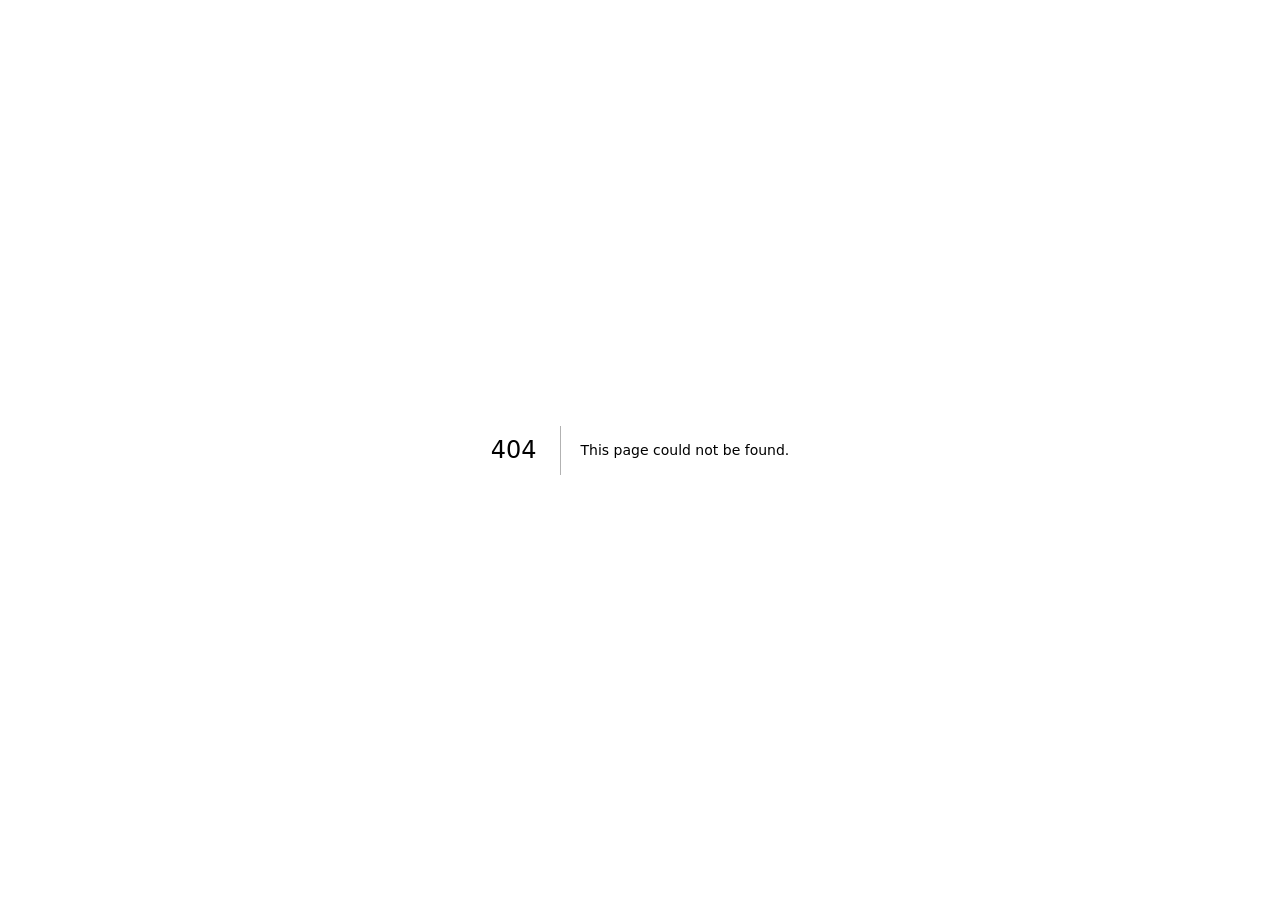
<file: 404/index.html>
<!DOCTYPE html><html lang="en" data-theme="dark" class="poppins_32f0979a-module__Bcd9Ka__variable h-full antialiased"><head><meta charSet="utf-8"/><meta name="viewport" content="width=device-width, initial-scale=1"/><link rel="stylesheet" href="/_next/static/chunks/3d_babm_mywol.css" data-precedence="next"/><link rel="preload" as="script" fetchPriority="low" href="/_next/static/chunks/2iho8jepmwwua.js"/><script src="/_next/static/chunks/3z524g4q0o21c.js" async=""></script><script src="/_next/static/chunks/3j9pm5otqxm82.js" async=""></script><script src="/_next/static/chunks/3_wzzulr35vev.js" async=""></script><script src="/_next/static/chunks/27jktro2p5rq9.js" async=""></script><script src="/_next/static/chunks/turbopack-0gem0s4x8534s.js" async=""></script><script src="/_next/static/chunks/0gnvn3o3om-96.js" async=""></script><script src="/_next/static/chunks/0vc3jbe3p5wmc.js" async=""></script><script src="/_next/static/chunks/2mveks7noepxi.js" async=""></script><script src="/_next/static/chunks/14mrh2-p_w84d.js" async=""></script><link rel="preload" href="https://www.googletagmanager.com/gtag/js?id=G-P5Y8QFQ384" as="script"/><meta name="robots" content="noindex"/><meta name="next-size-adjust" content=""/><title>404: This page could not be found.</title><title>Bikila Habtamu — Graphic Designer</title><meta name="description" content="Portfolio of Bikila Habtamu, Senior Graphic Designer at TOP Water Ethiopia."/><link rel="shortcut icon" href="/iambikilafavicon.svg"/><link rel="icon" href="/favicon.ico?favicon.1s5e18v7mxae5.ico" sizes="256x256" type="image/x-icon"/><link rel="icon" href="/iambikilafavicon.svg" type="image/svg+xml"/><script>
  try {
    var mobile = window.matchMedia("(max-width: 639px)").matches;
    var t = mobile
      ? (window.matchMedia("(prefers-color-scheme: light)").matches ? "light" : "dark")
      : localStorage.getItem("theme");
    document.documentElement.setAttribute(
      "data-theme",
      t === "light" ? "light" : "dark"
    );
  } catch (e) {}
</script><script src="/_next/static/chunks/0cz1d0mv5g_q7.js" noModule=""></script></head><body class="min-h-full flex flex-col"><div hidden=""><!--$--><!--/$--></div><div style="font-family:system-ui,&quot;Segoe UI&quot;,Roboto,Helvetica,Arial,sans-serif,&quot;Apple Color Emoji&quot;,&quot;Segoe UI Emoji&quot;;height:100vh;text-align:center;display:flex;flex-direction:column;align-items:center;justify-content:center"><div><style>body{color:#000;background:#fff;margin:0}.next-error-h1{border-right:1px solid rgba(0,0,0,.3)}@media (prefers-color-scheme:dark){body{color:#fff;background:#000}.next-error-h1{border-right:1px solid rgba(255,255,255,.3)}}</style><h1 class="next-error-h1" style="display:inline-block;margin:0 20px 0 0;padding:0 23px 0 0;font-size:24px;font-weight:500;vertical-align:top;line-height:49px">404</h1><div style="display:inline-block"><h2 style="font-size:14px;font-weight:400;line-height:49px;margin:0">This page could not be found.</h2></div></div></div><!--$--><!--/$--><div class="CustomCursor-module__sVm76G__glow" aria-hidden="true"></div><div class="CustomCursor-module__sVm76G__dot" aria-hidden="true"></div><script src="/_next/static/chunks/2iho8jepmwwua.js" id="_R_" async=""></script><script>(self.__next_f=self.__next_f||[]).push([0])</script><script>self.__next_f.push([1,"1:\"$Sreact.fragment\"\n2:I[39756,[\"/_next/static/chunks/0gnvn3o3om-96.js\",\"/_next/static/chunks/0vc3jbe3p5wmc.js\",\"/_next/static/chunks/2mveks7noepxi.js\",\"/_next/static/chunks/14mrh2-p_w84d.js\"],\"default\"]\n3:I[37457,[\"/_next/static/chunks/0gnvn3o3om-96.js\",\"/_next/static/chunks/0vc3jbe3p5wmc.js\",\"/_next/static/chunks/2mveks7noepxi.js\",\"/_next/static/chunks/14mrh2-p_w84d.js\"],\"default\"]\n4:I[51461,[\"/_next/static/chunks/0gnvn3o3om-96.js\",\"/_next/static/chunks/0vc3jbe3p5wmc.js\",\"/_next/static/chunks/2mveks7noepxi.js\",\"/_next/static/chunks/14mrh2-p_w84d.js\"],\"SmoothScroll\"]\n5:I[38100,[\"/_next/static/chunks/0gnvn3o3om-96.js\",\"/_next/static/chunks/0vc3jbe3p5wmc.js\",\"/_next/static/chunks/2mveks7noepxi.js\",\"/_next/static/chunks/14mrh2-p_w84d.js\"],\"CustomCursor\"]\n6:I[54576,[\"/_next/static/chunks/0gnvn3o3om-96.js\",\"/_next/static/chunks/0vc3jbe3p5wmc.js\",\"/_next/static/chunks/2mveks7noepxi.js\",\"/_next/static/chunks/14mrh2-p_w84d.js\"],\"GoogleAnalytics\"]\n7:I[97367,[\"/_next/static/chunks/0gnvn3o3om-96.js\",\"/_next/static/chunks/0vc3jbe3p5wmc.js\",\"/_next/static/chunks/2mveks7noepxi.js\",\"/_next/static/chunks/14mrh2-p_w84d.js\"],\"OutletBoundary\"]\n8:\"$Sreact.suspense\"\nb:I[97367,[\"/_next/static/chunks/0gnvn3o3om-96.js\",\"/_next/static/chunks/0vc3jbe3p5wmc.js\",\"/_next/static/chunks/2mveks7noepxi.js\",\"/_next/static/chunks/14mrh2-p_w84d.js\"],\"ViewportBoundary\"]\nd:I[97367,[\"/_next/static/chunks/0gnvn3o3om-96.js\",\"/_next/static/chunks/0vc3jbe3p5wmc.js\",\"/_next/static/chunks/2mveks7noepxi.js\",\"/_next/static/chunks/14mrh2-p_w84d.js\"],\"MetadataBoundary\"]\nf:I[68027,[\"/_next/static/chunks/0gnvn3o3om-96.js\",\"/_next/static/chunks/0vc3jbe3p5wmc.js\",\"/_next/static/chunks/2mveks7noepxi.js\",\"/_next/static/chunks/14mrh2-p_w84d.js\"],\"default\",1]\n:HL[\"/_next/static/chunks/3d_babm_mywol.css\",\"style\"]\n"])</script><script>self.__next_f.push([1,"0:{\"P\":null,\"c\":[\"\",\"_not-found\",\"\"],\"q\":\"\",\"i\":false,\"f\":[[[\"\",{\"children\":[\"/_not-found\",{\"children\":[\"__PAGE__\",{}]}]},\"$undefined\",\"$undefined\",16],[[\"$\",\"$1\",\"c\",{\"children\":[[[\"$\",\"link\",\"0\",{\"rel\":\"stylesheet\",\"href\":\"/_next/static/chunks/3d_babm_mywol.css\",\"precedence\":\"next\",\"crossOrigin\":\"$undefined\",\"nonce\":\"$undefined\"}],[\"$\",\"script\",\"script-0\",{\"src\":\"/_next/static/chunks/0gnvn3o3om-96.js\",\"async\":true,\"nonce\":\"$undefined\"}],[\"$\",\"script\",\"script-1\",{\"src\":\"/_next/static/chunks/0vc3jbe3p5wmc.js\",\"async\":true,\"nonce\":\"$undefined\"}],[\"$\",\"script\",\"script-2\",{\"src\":\"/_next/static/chunks/2mveks7noepxi.js\",\"async\":true,\"nonce\":\"$undefined\"}],[\"$\",\"script\",\"script-3\",{\"src\":\"/_next/static/chunks/14mrh2-p_w84d.js\",\"async\":true,\"nonce\":\"$undefined\"}]],[\"$\",\"html\",null,{\"lang\":\"en\",\"data-theme\":\"dark\",\"suppressHydrationWarning\":true,\"className\":\"poppins_32f0979a-module__Bcd9Ka__variable h-full antialiased\",\"children\":[[\"$\",\"head\",null,{\"children\":[\"$\",\"script\",null,{\"dangerouslySetInnerHTML\":{\"__html\":\"\\n  try {\\n    var mobile = window.matchMedia(\\\"(max-width: 639px)\\\").matches;\\n    var t = mobile\\n      ? (window.matchMedia(\\\"(prefers-color-scheme: light)\\\").matches ? \\\"light\\\" : \\\"dark\\\")\\n      : localStorage.getItem(\\\"theme\\\");\\n    document.documentElement.setAttribute(\\n      \\\"data-theme\\\",\\n      t === \\\"light\\\" ? \\\"light\\\" : \\\"dark\\\"\\n    );\\n  } catch (e) {}\\n\"}}]}],[\"$\",\"body\",null,{\"className\":\"min-h-full flex flex-col\",\"children\":[[\"$\",\"$L2\",null,{\"parallelRouterKey\":\"children\",\"error\":\"$undefined\",\"errorStyles\":\"$undefined\",\"errorScripts\":\"$undefined\",\"template\":[\"$\",\"$L3\",null,{}],\"templateStyles\":\"$undefined\",\"templateScripts\":\"$undefined\",\"notFound\":[[[\"$\",\"title\",null,{\"children\":\"404: This page could not be found.\"}],[\"$\",\"div\",null,{\"style\":{\"fontFamily\":\"system-ui,\\\"Segoe UI\\\",Roboto,Helvetica,Arial,sans-serif,\\\"Apple Color Emoji\\\",\\\"Segoe UI Emoji\\\"\",\"height\":\"100vh\",\"textAlign\":\"center\",\"display\":\"flex\",\"flexDirection\":\"column\",\"alignItems\":\"center\",\"justifyContent\":\"center\"},\"children\":[\"$\",\"div\",null,{\"children\":[[\"$\",\"style\",null,{\"dangerouslySetInnerHTML\":{\"__html\":\"body{color:#000;background:#fff;margin:0}.next-error-h1{border-right:1px solid rgba(0,0,0,.3)}@media (prefers-color-scheme:dark){body{color:#fff;background:#000}.next-error-h1{border-right:1px solid rgba(255,255,255,.3)}}\"}}],[\"$\",\"h1\",null,{\"className\":\"next-error-h1\",\"style\":{\"display\":\"inline-block\",\"margin\":\"0 20px 0 0\",\"padding\":\"0 23px 0 0\",\"fontSize\":24,\"fontWeight\":500,\"verticalAlign\":\"top\",\"lineHeight\":\"49px\"},\"children\":404}],[\"$\",\"div\",null,{\"style\":{\"display\":\"inline-block\"},\"children\":[\"$\",\"h2\",null,{\"style\":{\"fontSize\":14,\"fontWeight\":400,\"lineHeight\":\"49px\",\"margin\":0},\"children\":\"This page could not be found.\"}]}]]}]}]],[]],\"forbidden\":\"$undefined\",\"unauthorized\":\"$undefined\"}],[\"$\",\"$L4\",null,{}],[\"$\",\"$L5\",null,{}]]}],[\"$\",\"$L6\",null,{\"gaId\":\"G-P5Y8QFQ384\"}]]}]]}],{\"children\":[[\"$\",\"$1\",\"c\",{\"children\":[null,[\"$\",\"$L2\",null,{\"parallelRouterKey\":\"children\",\"error\":\"$undefined\",\"errorStyles\":\"$undefined\",\"errorScripts\":\"$undefined\",\"template\":[\"$\",\"$L3\",null,{}],\"templateStyles\":\"$undefined\",\"templateScripts\":\"$undefined\",\"notFound\":\"$undefined\",\"forbidden\":\"$undefined\",\"unauthorized\":\"$undefined\"}]]}],{\"children\":[[\"$\",\"$1\",\"c\",{\"children\":[[[\"$\",\"title\",null,{\"children\":\"404: This page could not be found.\"}],[\"$\",\"div\",null,{\"style\":\"$0:f:0:1:0:props:children:1:props:children:1:props:children:0:props:notFound:0:1:props:style\",\"children\":[\"$\",\"div\",null,{\"children\":[[\"$\",\"style\",null,{\"dangerouslySetInnerHTML\":{\"__html\":\"body{color:#000;background:#fff;margin:0}.next-error-h1{border-right:1px solid rgba(0,0,0,.3)}@media (prefers-color-scheme:dark){body{color:#fff;background:#000}.next-error-h1{border-right:1px solid rgba(255,255,255,.3)}}\"}}],[\"$\",\"h1\",null,{\"className\":\"next-error-h1\",\"style\":\"$0:f:0:1:0:props:children:1:props:children:1:props:children:0:props:notFound:0:1:props:children:props:children:1:props:style\",\"children\":404}],[\"$\",\"div\",null,{\"style\":\"$0:f:0:1:0:props:children:1:props:children:1:props:children:0:props:notFound:0:1:props:children:props:children:2:props:style\",\"children\":[\"$\",\"h2\",null,{\"style\":\"$0:f:0:1:0:props:children:1:props:children:1:props:children:0:props:notFound:0:1:props:children:props:children:2:props:children:props:style\",\"children\":\"This page could not be found.\"}]}]]}]}]],null,[\"$\",\"$L7\",null,{\"children\":[\"$\",\"$8\",null,{\"name\":\"Next.MetadataOutlet\",\"children\":\"$@9\"}]}]]}],{},null,false,null]},null,false,\"$@a\"]},null,false,null],[\"$\",\"$1\",\"h\",{\"children\":[[\"$\",\"meta\",null,{\"name\":\"robots\",\"content\":\"noindex\"}],[\"$\",\"$Lb\",null,{\"children\":\"$Lc\"}],[\"$\",\"div\",null,{\"hidden\":true,\"children\":[\"$\",\"$Ld\",null,{\"children\":[\"$\",\"$8\",null,{\"name\":\"Next.Metadata\",\"children\":\"$Le\"}]}]}],[\"$\",\"meta\",null,{\"name\":\"next-size-adjust\",\"content\":\"\"}]]}],false]],\"m\":\"$undefined\",\"G\":[\"$f\",[[\"$\",\"link\",\"0\",{\"rel\":\"stylesheet\",\"href\":\"/_next/static/chunks/3d_babm_mywol.css\",\"precedence\":\"next\",\"crossOrigin\":\"$undefined\",\"nonce\":\"$undefined\"}]]],\"S\":true,\"h\":null,\"s\":\"$undefined\",\"l\":\"$undefined\",\"p\":\"$undefined\",\"d\":\"$undefined\",\"b\":\"g0EtiDdQk9BMBOyPlcu3T\"}\n"])</script><script>self.__next_f.push([1,"10:[]\na:\"$W10\"\n"])</script><script>self.__next_f.push([1,"c:[[\"$\",\"meta\",\"0\",{\"charSet\":\"utf-8\"}],[\"$\",\"meta\",\"1\",{\"name\":\"viewport\",\"content\":\"width=device-width, initial-scale=1\"}]]\n"])</script><script>self.__next_f.push([1,"11:I[27201,[\"/_next/static/chunks/0gnvn3o3om-96.js\",\"/_next/static/chunks/0vc3jbe3p5wmc.js\",\"/_next/static/chunks/2mveks7noepxi.js\",\"/_next/static/chunks/14mrh2-p_w84d.js\"],\"IconMark\"]\n9:null\ne:[[\"$\",\"title\",\"0\",{\"children\":\"Bikila Habtamu — Graphic Designer\"}],[\"$\",\"meta\",\"1\",{\"name\":\"description\",\"content\":\"Portfolio of Bikila Habtamu, Senior Graphic Designer at TOP Water Ethiopia.\"}],[\"$\",\"link\",\"2\",{\"rel\":\"shortcut icon\",\"href\":\"/iambikilafavicon.svg\"}],[\"$\",\"link\",\"3\",{\"rel\":\"icon\",\"href\":\"/favicon.ico?favicon.1s5e18v7mxae5.ico\",\"sizes\":\"256x256\",\"type\":\"image/x-icon\"}],[\"$\",\"link\",\"4\",{\"rel\":\"icon\",\"href\":\"/iambikilafavicon.svg\",\"type\":\"image/svg+xml\"}],[\"$\",\"$L11\",\"5\",{}]]\n"])</script></body></html>
</file>
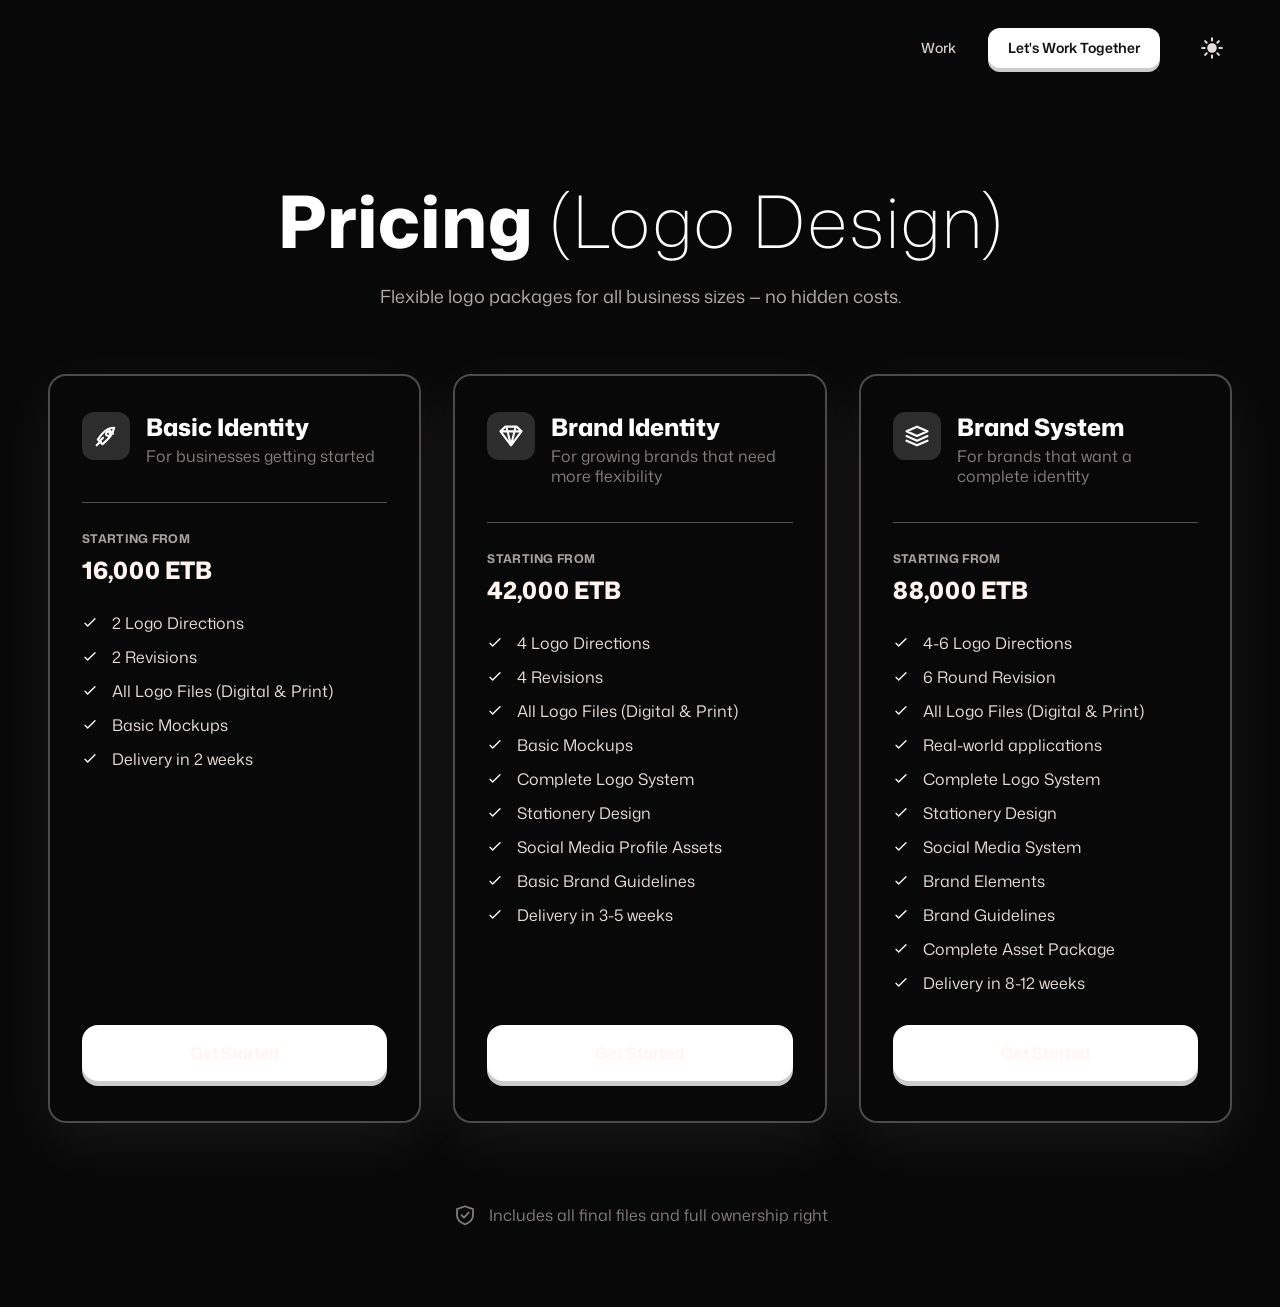
<file: pricing/index.html>
<!DOCTYPE html><html lang="en" data-theme="dark" class="poppins_32f0979a-module__Bcd9Ka__variable h-full antialiased"><head><link rel="preload" href="/_next/static/media/mona-sans-latin-wght-normal.woff2" as="font" crossorigin="" type="font/woff2"/><meta charSet="utf-8"/><meta name="viewport" content="width=device-width, initial-scale=1"/><link rel="preload" href="/_next/static/media/043b82ab31bba5a4-s.p.0c6mydv295izq.woff2" as="font" crossorigin="" type="font/woff2"/><link rel="preload" href="/_next/static/media/47fe1b7cd6e6ed85-s.p.3bh2vc0w-r-ll.woff2" as="font" crossorigin="" type="font/woff2"/><link rel="preload" href="/_next/static/media/829ba4228c966254-s.p.2mm3nq9i83l-m.woff2" as="font" crossorigin="" type="font/woff2"/><link rel="preload" href="/_next/static/media/8e6fa89aa22d24ec-s.p.2o7m9ogm38dql.woff2" as="font" crossorigin="" type="font/woff2"/><link rel="preload" href="/_next/static/media/a218039a3287bcfd-s.p.43zbiuwnnoiok.woff2" as="font" crossorigin="" type="font/woff2"/><link rel="preload" href="/_next/static/media/c875c6f5d3e977ac-s.p.1h18_wedhzk4h.woff2" as="font" crossorigin="" type="font/woff2"/><link rel="preload" href="/_next/static/media/e2334d715941921e-s.p.3o_v2fun1jzxk.woff2" as="font" crossorigin="" type="font/woff2"/><link rel="stylesheet" href="/_next/static/chunks/3d_babm_mywol.css" data-precedence="next"/><link rel="stylesheet" href="/_next/static/chunks/00uqv6n6i9rof.css" data-precedence="next"/><link rel="preload" as="script" fetchPriority="low" href="/_next/static/chunks/2iho8jepmwwua.js"/><script src="/_next/static/chunks/3z524g4q0o21c.js" async=""></script><script src="/_next/static/chunks/3j9pm5otqxm82.js" async=""></script><script src="/_next/static/chunks/3_wzzulr35vev.js" async=""></script><script src="/_next/static/chunks/27jktro2p5rq9.js" async=""></script><script src="/_next/static/chunks/turbopack-0gem0s4x8534s.js" async=""></script><script src="/_next/static/chunks/0gnvn3o3om-96.js" async=""></script><script src="/_next/static/chunks/0vc3jbe3p5wmc.js" async=""></script><script src="/_next/static/chunks/2mveks7noepxi.js" async=""></script><script src="/_next/static/chunks/14mrh2-p_w84d.js" async=""></script><script src="/_next/static/chunks/1pswipm-d_-gq.js" async=""></script><script src="/_next/static/chunks/1mo6m3dynl31m.js" async=""></script><link rel="preload" href="https://www.googletagmanager.com/gtag/js?id=G-P5Y8QFQ384" as="script"/><meta name="next-size-adjust" content=""/><title>Bikila Habtamu — Graphic Designer</title><meta name="description" content="Portfolio of Bikila Habtamu, Senior Graphic Designer at TOP Water Ethiopia."/><link rel="shortcut icon" href="/iambikilafavicon.svg"/><link rel="icon" href="/favicon.ico?favicon.1s5e18v7mxae5.ico" sizes="256x256" type="image/x-icon"/><link rel="icon" href="/iambikilafavicon.svg" type="image/svg+xml"/><script>
  try {
    var mobile = window.matchMedia("(max-width: 639px)").matches;
    var t = mobile
      ? (window.matchMedia("(prefers-color-scheme: light)").matches ? "light" : "dark")
      : localStorage.getItem("theme");
    document.documentElement.setAttribute(
      "data-theme",
      t === "light" ? "light" : "dark"
    );
  } catch (e) {}
</script><script src="/_next/static/chunks/0cz1d0mv5g_q7.js" noModule=""></script><style id="theme-icons-fix">
@font-face{font-family:'Mona Sans';font-style:normal;font-display:swap;font-weight:200 900;src:url(/_next/static/media/mona-sans-latin-wght-normal.woff2) format('woff2-variations'),url('https://cdn.jsdelivr.net/npm/@fontsource-variable/mona-sans@latest/files/mona-sans-latin-wght-normal.woff2') format('woff2-variations');unicode-range:U+0000-00FF,U+0131,U+0152-0153,U+02BB-02BC,U+02C6,U+02DA,U+02DC,U+0304,U+0308,U+0329,U+2000-206F,U+20AC,U+2122,U+2191,U+2193,U+2212,U+2215,U+FEFF,U+FFFD}@font-face{font-family:'Mona Sans';font-style:normal;font-display:swap;font-weight:200 900;src:url(/_next/static/media/mona-sans-latin-ext-wght-normal.woff2) format('woff2-variations'),url('https://cdn.jsdelivr.net/npm/@fontsource-variable/mona-sans@latest/files/mona-sans-latin-ext-wght-normal.woff2') format('woff2-variations');unicode-range:U+0100-02BA,U+02BD-02C5,U+02C7-02CC,U+02CE-02D7,U+02DD-02FF,U+0304,U+0308,U+0329,U+1D00-1DBF,U+1E00-1E9F,U+1EF2-1EFF,U+2020,U+20A0-20AB,U+20AD-20C0,U+2113,U+2C60-2C7F,U+A720-A7FF}@font-face{font-family:'Mona Sans';font-style:italic;font-display:swap;font-weight:200 900;src:url(/_next/static/media/mona-sans-latin-wght-italic.woff2) format('woff2-variations'),url('https://cdn.jsdelivr.net/npm/@fontsource-variable/mona-sans@latest/files/mona-sans-latin-wght-italic.woff2') format('woff2-variations');unicode-range:U+0000-00FF,U+0131,U+0152-0153,U+02BB-02BC,U+02C6,U+02DA,U+02DC,U+0304,U+0308,U+0329,U+2000-206F,U+20AC,U+2122,U+2191,U+2193,U+2212,U+2215,U+FEFF,U+FFFD}@font-face{font-family:'Mona Sans Variable';font-style:normal;font-display:swap;font-weight:200 900;src:url(/_next/static/media/mona-sans-latin-wght-normal.woff2) format('woff2-variations'),url('https://cdn.jsdelivr.net/npm/@fontsource-variable/mona-sans@latest/files/mona-sans-latin-wght-normal.woff2') format('woff2-variations')}
:root,:host{--font-mona:"Mona Sans", "Mona Sans Variable", -apple-system, BlinkMacSystemFont, "Segoe UI", Roboto, sans-serif;--font-poppins:var(--font-mona)!important;--font-display:var(--font-mona)!important;--font-body:var(--font-mona)!important}html,body,button,input,select,textarea,.font-display,.font-body,.poppins_32f0979a-module__Bcd9Ka__className{font-family:var(--font-mona)!important}
img[src*="sm-icons"] {
  transition: filter 0.2s ease, opacity 0.2s ease;
}
:root[data-theme="light"] img[src*="sm-icons"],
html[data-theme="light"] img[src*="sm-icons"] {
  filter: brightness(0);
}
:root[data-theme="light"] a:hover > img[src*="sm-icons"],
:root[data-theme="light"] a:hover img[src*="sm-icons"],
html[data-theme="light"] a:hover > img[src*="sm-icons"],
html[data-theme="light"] a:hover img[src*="sm-icons"] {
  opacity: 0.6;
}
:root[data-theme="dark"] a:hover > img[src*="sm-icons"],
:root[data-theme="dark"] a:hover img[src*="sm-icons"],
html[data-theme="dark"] a:hover > img[src*="sm-icons"],
html[data-theme="dark"] a:hover img[src*="sm-icons"] {
  opacity: 0.7;
}
@media (prefers-color-scheme: light) {
  :root:not([data-theme="dark"]) img[src*="sm-icons"],
  html:not([data-theme="dark"]) img[src*="sm-icons"] {
    filter: brightness(0);
  }
}
</style></head><body class="min-h-full flex flex-col"><div hidden=""><!--$--><!--/$--></div><main data-pricing-page="true" class="min-h-screen overflow-x-clip bg-background text-foreground"><nav data-pricing-nav="true" class="mx-auto flex h-24 w-full max-w-7xl items-center justify-end gap-3 px-4 text-sm font-medium text-foreground/85 sm:gap-8 sm:px-6 lg:px-12"><a class="transition-colors hover:text-brand" href="/#work">Work</a><a class="page-module__zhYoBW__navCta rounded-xl bg-brand px-3 py-2.5 font-semibold shadow-[0_4px_0_#cccccc] transition-transform hover:-translate-y-0.5 focus-visible:outline-2 focus-visible:outline-offset-2 focus-visible:outline-brand sm:px-5" href="/#contact">Let&#x27;s Work Together</a><button type="button" aria-label="Switch to light mode" class="hidden h-10 w-10 shrink-0 items-center justify-center rounded-full text-foreground/90 transition-colors hover:bg-foreground/8 hover:text-brand focus-visible:outline-2 focus-visible:outline-offset-2 focus-visible:outline-brand sm:flex"><svg stroke="currentColor" fill="currentColor" stroke-width="0" viewBox="0 0 512 512" class="h-6 w-6" height="1em" width="1em" xmlns="http://www.w3.org/2000/svg"><path d="M256 118a22 22 0 0 1-22-22V48a22 22 0 0 1 44 0v48a22 22 0 0 1-22 22m0 368a22 22 0 0 1-22-22v-48a22 22 0 0 1 44 0v48a22 22 0 0 1-22 22m113.14-321.14a22 22 0 0 1-15.56-37.55l33.94-33.94a22 22 0 0 1 31.11 31.11l-33.94 33.94a21.93 21.93 0 0 1-15.55 6.44M108.92 425.08a22 22 0 0 1-15.55-37.56l33.94-33.94a22 22 0 1 1 31.11 31.11l-33.94 33.94a21.94 21.94 0 0 1-15.56 6.45M464 278h-48a22 22 0 0 1 0-44h48a22 22 0 0 1 0 44m-368 0H48a22 22 0 0 1 0-44h48a22 22 0 0 1 0 44m307.08 147.08a21.94 21.94 0 0 1-15.56-6.45l-33.94-33.94a22 22 0 0 1 31.11-31.11l33.94 33.94a22 22 0 0 1-15.55 37.56M142.86 164.86a21.9 21.9 0 0 1-15.55-6.44l-33.94-33.94a22 22 0 0 1 31.11-31.11l33.94 33.94a22 22 0 0 1-15.56 37.55M256 358a102 102 0 1 1 102-102 102.12 102.12 0 0 1-102 102"></path></svg></button></nav><section class="mx-auto w-full max-w-7xl px-6 pb-20 pt-20 lg:px-12"><div class="text-center"><h1 data-pricing-title="true" class="font-display text-5xl leading-tight text-brand sm:text-6xl lg:text-7xl"><span class="font-extrabold">Pricing</span> <span class="font-thin">(Logo Design)</span></h1><p data-pricing-subtitle="true" class="mx-auto mt-4 max-w-4xl text-lg text-muted">Flexible logo packages for all business sizes — no hidden costs.</p></div><div data-pricing-grid="true" class="mt-16 grid items-stretch gap-8 lg:grid-cols-3"><article data-pricing-card="true" class="page-module__zhYoBW__card relative flex h-full min-h-[45rem] flex-col rounded-[18px] border-2 px-8 pb-10 pt-9"><div class="flex items-start gap-4"><div class="flex h-12 w-12 shrink-0 items-center justify-center rounded-xl bg-brand/15 text-brand"><svg viewBox="0 0 24 24" fill="none" class="h-7 w-7"><path d="M5 15c4.7-7.1 9.1-10.4 14-10-1 4.9-4.1 9.4-10 14l-4-4Z" stroke="currentColor" stroke-width="1.8" stroke-linejoin="round"></path><path d="M7.5 16.5 4 20M14 6l4 4M9.5 13.5l-2.2 2.2M12 10.2a1.8 1.8 0 1 0 0-.1Z" stroke="currentColor" stroke-width="1.8" stroke-linecap="round"></path></svg></div><div><h2 class="font-display text-2xl font-extrabold leading-tight text-brand">Basic Identity</h2><p class="mt-1 max-w-[15rem] text-base leading-tight text-foreground/50">For businesses getting started</p></div></div><div class="mt-9 h-px w-full bg-foreground/30"></div><div class="mt-7"><p class="text-xs font-bold uppercase tracking-wide text-foreground/65">Starting from</p><p class="mt-2 text-2xl font-extrabold leading-tight text-foreground">16,000 ETB</p></div><ul class="mt-7 space-y-3.5 text-base leading-tight text-foreground/90"><li data-pricing-feature="true" class="flex gap-3.5"><svg viewBox="0 0 24 24" fill="none" class="mt-0.5 h-4 w-4 shrink-0 text-brand"><path d="m4.5 12.5 4 4 11-11" stroke="currentColor" stroke-width="2" stroke-linecap="round" stroke-linejoin="round"></path></svg><span>2 Logo Directions</span></li><li data-pricing-feature="true" class="flex gap-3.5"><svg viewBox="0 0 24 24" fill="none" class="mt-0.5 h-4 w-4 shrink-0 text-brand"><path d="m4.5 12.5 4 4 11-11" stroke="currentColor" stroke-width="2" stroke-linecap="round" stroke-linejoin="round"></path></svg><span>2 Revisions</span></li><li data-pricing-feature="true" class="flex gap-3.5"><svg viewBox="0 0 24 24" fill="none" class="mt-0.5 h-4 w-4 shrink-0 text-brand"><path d="m4.5 12.5 4 4 11-11" stroke="currentColor" stroke-width="2" stroke-linecap="round" stroke-linejoin="round"></path></svg><span>All Logo Files (Digital &amp; Print)</span></li><li data-pricing-feature="true" class="flex gap-3.5"><svg viewBox="0 0 24 24" fill="none" class="mt-0.5 h-4 w-4 shrink-0 text-brand"><path d="m4.5 12.5 4 4 11-11" stroke="currentColor" stroke-width="2" stroke-linecap="round" stroke-linejoin="round"></path></svg><span>Basic Mockups</span></li><li data-pricing-feature="true" class="flex gap-3.5"><svg viewBox="0 0 24 24" fill="none" class="mt-0.5 h-4 w-4 shrink-0 text-brand"><path d="m4.5 12.5 4 4 11-11" stroke="currentColor" stroke-width="2" stroke-linecap="round" stroke-linejoin="round"></path></svg><span>Delivery in 2 weeks</span></li></ul><div class="mt-auto pt-8"><a data-cursor-magnetic="true" class="inline-flex h-14 w-full items-center justify-center rounded-2xl bg-brand text-base font-semibold text-foreground shadow-[0_5px_0_#cccccc] transition-transform hover:-translate-y-0.5 focus-visible:outline-2 focus-visible:outline-offset-2 focus-visible:outline-brand" href="/#contact">Get Started</a></div></article><article data-pricing-card="true" class="page-module__zhYoBW__card relative flex h-full min-h-[45rem] flex-col rounded-[18px] border-2 px-8 pb-10 pt-9"><div class="flex items-start gap-4"><div class="flex h-12 w-12 shrink-0 items-center justify-center rounded-xl bg-brand/15 text-brand"><svg viewBox="0 0 24 24" fill="none" class="h-7 w-7"><path d="m3 8 4-4h10l4 4-9 12L3 8Z" stroke="currentColor" stroke-width="1.8" stroke-linejoin="round"></path><path d="M3 8h18M8 4l4 16 4-16" stroke="currentColor" stroke-width="1.8"></path></svg></div><div><h2 class="font-display text-2xl font-extrabold leading-tight text-brand">Brand Identity</h2><p class="mt-1 max-w-[15rem] text-base leading-tight text-foreground/50">For growing brands that need more flexibility</p></div></div><div class="mt-9 h-px w-full bg-foreground/30"></div><div class="mt-7"><p class="text-xs font-bold uppercase tracking-wide text-foreground/65">Starting from</p><p class="mt-2 text-2xl font-extrabold leading-tight text-foreground">42,000 ETB</p></div><ul class="mt-7 space-y-3.5 text-base leading-tight text-foreground/90"><li data-pricing-feature="true" class="flex gap-3.5"><svg viewBox="0 0 24 24" fill="none" class="mt-0.5 h-4 w-4 shrink-0 text-brand"><path d="m4.5 12.5 4 4 11-11" stroke="currentColor" stroke-width="2" stroke-linecap="round" stroke-linejoin="round"></path></svg><span>4 Logo Directions</span></li><li data-pricing-feature="true" class="flex gap-3.5"><svg viewBox="0 0 24 24" fill="none" class="mt-0.5 h-4 w-4 shrink-0 text-brand"><path d="m4.5 12.5 4 4 11-11" stroke="currentColor" stroke-width="2" stroke-linecap="round" stroke-linejoin="round"></path></svg><span>4 Revisions</span></li><li data-pricing-feature="true" class="flex gap-3.5"><svg viewBox="0 0 24 24" fill="none" class="mt-0.5 h-4 w-4 shrink-0 text-brand"><path d="m4.5 12.5 4 4 11-11" stroke="currentColor" stroke-width="2" stroke-linecap="round" stroke-linejoin="round"></path></svg><span>All Logo Files (Digital &amp; Print)</span></li><li data-pricing-feature="true" class="flex gap-3.5"><svg viewBox="0 0 24 24" fill="none" class="mt-0.5 h-4 w-4 shrink-0 text-brand"><path d="m4.5 12.5 4 4 11-11" stroke="currentColor" stroke-width="2" stroke-linecap="round" stroke-linejoin="round"></path></svg><span>Basic Mockups</span></li><li data-pricing-feature="true" class="flex gap-3.5"><svg viewBox="0 0 24 24" fill="none" class="mt-0.5 h-4 w-4 shrink-0 text-brand"><path d="m4.5 12.5 4 4 11-11" stroke="currentColor" stroke-width="2" stroke-linecap="round" stroke-linejoin="round"></path></svg><span>Complete Logo System</span></li><li data-pricing-feature="true" class="flex gap-3.5"><svg viewBox="0 0 24 24" fill="none" class="mt-0.5 h-4 w-4 shrink-0 text-brand"><path d="m4.5 12.5 4 4 11-11" stroke="currentColor" stroke-width="2" stroke-linecap="round" stroke-linejoin="round"></path></svg><span>Stationery Design</span></li><li data-pricing-feature="true" class="flex gap-3.5"><svg viewBox="0 0 24 24" fill="none" class="mt-0.5 h-4 w-4 shrink-0 text-brand"><path d="m4.5 12.5 4 4 11-11" stroke="currentColor" stroke-width="2" stroke-linecap="round" stroke-linejoin="round"></path></svg><span>Social Media Profile Assets</span></li><li data-pricing-feature="true" class="flex gap-3.5"><svg viewBox="0 0 24 24" fill="none" class="mt-0.5 h-4 w-4 shrink-0 text-brand"><path d="m4.5 12.5 4 4 11-11" stroke="currentColor" stroke-width="2" stroke-linecap="round" stroke-linejoin="round"></path></svg><span>Basic Brand Guidelines</span></li><li data-pricing-feature="true" class="flex gap-3.5"><svg viewBox="0 0 24 24" fill="none" class="mt-0.5 h-4 w-4 shrink-0 text-brand"><path d="m4.5 12.5 4 4 11-11" stroke="currentColor" stroke-width="2" stroke-linecap="round" stroke-linejoin="round"></path></svg><span>Delivery in 3-5 weeks</span></li></ul><div class="mt-auto pt-8"><a data-cursor-magnetic="true" class="inline-flex h-14 w-full items-center justify-center rounded-2xl bg-brand text-base font-semibold text-foreground shadow-[0_5px_0_#cccccc] transition-transform hover:-translate-y-0.5 focus-visible:outline-2 focus-visible:outline-offset-2 focus-visible:outline-brand" href="/#contact">Get Started</a></div></article><article data-pricing-card="true" class="page-module__zhYoBW__card relative flex h-full min-h-[45rem] flex-col rounded-[18px] border-2 px-8 pb-10 pt-9"><div class="flex items-start gap-4"><div class="flex h-12 w-12 shrink-0 items-center justify-center rounded-xl bg-brand/15 text-brand"><svg viewBox="0 0 24 24" fill="none" class="h-7 w-7"><path d="m12 4 9 4-9 4-9-4 9-4ZM3 12l9 4 9-4M3 16l9 4 9-4" stroke="currentColor" stroke-width="1.8" stroke-linecap="round" stroke-linejoin="round"></path></svg></div><div><h2 class="font-display text-2xl font-extrabold leading-tight text-brand">Brand System</h2><p class="mt-1 max-w-[15rem] text-base leading-tight text-foreground/50">For brands that want a complete identity</p></div></div><div class="mt-9 h-px w-full bg-foreground/30"></div><div class="mt-7"><p class="text-xs font-bold uppercase tracking-wide text-foreground/65">Starting from</p><p class="mt-2 text-2xl font-extrabold leading-tight text-foreground">88,000 ETB</p></div><ul class="mt-7 space-y-3.5 text-base leading-tight text-foreground/90"><li data-pricing-feature="true" class="flex gap-3.5"><svg viewBox="0 0 24 24" fill="none" class="mt-0.5 h-4 w-4 shrink-0 text-brand"><path d="m4.5 12.5 4 4 11-11" stroke="currentColor" stroke-width="2" stroke-linecap="round" stroke-linejoin="round"></path></svg><span>4-6 Logo Directions</span></li><li data-pricing-feature="true" class="flex gap-3.5"><svg viewBox="0 0 24 24" fill="none" class="mt-0.5 h-4 w-4 shrink-0 text-brand"><path d="m4.5 12.5 4 4 11-11" stroke="currentColor" stroke-width="2" stroke-linecap="round" stroke-linejoin="round"></path></svg><span>6 Round Revision</span></li><li data-pricing-feature="true" class="flex gap-3.5"><svg viewBox="0 0 24 24" fill="none" class="mt-0.5 h-4 w-4 shrink-0 text-brand"><path d="m4.5 12.5 4 4 11-11" stroke="currentColor" stroke-width="2" stroke-linecap="round" stroke-linejoin="round"></path></svg><span>All Logo Files (Digital &amp; Print)</span></li><li data-pricing-feature="true" class="flex gap-3.5"><svg viewBox="0 0 24 24" fill="none" class="mt-0.5 h-4 w-4 shrink-0 text-brand"><path d="m4.5 12.5 4 4 11-11" stroke="currentColor" stroke-width="2" stroke-linecap="round" stroke-linejoin="round"></path></svg><span>Real-world applications</span></li><li data-pricing-feature="true" class="flex gap-3.5"><svg viewBox="0 0 24 24" fill="none" class="mt-0.5 h-4 w-4 shrink-0 text-brand"><path d="m4.5 12.5 4 4 11-11" stroke="currentColor" stroke-width="2" stroke-linecap="round" stroke-linejoin="round"></path></svg><span>Complete Logo System</span></li><li data-pricing-feature="true" class="flex gap-3.5"><svg viewBox="0 0 24 24" fill="none" class="mt-0.5 h-4 w-4 shrink-0 text-brand"><path d="m4.5 12.5 4 4 11-11" stroke="currentColor" stroke-width="2" stroke-linecap="round" stroke-linejoin="round"></path></svg><span>Stationery Design</span></li><li data-pricing-feature="true" class="flex gap-3.5"><svg viewBox="0 0 24 24" fill="none" class="mt-0.5 h-4 w-4 shrink-0 text-brand"><path d="m4.5 12.5 4 4 11-11" stroke="currentColor" stroke-width="2" stroke-linecap="round" stroke-linejoin="round"></path></svg><span>Social Media System</span></li><li data-pricing-feature="true" class="flex gap-3.5"><svg viewBox="0 0 24 24" fill="none" class="mt-0.5 h-4 w-4 shrink-0 text-brand"><path d="m4.5 12.5 4 4 11-11" stroke="currentColor" stroke-width="2" stroke-linecap="round" stroke-linejoin="round"></path></svg><span>Brand Elements</span></li><li data-pricing-feature="true" class="flex gap-3.5"><svg viewBox="0 0 24 24" fill="none" class="mt-0.5 h-4 w-4 shrink-0 text-brand"><path d="m4.5 12.5 4 4 11-11" stroke="currentColor" stroke-width="2" stroke-linecap="round" stroke-linejoin="round"></path></svg><span>Brand Guidelines</span></li><li data-pricing-feature="true" class="flex gap-3.5"><svg viewBox="0 0 24 24" fill="none" class="mt-0.5 h-4 w-4 shrink-0 text-brand"><path d="m4.5 12.5 4 4 11-11" stroke="currentColor" stroke-width="2" stroke-linecap="round" stroke-linejoin="round"></path></svg><span>Complete Asset Package</span></li><li data-pricing-feature="true" class="flex gap-3.5"><svg viewBox="0 0 24 24" fill="none" class="mt-0.5 h-4 w-4 shrink-0 text-brand"><path d="m4.5 12.5 4 4 11-11" stroke="currentColor" stroke-width="2" stroke-linecap="round" stroke-linejoin="round"></path></svg><span>Delivery in 8-12 weeks</span></li></ul><div class="mt-auto pt-8"><a data-cursor-magnetic="true" class="inline-flex h-14 w-full items-center justify-center rounded-2xl bg-brand text-base font-semibold text-foreground shadow-[0_5px_0_#cccccc] transition-transform hover:-translate-y-0.5 focus-visible:outline-2 focus-visible:outline-offset-2 focus-visible:outline-brand" href="/#contact">Get Started</a></div></article></div><div data-pricing-assurance="true" class="mt-20 flex items-center justify-center gap-3 text-center text-base text-foreground/50"><svg viewBox="0 0 24 24" fill="none" class="h-6 w-6 shrink-0"><path d="M12 3.2 20 6v6.3c0 4.5-3.2 7.4-8 9-4.8-1.6-8-4.5-8-9V6l8-2.8Z" stroke="currentColor" stroke-width="1.8" stroke-linejoin="round"></path><path d="m8.5 12.1 2.4 2.4 4.8-5" stroke="currentColor" stroke-width="1.8" stroke-linecap="round" stroke-linejoin="round"></path></svg><p>Includes all final files and full ownership right</p></div></section></main><!--$--><!--/$--><div class="CustomCursor-module__sVm76G__glow" aria-hidden="true"></div><div class="CustomCursor-module__sVm76G__dot" aria-hidden="true"></div><script src="/_next/static/chunks/2iho8jepmwwua.js" id="_R_" async=""></script><script>(self.__next_f=self.__next_f||[]).push([0])</script><script>self.__next_f.push([1,"1:\"$Sreact.fragment\"\n2:I[39756,[\"/_next/static/chunks/0gnvn3o3om-96.js\",\"/_next/static/chunks/0vc3jbe3p5wmc.js\",\"/_next/static/chunks/2mveks7noepxi.js\",\"/_next/static/chunks/14mrh2-p_w84d.js\"],\"default\"]\n3:I[37457,[\"/_next/static/chunks/0gnvn3o3om-96.js\",\"/_next/static/chunks/0vc3jbe3p5wmc.js\",\"/_next/static/chunks/2mveks7noepxi.js\",\"/_next/static/chunks/14mrh2-p_w84d.js\"],\"default\"]\n4:I[51461,[\"/_next/static/chunks/0gnvn3o3om-96.js\",\"/_next/static/chunks/0vc3jbe3p5wmc.js\",\"/_next/static/chunks/2mveks7noepxi.js\",\"/_next/static/chunks/14mrh2-p_w84d.js\"],\"SmoothScroll\"]\n5:I[38100,[\"/_next/static/chunks/0gnvn3o3om-96.js\",\"/_next/static/chunks/0vc3jbe3p5wmc.js\",\"/_next/static/chunks/2mveks7noepxi.js\",\"/_next/static/chunks/14mrh2-p_w84d.js\"],\"CustomCursor\"]\n6:I[54576,[\"/_next/static/chunks/0gnvn3o3om-96.js\",\"/_next/static/chunks/0vc3jbe3p5wmc.js\",\"/_next/static/chunks/2mveks7noepxi.js\",\"/_next/static/chunks/14mrh2-p_w84d.js\"],\"GoogleAnalytics\"]\n7:I[45513,[\"/_next/static/chunks/0gnvn3o3om-96.js\",\"/_next/static/chunks/0vc3jbe3p5wmc.js\",\"/_next/static/chunks/2mveks7noepxi.js\",\"/_next/static/chunks/14mrh2-p_w84d.js\",\"/_next/static/chunks/1pswipm-d_-gq.js\",\"/_next/static/chunks/1mo6m3dynl31m.js\"],\"PricingMotion\"]\n8:I[22016,[\"/_next/static/chunks/0gnvn3o3om-96.js\",\"/_next/static/chunks/0vc3jbe3p5wmc.js\",\"/_next/static/chunks/2mveks7noepxi.js\",\"/_next/static/chunks/14mrh2-p_w84d.js\",\"/_next/static/chunks/1pswipm-d_-gq.js\",\"/_next/static/chunks/1mo6m3dynl31m.js\"],\"\"]\n9:I[81929,[\"/_next/static/chunks/0gnvn3o3om-96.js\",\"/_next/static/chunks/0vc3jbe3p5wmc.js\",\"/_next/static/chunks/2mveks7noepxi.js\",\"/_next/static/chunks/14mrh2-p_w84d.js\",\"/_next/static/chunks/1pswipm-d_-gq.js\",\"/_next/static/chunks/1mo6m3dynl31m.js\"],\"PricingThemeToggle\"]\n12:I[68027,[\"/_next/static/chunks/0gnvn3o3om-96.js\",\"/_next/static/chunks/0vc3jbe3p5wmc.js\",\"/_next/static/chunks/2mveks7noepxi.js\",\"/_next/static/chunks/14mrh2-p_w84d.js\"],\"default\",1]\n:HL[\"/_next/static/chunks/3d_babm_mywol.css\",\"style\"]\n:HL[\"/_next/static/media/043b82ab31bba5a4-s.p.0c6mydv295izq.woff2\",\"font\",{\"crossOrigin\":\"\",\"type\":\"font/woff2\"}]\n:HL[\"/_next/static/media/47fe1b7cd6e6ed85-s.p.3bh2vc0w-r-ll.woff2\",\"font\",{\"crossOrigin\":\"\",\"type\":\"font/woff2\"}]\n:HL[\"/_next/static/media/829ba4228c966254-s.p.2mm3nq9i83l-m.woff2\",\"font\",{\"crossOrigin\":\"\",\"type\":\"font/woff2\"}]\n:HL[\"/_next/static/media/8e6fa89aa22d24ec-s.p.2o7m9ogm38dql.woff2\",\"font\",{\"crossOrigin\":\"\",\"type\":\"font/woff2\"}]\n:HL[\"/_next/static/media/a218039a3287bcfd-s.p.43zbiuwnnoiok.woff2\",\"font\",{\"crossOrigin\":\"\",\"type\":\"font/woff2\"}]\n:HL[\"/_next/static/media/c875c6f5d3e977ac-s.p.1h18_wedhzk4h.woff2\",\"font\",{\"crossOrigin\":\"\",\"type\":\"font/woff2\"}]\n:HL[\"/_next/static/media/e2334d715941921e-s.p.3o_v2fun1jzxk.woff2\",\"font\",{\"crossOrigin\":\"\",\"type\":\"font/woff2\"}]\n:HL[\"/_next/static/chunks/00uqv6n6i9rof.css\",\"style\"]\n"])</script><script>self.__next_f.push([1,"0:{\"P\":null,\"c\":[\"\",\"pricing\",\"\"],\"q\":\"\",\"i\":false,\"f\":[[[\"\",{\"children\":[\"pricing\",{\"children\":[\"__PAGE__\",{}]}]},\"$undefined\",\"$undefined\",16],[[\"$\",\"$1\",\"c\",{\"children\":[[[\"$\",\"link\",\"0\",{\"rel\":\"stylesheet\",\"href\":\"/_next/static/chunks/3d_babm_mywol.css\",\"precedence\":\"next\",\"crossOrigin\":\"$undefined\",\"nonce\":\"$undefined\"}],[\"$\",\"script\",\"script-0\",{\"src\":\"/_next/static/chunks/0gnvn3o3om-96.js\",\"async\":true,\"nonce\":\"$undefined\"}],[\"$\",\"script\",\"script-1\",{\"src\":\"/_next/static/chunks/0vc3jbe3p5wmc.js\",\"async\":true,\"nonce\":\"$undefined\"}],[\"$\",\"script\",\"script-2\",{\"src\":\"/_next/static/chunks/2mveks7noepxi.js\",\"async\":true,\"nonce\":\"$undefined\"}],[\"$\",\"script\",\"script-3\",{\"src\":\"/_next/static/chunks/14mrh2-p_w84d.js\",\"async\":true,\"nonce\":\"$undefined\"}]],[\"$\",\"html\",null,{\"lang\":\"en\",\"data-theme\":\"dark\",\"suppressHydrationWarning\":true,\"className\":\"poppins_32f0979a-module__Bcd9Ka__variable h-full antialiased\",\"children\":[[\"$\",\"head\",null,{\"children\":[\"$\",\"script\",null,{\"dangerouslySetInnerHTML\":{\"__html\":\"\\n  try {\\n    var mobile = window.matchMedia(\\\"(max-width: 639px)\\\").matches;\\n    var t = mobile\\n      ? (window.matchMedia(\\\"(prefers-color-scheme: light)\\\").matches ? \\\"light\\\" : \\\"dark\\\")\\n      : localStorage.getItem(\\\"theme\\\");\\n    document.documentElement.setAttribute(\\n      \\\"data-theme\\\",\\n      t === \\\"light\\\" ? \\\"light\\\" : \\\"dark\\\"\\n    );\\n  } catch (e) {}\\n\"}}]}],[\"$\",\"body\",null,{\"className\":\"min-h-full flex flex-col\",\"children\":[[\"$\",\"$L2\",null,{\"parallelRouterKey\":\"children\",\"error\":\"$undefined\",\"errorStyles\":\"$undefined\",\"errorScripts\":\"$undefined\",\"template\":[\"$\",\"$L3\",null,{}],\"templateStyles\":\"$undefined\",\"templateScripts\":\"$undefined\",\"notFound\":[[[\"$\",\"title\",null,{\"children\":\"404: This page could not be found.\"}],[\"$\",\"div\",null,{\"style\":{\"fontFamily\":\"system-ui,\\\"Segoe UI\\\",Roboto,Helvetica,Arial,sans-serif,\\\"Apple Color Emoji\\\",\\\"Segoe UI Emoji\\\"\",\"height\":\"100vh\",\"textAlign\":\"center\",\"display\":\"flex\",\"flexDirection\":\"column\",\"alignItems\":\"center\",\"justifyContent\":\"center\"},\"children\":[\"$\",\"div\",null,{\"children\":[[\"$\",\"style\",null,{\"dangerouslySetInnerHTML\":{\"__html\":\"body{color:#000;background:#fff;margin:0}.next-error-h1{border-right:1px solid rgba(0,0,0,.3)}@media (prefers-color-scheme:dark){body{color:#fff;background:#000}.next-error-h1{border-right:1px solid rgba(255,255,255,.3)}}\"}}],[\"$\",\"h1\",null,{\"className\":\"next-error-h1\",\"style\":{\"display\":\"inline-block\",\"margin\":\"0 20px 0 0\",\"padding\":\"0 23px 0 0\",\"fontSize\":24,\"fontWeight\":500,\"verticalAlign\":\"top\",\"lineHeight\":\"49px\"},\"children\":404}],[\"$\",\"div\",null,{\"style\":{\"display\":\"inline-block\"},\"children\":[\"$\",\"h2\",null,{\"style\":{\"fontSize\":14,\"fontWeight\":400,\"lineHeight\":\"49px\",\"margin\":0},\"children\":\"This page could not be found.\"}]}]]}]}]],[]],\"forbidden\":\"$undefined\",\"unauthorized\":\"$undefined\"}],[\"$\",\"$L4\",null,{}],[\"$\",\"$L5\",null,{}]]}],[\"$\",\"$L6\",null,{\"gaId\":\"G-P5Y8QFQ384\"}]]}]]}],{\"children\":[[\"$\",\"$1\",\"c\",{\"children\":[null,[\"$\",\"$L2\",null,{\"parallelRouterKey\":\"children\",\"error\":\"$undefined\",\"errorStyles\":\"$undefined\",\"errorScripts\":\"$undefined\",\"template\":[\"$\",\"$L3\",null,{}],\"templateStyles\":\"$undefined\",\"templateScripts\":\"$undefined\",\"notFound\":\"$undefined\",\"forbidden\":\"$undefined\",\"unauthorized\":\"$undefined\"}]]}],{\"children\":[[\"$\",\"$1\",\"c\",{\"children\":[[\"$\",\"main\",null,{\"data-pricing-page\":true,\"className\":\"min-h-screen overflow-x-clip bg-background text-foreground\",\"children\":[[\"$\",\"$L7\",null,{}],[\"$\",\"nav\",null,{\"data-pricing-nav\":true,\"className\":\"mx-auto flex h-24 w-full max-w-7xl items-center justify-end gap-3 px-4 text-sm font-medium text-foreground/85 sm:gap-8 sm:px-6 lg:px-12\",\"children\":[[\"$\",\"$L8\",null,{\"href\":\"/#work\",\"className\":\"transition-colors hover:text-brand\",\"children\":\"Work\"}],[\"$\",\"$L8\",null,{\"href\":\"/#contact\",\"className\":\"page-module__zhYoBW__navCta rounded-xl bg-brand px-3 py-2.5 font-semibold shadow-[0_4px_0_#cccccc] transition-transform hover:-translate-y-0.5 focus-visible:outline-2 focus-visible:outline-offset-2 focus-visible:outline-brand sm:px-5\",\"children\":\"Let's Work Together\"}],[\"$\",\"$L9\",null,{}]]}],[\"$\",\"section\",null,{\"className\":\"mx-auto w-full max-w-7xl px-6 pb-20 pt-20 lg:px-12\",\"children\":[[\"$\",\"div\",null,{\"className\":\"text-center\",\"children\":[[\"$\",\"h1\",null,{\"data-pricing-title\":true,\"className\":\"font-display text-5xl leading-tight text-brand sm:text-6xl lg:text-7xl\",\"children\":[[\"$\",\"span\",null,{\"className\":\"font-extrabold\",\"children\":\"Pricing\"}],\" \",[\"$\",\"span\",null,{\"className\":\"font-thin\",\"children\":\"(Logo Design)\"}]]}],[\"$\",\"p\",null,{\"data-pricing-subtitle\":true,\"className\":\"mx-auto mt-4 max-w-4xl text-lg text-muted\",\"children\":\"Flexible logo packages for all business sizes — no hidden costs.\"}]]}],\"$La\",\"$Lb\"]}]]}],[\"$Lc\",\"$Ld\",\"$Le\"],\"$Lf\"]}],{},null,false,null]},null,false,\"$@10\"]},null,false,null],\"$L11\",false]],\"m\":\"$undefined\",\"G\":[\"$12\",[\"$L13\"]],\"S\":true,\"h\":null,\"s\":\"$undefined\",\"l\":\"$undefined\",\"p\":\"$undefined\",\"d\":\"$undefined\",\"b\":\"g0EtiDdQk9BMBOyPlcu3T\"}\n"])</script><script>self.__next_f.push([1,"1a:I[97367,[\"/_next/static/chunks/0gnvn3o3om-96.js\",\"/_next/static/chunks/0vc3jbe3p5wmc.js\",\"/_next/static/chunks/2mveks7noepxi.js\",\"/_next/static/chunks/14mrh2-p_w84d.js\"],\"OutletBoundary\"]\n1b:\"$Sreact.suspense\"\n1e:I[97367,[\"/_next/static/chunks/0gnvn3o3om-96.js\",\"/_next/static/chunks/0vc3jbe3p5wmc.js\",\"/_next/static/chunks/2mveks7noepxi.js\",\"/_next/static/chunks/14mrh2-p_w84d.js\"],\"ViewportBoundary\"]\n20:I[97367,[\"/_next/static/chunks/0gnvn3o3om-96.js\",\"/_next/static/chunks/0vc3jbe3p5wmc.js\",\"/_next/static/chunks/2mveks7noepxi.js\",\"/_next/static/chunks/14mrh2-p_w84d.js\"],\"MetadataBoundary\"]\n"])</script><script>self.__next_f.push([1,"a:[\"$\",\"div\",null,{\"data-pricing-grid\":true,\"className\":\"mt-16 grid items-stretch gap-8 lg:grid-cols-3\",\"children\":[[\"$\",\"article\",\"Basic Identity\",{\"data-pricing-card\":true,\"className\":\"page-module__zhYoBW__card relative flex h-full min-h-[45rem] flex-col rounded-[18px] border-2 px-8 pb-10 pt-9\",\"children\":[[\"$\",\"div\",null,{\"className\":\"flex items-start gap-4\",\"children\":[[\"$\",\"div\",null,{\"className\":\"flex h-12 w-12 shrink-0 items-center justify-center rounded-xl bg-brand/15 text-brand\",\"children\":[\"$\",\"svg\",null,{\"viewBox\":\"0 0 24 24\",\"fill\":\"none\",\"className\":\"h-7 w-7\",\"children\":[[\"$\",\"path\",null,{\"d\":\"M5 15c4.7-7.1 9.1-10.4 14-10-1 4.9-4.1 9.4-10 14l-4-4Z\",\"stroke\":\"currentColor\",\"strokeWidth\":\"1.8\",\"strokeLinejoin\":\"round\"}],[\"$\",\"path\",null,{\"d\":\"M7.5 16.5 4 20M14 6l4 4M9.5 13.5l-2.2 2.2M12 10.2a1.8 1.8 0 1 0 0-.1Z\",\"stroke\":\"currentColor\",\"strokeWidth\":\"1.8\",\"strokeLinecap\":\"round\"}]]}]}],[\"$\",\"div\",null,{\"children\":[[\"$\",\"h2\",null,{\"className\":\"font-display text-2xl font-extrabold leading-tight text-brand\",\"children\":\"Basic Identity\"}],[\"$\",\"p\",null,{\"className\":\"mt-1 max-w-[15rem] text-base leading-tight text-foreground/50\",\"children\":\"For businesses getting started\"}]]}]]}],[\"$\",\"div\",null,{\"className\":\"mt-9 h-px w-full bg-foreground/30\"}],[\"$\",\"div\",null,{\"className\":\"mt-7\",\"children\":[[\"$\",\"p\",null,{\"className\":\"text-xs font-bold uppercase tracking-wide text-foreground/65\",\"children\":\"Starting from\"}],[\"$\",\"p\",null,{\"className\":\"mt-2 text-2xl font-extrabold leading-tight text-foreground\",\"children\":\"16,000 ETB\"}]]}],[\"$\",\"ul\",null,{\"className\":\"mt-7 space-y-3.5 text-base leading-tight text-foreground/90\",\"children\":[[\"$\",\"li\",\"2 Logo Directions\",{\"data-pricing-feature\":true,\"className\":\"flex gap-3.5\",\"children\":[[\"$\",\"svg\",null,{\"viewBox\":\"0 0 24 24\",\"fill\":\"none\",\"className\":\"mt-0.5 h-4 w-4 shrink-0 text-brand\",\"children\":[\"$\",\"path\",null,{\"d\":\"m4.5 12.5 4 4 11-11\",\"stroke\":\"currentColor\",\"strokeWidth\":\"2\",\"strokeLinecap\":\"round\",\"strokeLinejoin\":\"round\"}]}],[\"$\",\"span\",null,{\"children\":\"2 Logo Directions\"}]]}],[\"$\",\"li\",\"2 Revisions\",{\"data-pricing-feature\":true,\"className\":\"flex gap-3.5\",\"children\":[[\"$\",\"svg\",null,{\"viewBox\":\"0 0 24 24\",\"fill\":\"none\",\"className\":\"mt-0.5 h-4 w-4 shrink-0 text-brand\",\"children\":[\"$\",\"path\",null,{\"d\":\"m4.5 12.5 4 4 11-11\",\"stroke\":\"currentColor\",\"strokeWidth\":\"2\",\"strokeLinecap\":\"round\",\"strokeLinejoin\":\"round\"}]}],[\"$\",\"span\",null,{\"children\":\"2 Revisions\"}]]}],[\"$\",\"li\",\"All Logo Files (Digital \u0026 Print)\",{\"data-pricing-feature\":true,\"className\":\"flex gap-3.5\",\"children\":[[\"$\",\"svg\",null,{\"viewBox\":\"0 0 24 24\",\"fill\":\"none\",\"className\":\"mt-0.5 h-4 w-4 shrink-0 text-brand\",\"children\":[\"$\",\"path\",null,{\"d\":\"m4.5 12.5 4 4 11-11\",\"stroke\":\"currentColor\",\"strokeWidth\":\"2\",\"strokeLinecap\":\"round\",\"strokeLinejoin\":\"round\"}]}],[\"$\",\"span\",null,{\"children\":\"All Logo Files (Digital \u0026 Print)\"}]]}],[\"$\",\"li\",\"Basic Mockups\",{\"data-pricing-feature\":true,\"className\":\"flex gap-3.5\",\"children\":[[\"$\",\"svg\",null,{\"viewBox\":\"0 0 24 24\",\"fill\":\"none\",\"className\":\"mt-0.5 h-4 w-4 shrink-0 text-brand\",\"children\":[\"$\",\"path\",null,{\"d\":\"m4.5 12.5 4 4 11-11\",\"stroke\":\"currentColor\",\"strokeWidth\":\"2\",\"strokeLinecap\":\"round\",\"strokeLinejoin\":\"round\"}]}],[\"$\",\"span\",null,{\"children\":\"Basic Mockups\"}]]}],[\"$\",\"li\",\"Delivery in 2 weeks\",{\"data-pricing-feature\":true,\"className\":\"flex gap-3.5\",\"children\":[[\"$\",\"svg\",null,{\"viewBox\":\"0 0 24 24\",\"fill\":\"none\",\"className\":\"mt-0.5 h-4 w-4 shrink-0 text-brand\",\"children\":[\"$\",\"path\",null,{\"d\":\"m4.5 12.5 4 4 11-11\",\"stroke\":\"currentColor\",\"strokeWidth\":\"2\",\"strokeLinecap\":\"round\",\"strokeLinejoin\":\"round\"}]}],[\"$\",\"span\",null,{\"children\":\"Delivery in 2 weeks\"}]]}]]}],[\"$\",\"div\",null,{\"className\":\"mt-auto pt-8\",\"children\":[\"$\",\"$L8\",null,{\"href\":\"/#contact\",\"data-cursor-magnetic\":\"true\",\"className\":\"inline-flex h-14 w-full items-center justify-center rounded-2xl bg-brand text-base font-semibold text-foreground shadow-[0_5px_0_#cccccc] transition-transform hover:-translate-y-0.5 focus-visible:outline-2 focus-visible:outline-offset-2 focus-visible:outline-brand\",\"children\":\"Get Started\"}]}]]}],[\"$\",\"article\",\"Brand Identity\",{\"data-pricing-card\":true,\"className\":\"page-module__zhYoBW__card relative flex h-full min-h-[45rem] flex-col rounded-[18px] border-2 px-8 pb-10 pt-9\",\"children\":[\"$L14\",\"$L15\",\"$L16\",\"$L17\",\"$L18\"]}],\"$L19\"]}]\n"])</script><script>self.__next_f.push([1,"b:[\"$\",\"div\",null,{\"data-pricing-assurance\":true,\"className\":\"mt-20 flex items-center justify-center gap-3 text-center text-base text-foreground/50\",\"children\":[[\"$\",\"svg\",null,{\"viewBox\":\"0 0 24 24\",\"fill\":\"none\",\"className\":\"h-6 w-6 shrink-0\",\"children\":[[\"$\",\"path\",null,{\"d\":\"M12 3.2 20 6v6.3c0 4.5-3.2 7.4-8 9-4.8-1.6-8-4.5-8-9V6l8-2.8Z\",\"stroke\":\"currentColor\",\"strokeWidth\":\"1.8\",\"strokeLinejoin\":\"round\"}],[\"$\",\"path\",null,{\"d\":\"m8.5 12.1 2.4 2.4 4.8-5\",\"stroke\":\"currentColor\",\"strokeWidth\":\"1.8\",\"strokeLinecap\":\"round\",\"strokeLinejoin\":\"round\"}]]}],[\"$\",\"p\",null,{\"children\":\"Includes all final files and full ownership right\"}]]}]\nc:[\"$\",\"link\",\"0\",{\"rel\":\"stylesheet\",\"href\":\"/_next/static/chunks/00uqv6n6i9rof.css\",\"precedence\":\"next\",\"crossOrigin\":\"$undefined\",\"nonce\":\"$undefined\"}]\nd:[\"$\",\"script\",\"script-0\",{\"src\":\"/_next/static/chunks/1pswipm-d_-gq.js\",\"async\":true,\"nonce\":\"$undefined\"}]\ne:[\"$\",\"script\",\"script-1\",{\"src\":\"/_next/static/chunks/1mo6m3dynl31m.js\",\"async\":true,\"nonce\":\"$undefined\"}]\nf:[\"$\",\"$L1a\",null,{\"children\":[\"$\",\"$1b\",null,{\"name\":\"Next.MetadataOutlet\",\"children\":\"$@1c\"}]}]\n1d:[]\n10:\"$W1d\"\n11:[\"$\",\"$1\",\"h\",{\"children\":[null,[\"$\",\"$L1e\",null,{\"children\":\"$L1f\"}],[\"$\",\"div\",null,{\"hidden\":true,\"children\":[\"$\",\"$L20\",null,{\"children\":[\"$\",\"$1b\",null,{\"name\":\"Next.Metadata\",\"children\":\"$L21\"}]}]}],[\"$\",\"meta\",null,{\"name\":\"next-size-adjust\",\"content\":\"\"}]]}]\n13:[\"$\",\"link\",\"0\",{\"rel\":\"stylesheet\",\"href\":\"/_next/static/chunks/3d_babm_mywol.css\",\"precedence\":\"next\",\"crossOrigin\":\"$undefined\",\"nonce\":\"$undefined\"}]\n"])</script><script>self.__next_f.push([1,"14:[\"$\",\"div\",null,{\"className\":\"flex items-start gap-4\",\"children\":[[\"$\",\"div\",null,{\"className\":\"flex h-12 w-12 shrink-0 items-center justify-center rounded-xl bg-brand/15 text-brand\",\"children\":[\"$\",\"svg\",null,{\"viewBox\":\"0 0 24 24\",\"fill\":\"none\",\"className\":\"h-7 w-7\",\"children\":[[\"$\",\"path\",null,{\"d\":\"m3 8 4-4h10l4 4-9 12L3 8Z\",\"stroke\":\"currentColor\",\"strokeWidth\":\"1.8\",\"strokeLinejoin\":\"round\"}],[\"$\",\"path\",null,{\"d\":\"M3 8h18M8 4l4 16 4-16\",\"stroke\":\"currentColor\",\"strokeWidth\":\"1.8\"}]]}]}],[\"$\",\"div\",null,{\"children\":[[\"$\",\"h2\",null,{\"className\":\"font-display text-2xl font-extrabold leading-tight text-brand\",\"children\":\"Brand Identity\"}],[\"$\",\"p\",null,{\"className\":\"mt-1 max-w-[15rem] text-base leading-tight text-foreground/50\",\"children\":\"For growing brands that need more flexibility\"}]]}]]}]\n15:[\"$\",\"div\",null,{\"className\":\"mt-9 h-px w-full bg-foreground/30\"}]\n16:[\"$\",\"div\",null,{\"className\":\"mt-7\",\"children\":[[\"$\",\"p\",null,{\"className\":\"text-xs font-bold uppercase tracking-wide text-foreground/65\",\"children\":\"Starting from\"}],[\"$\",\"p\",null,{\"className\":\"mt-2 text-2xl font-extrabold leading-tight text-foreground\",\"children\":\"42,000 ETB\"}]]}]\n"])</script><script>self.__next_f.push([1,"17:[\"$\",\"ul\",null,{\"className\":\"mt-7 space-y-3.5 text-base leading-tight text-foreground/90\",\"children\":[[\"$\",\"li\",\"4 Logo Directions\",{\"data-pricing-feature\":true,\"className\":\"flex gap-3.5\",\"children\":[[\"$\",\"svg\",null,{\"viewBox\":\"0 0 24 24\",\"fill\":\"none\",\"className\":\"mt-0.5 h-4 w-4 shrink-0 text-brand\",\"children\":[\"$\",\"path\",null,{\"d\":\"m4.5 12.5 4 4 11-11\",\"stroke\":\"currentColor\",\"strokeWidth\":\"2\",\"strokeLinecap\":\"round\",\"strokeLinejoin\":\"round\"}]}],[\"$\",\"span\",null,{\"children\":\"4 Logo Directions\"}]]}],[\"$\",\"li\",\"4 Revisions\",{\"data-pricing-feature\":true,\"className\":\"flex gap-3.5\",\"children\":[[\"$\",\"svg\",null,{\"viewBox\":\"0 0 24 24\",\"fill\":\"none\",\"className\":\"mt-0.5 h-4 w-4 shrink-0 text-brand\",\"children\":[\"$\",\"path\",null,{\"d\":\"m4.5 12.5 4 4 11-11\",\"stroke\":\"currentColor\",\"strokeWidth\":\"2\",\"strokeLinecap\":\"round\",\"strokeLinejoin\":\"round\"}]}],[\"$\",\"span\",null,{\"children\":\"4 Revisions\"}]]}],[\"$\",\"li\",\"All Logo Files (Digital \u0026 Print)\",{\"data-pricing-feature\":true,\"className\":\"flex gap-3.5\",\"children\":[[\"$\",\"svg\",null,{\"viewBox\":\"0 0 24 24\",\"fill\":\"none\",\"className\":\"mt-0.5 h-4 w-4 shrink-0 text-brand\",\"children\":[\"$\",\"path\",null,{\"d\":\"m4.5 12.5 4 4 11-11\",\"stroke\":\"currentColor\",\"strokeWidth\":\"2\",\"strokeLinecap\":\"round\",\"strokeLinejoin\":\"round\"}]}],[\"$\",\"span\",null,{\"children\":\"All Logo Files (Digital \u0026 Print)\"}]]}],[\"$\",\"li\",\"Basic Mockups\",{\"data-pricing-feature\":true,\"className\":\"flex gap-3.5\",\"children\":[[\"$\",\"svg\",null,{\"viewBox\":\"0 0 24 24\",\"fill\":\"none\",\"className\":\"mt-0.5 h-4 w-4 shrink-0 text-brand\",\"children\":[\"$\",\"path\",null,{\"d\":\"m4.5 12.5 4 4 11-11\",\"stroke\":\"currentColor\",\"strokeWidth\":\"2\",\"strokeLinecap\":\"round\",\"strokeLinejoin\":\"round\"}]}],[\"$\",\"span\",null,{\"children\":\"Basic Mockups\"}]]}],[\"$\",\"li\",\"Complete Logo System\",{\"data-pricing-feature\":true,\"className\":\"flex gap-3.5\",\"children\":[[\"$\",\"svg\",null,{\"viewBox\":\"0 0 24 24\",\"fill\":\"none\",\"className\":\"mt-0.5 h-4 w-4 shrink-0 text-brand\",\"children\":[\"$\",\"path\",null,{\"d\":\"m4.5 12.5 4 4 11-11\",\"stroke\":\"currentColor\",\"strokeWidth\":\"2\",\"strokeLinecap\":\"round\",\"strokeLinejoin\":\"round\"}]}],[\"$\",\"span\",null,{\"children\":\"Complete Logo System\"}]]}],[\"$\",\"li\",\"Stationery Design\",{\"data-pricing-feature\":true,\"className\":\"flex gap-3.5\",\"children\":[[\"$\",\"svg\",null,{\"viewBox\":\"0 0 24 24\",\"fill\":\"none\",\"className\":\"mt-0.5 h-4 w-4 shrink-0 text-brand\",\"children\":[\"$\",\"path\",null,{\"d\":\"m4.5 12.5 4 4 11-11\",\"stroke\":\"currentColor\",\"strokeWidth\":\"2\",\"strokeLinecap\":\"round\",\"strokeLinejoin\":\"round\"}]}],[\"$\",\"span\",null,{\"children\":\"Stationery Design\"}]]}],[\"$\",\"li\",\"Social Media Profile Assets\",{\"data-pricing-feature\":true,\"className\":\"flex gap-3.5\",\"children\":[[\"$\",\"svg\",null,{\"viewBox\":\"0 0 24 24\",\"fill\":\"none\",\"className\":\"mt-0.5 h-4 w-4 shrink-0 text-brand\",\"children\":[\"$\",\"path\",null,{\"d\":\"m4.5 12.5 4 4 11-11\",\"stroke\":\"currentColor\",\"strokeWidth\":\"2\",\"strokeLinecap\":\"round\",\"strokeLinejoin\":\"round\"}]}],[\"$\",\"span\",null,{\"children\":\"Social Media Profile Assets\"}]]}],[\"$\",\"li\",\"Basic Brand Guidelines\",{\"data-pricing-feature\":true,\"className\":\"flex gap-3.5\",\"children\":[[\"$\",\"svg\",null,{\"viewBox\":\"0 0 24 24\",\"fill\":\"none\",\"className\":\"mt-0.5 h-4 w-4 shrink-0 text-brand\",\"children\":[\"$\",\"path\",null,{\"d\":\"m4.5 12.5 4 4 11-11\",\"stroke\":\"currentColor\",\"strokeWidth\":\"2\",\"strokeLinecap\":\"round\",\"strokeLinejoin\":\"round\"}]}],[\"$\",\"span\",null,{\"children\":\"Basic Brand Guidelines\"}]]}],[\"$\",\"li\",\"Delivery in 3-5 weeks\",{\"data-pricing-feature\":true,\"className\":\"flex gap-3.5\",\"children\":[[\"$\",\"svg\",null,{\"viewBox\":\"0 0 24 24\",\"fill\":\"none\",\"className\":\"mt-0.5 h-4 w-4 shrink-0 text-brand\",\"children\":[\"$\",\"path\",null,{\"d\":\"m4.5 12.5 4 4 11-11\",\"stroke\":\"currentColor\",\"strokeWidth\":\"2\",\"strokeLinecap\":\"round\",\"strokeLinejoin\":\"round\"}]}],[\"$\",\"span\",null,{\"children\":\"Delivery in 3-5 weeks\"}]]}]]}]\n"])</script><script>self.__next_f.push([1,"18:[\"$\",\"div\",null,{\"className\":\"mt-auto pt-8\",\"children\":[\"$\",\"$L8\",null,{\"href\":\"/#contact\",\"data-cursor-magnetic\":\"true\",\"className\":\"inline-flex h-14 w-full items-center justify-center rounded-2xl bg-brand text-base font-semibold text-foreground shadow-[0_5px_0_#cccccc] transition-transform hover:-translate-y-0.5 focus-visible:outline-2 focus-visible:outline-offset-2 focus-visible:outline-brand\",\"children\":\"Get Started\"}]}]\n"])</script><script>self.__next_f.push([1,"19:[\"$\",\"article\",\"Brand System\",{\"data-pricing-card\":true,\"className\":\"page-module__zhYoBW__card relative flex h-full min-h-[45rem] flex-col rounded-[18px] border-2 px-8 pb-10 pt-9\",\"children\":[[\"$\",\"div\",null,{\"className\":\"flex items-start gap-4\",\"children\":[[\"$\",\"div\",null,{\"className\":\"flex h-12 w-12 shrink-0 items-center justify-center rounded-xl bg-brand/15 text-brand\",\"children\":[\"$\",\"svg\",null,{\"viewBox\":\"0 0 24 24\",\"fill\":\"none\",\"className\":\"h-7 w-7\",\"children\":[\"$\",\"path\",null,{\"d\":\"m12 4 9 4-9 4-9-4 9-4ZM3 12l9 4 9-4M3 16l9 4 9-4\",\"stroke\":\"currentColor\",\"strokeWidth\":\"1.8\",\"strokeLinecap\":\"round\",\"strokeLinejoin\":\"round\"}]}]}],[\"$\",\"div\",null,{\"children\":[[\"$\",\"h2\",null,{\"className\":\"font-display text-2xl font-extrabold leading-tight text-brand\",\"children\":\"Brand System\"}],[\"$\",\"p\",null,{\"className\":\"mt-1 max-w-[15rem] text-base leading-tight text-foreground/50\",\"children\":\"For brands that want a complete identity\"}]]}]]}],[\"$\",\"div\",null,{\"className\":\"mt-9 h-px w-full bg-foreground/30\"}],[\"$\",\"div\",null,{\"className\":\"mt-7\",\"children\":[[\"$\",\"p\",null,{\"className\":\"text-xs font-bold uppercase tracking-wide text-foreground/65\",\"children\":\"Starting from\"}],[\"$\",\"p\",null,{\"className\":\"mt-2 text-2xl font-extrabold leading-tight text-foreground\",\"children\":\"88,000 ETB\"}]]}],[\"$\",\"ul\",null,{\"className\":\"mt-7 space-y-3.5 text-base leading-tight text-foreground/90\",\"children\":[[\"$\",\"li\",\"4-6 Logo Directions\",{\"data-pricing-feature\":true,\"className\":\"flex gap-3.5\",\"children\":[[\"$\",\"svg\",null,{\"viewBox\":\"0 0 24 24\",\"fill\":\"none\",\"className\":\"mt-0.5 h-4 w-4 shrink-0 text-brand\",\"children\":[\"$\",\"path\",null,{\"d\":\"m4.5 12.5 4 4 11-11\",\"stroke\":\"currentColor\",\"strokeWidth\":\"2\",\"strokeLinecap\":\"round\",\"strokeLinejoin\":\"round\"}]}],[\"$\",\"span\",null,{\"children\":\"4-6 Logo Directions\"}]]}],[\"$\",\"li\",\"6 Round Revision\",{\"data-pricing-feature\":true,\"className\":\"flex gap-3.5\",\"children\":[[\"$\",\"svg\",null,{\"viewBox\":\"0 0 24 24\",\"fill\":\"none\",\"className\":\"mt-0.5 h-4 w-4 shrink-0 text-brand\",\"children\":[\"$\",\"path\",null,{\"d\":\"m4.5 12.5 4 4 11-11\",\"stroke\":\"currentColor\",\"strokeWidth\":\"2\",\"strokeLinecap\":\"round\",\"strokeLinejoin\":\"round\"}]}],[\"$\",\"span\",null,{\"children\":\"6 Round Revision\"}]]}],[\"$\",\"li\",\"All Logo Files (Digital \u0026 Print)\",{\"data-pricing-feature\":true,\"className\":\"flex gap-3.5\",\"children\":[[\"$\",\"svg\",null,{\"viewBox\":\"0 0 24 24\",\"fill\":\"none\",\"className\":\"mt-0.5 h-4 w-4 shrink-0 text-brand\",\"children\":[\"$\",\"path\",null,{\"d\":\"m4.5 12.5 4 4 11-11\",\"stroke\":\"currentColor\",\"strokeWidth\":\"2\",\"strokeLinecap\":\"round\",\"strokeLinejoin\":\"round\"}]}],[\"$\",\"span\",null,{\"children\":\"All Logo Files (Digital \u0026 Print)\"}]]}],[\"$\",\"li\",\"Real-world applications\",{\"data-pricing-feature\":true,\"className\":\"flex gap-3.5\",\"children\":[[\"$\",\"svg\",null,{\"viewBox\":\"0 0 24 24\",\"fill\":\"none\",\"className\":\"mt-0.5 h-4 w-4 shrink-0 text-brand\",\"children\":[\"$\",\"path\",null,{\"d\":\"m4.5 12.5 4 4 11-11\",\"stroke\":\"currentColor\",\"strokeWidth\":\"2\",\"strokeLinecap\":\"round\",\"strokeLinejoin\":\"round\"}]}],[\"$\",\"span\",null,{\"children\":\"Real-world applications\"}]]}],[\"$\",\"li\",\"Complete Logo System\",{\"data-pricing-feature\":true,\"className\":\"flex gap-3.5\",\"children\":[[\"$\",\"svg\",null,{\"viewBox\":\"0 0 24 24\",\"fill\":\"none\",\"className\":\"mt-0.5 h-4 w-4 shrink-0 text-brand\",\"children\":[\"$\",\"path\",null,{\"d\":\"m4.5 12.5 4 4 11-11\",\"stroke\":\"currentColor\",\"strokeWidth\":\"2\",\"strokeLinecap\":\"round\",\"strokeLinejoin\":\"round\"}]}],[\"$\",\"span\",null,{\"children\":\"Complete Logo System\"}]]}],[\"$\",\"li\",\"Stationery Design\",{\"data-pricing-feature\":true,\"className\":\"flex gap-3.5\",\"children\":[[\"$\",\"svg\",null,{\"viewBox\":\"0 0 24 24\",\"fill\":\"none\",\"className\":\"mt-0.5 h-4 w-4 shrink-0 text-brand\",\"children\":[\"$\",\"path\",null,{\"d\":\"m4.5 12.5 4 4 11-11\",\"stroke\":\"currentColor\",\"strokeWidth\":\"2\",\"strokeLinecap\":\"round\",\"strokeLinejoin\":\"round\"}]}],[\"$\",\"span\",null,{\"children\":\"Stationery Design\"}]]}],[\"$\",\"li\",\"Social Media System\",{\"data-pricing-feature\":true,\"className\":\"flex gap-3.5\",\"children\":[[\"$\",\"svg\",null,{\"viewBox\":\"0 0 24 24\",\"fill\":\"none\",\"className\":\"mt-0.5 h-4 w-4 shrink-0 text-brand\",\"children\":[\"$\",\"path\",null,{\"d\":\"m4.5 12.5 4 4 11-11\",\"stroke\":\"currentColor\",\"strokeWidth\":\"2\",\"strokeLinecap\":\"round\",\"strokeLinejoin\":\"round\"}]}],[\"$\",\"span\",null,{\"children\":\"Social Media System\"}]]}],[\"$\",\"li\",\"Brand Elements\",{\"data-pricing-feature\":true,\"className\":\"flex gap-3.5\",\"children\":[\"$L22\",\"$L23\"]}],\"$L24\",\"$L25\",\"$L26\"]}],\"$L27\"]}]\n"])</script><script>self.__next_f.push([1,"22:[\"$\",\"svg\",null,{\"viewBox\":\"0 0 24 24\",\"fill\":\"none\",\"className\":\"mt-0.5 h-4 w-4 shrink-0 text-brand\",\"children\":[\"$\",\"path\",null,{\"d\":\"m4.5 12.5 4 4 11-11\",\"stroke\":\"currentColor\",\"strokeWidth\":\"2\",\"strokeLinecap\":\"round\",\"strokeLinejoin\":\"round\"}]}]\n23:[\"$\",\"span\",null,{\"children\":\"Brand Elements\"}]\n24:[\"$\",\"li\",\"Brand Guidelines\",{\"data-pricing-feature\":true,\"className\":\"flex gap-3.5\",\"children\":[[\"$\",\"svg\",null,{\"viewBox\":\"0 0 24 24\",\"fill\":\"none\",\"className\":\"mt-0.5 h-4 w-4 shrink-0 text-brand\",\"children\":[\"$\",\"path\",null,{\"d\":\"m4.5 12.5 4 4 11-11\",\"stroke\":\"currentColor\",\"strokeWidth\":\"2\",\"strokeLinecap\":\"round\",\"strokeLinejoin\":\"round\"}]}],[\"$\",\"span\",null,{\"children\":\"Brand Guidelines\"}]]}]\n25:[\"$\",\"li\",\"Complete Asset Package\",{\"data-pricing-feature\":true,\"className\":\"flex gap-3.5\",\"children\":[[\"$\",\"svg\",null,{\"viewBox\":\"0 0 24 24\",\"fill\":\"none\",\"className\":\"mt-0.5 h-4 w-4 shrink-0 text-brand\",\"children\":[\"$\",\"path\",null,{\"d\":\"m4.5 12.5 4 4 11-11\",\"stroke\":\"currentColor\",\"strokeWidth\":\"2\",\"strokeLinecap\":\"round\",\"strokeLinejoin\":\"round\"}]}],[\"$\",\"span\",null,{\"children\":\"Complete Asset Package\"}]]}]\n26:[\"$\",\"li\",\"Delivery in 8-12 weeks\",{\"data-pricing-feature\":true,\"className\":\"flex gap-3.5\",\"children\":[[\"$\",\"svg\",null,{\"viewBox\":\"0 0 24 24\",\"fill\":\"none\",\"className\":\"mt-0.5 h-4 w-4 shrink-0 text-brand\",\"children\":[\"$\",\"path\",null,{\"d\":\"m4.5 12.5 4 4 11-11\",\"stroke\":\"currentColor\",\"strokeWidth\":\"2\",\"strokeLinecap\":\"round\",\"strokeLinejoin\":\"round\"}]}],[\"$\",\"span\",null,{\"children\":\"Delivery in 8-12 weeks\"}]]}]\n27:[\"$\",\"div\",null,{\"className\":\"mt-auto pt-8\",\"children\":[\"$\",\"$L8\",null,{\"href\":\"/#contact\",\"data-cursor-magnetic\":\"true\",\"className\":\"inline-flex h-14 w-full items-center justify-center rounded-2xl bg-brand text-base font-semibold text-foreground shadow-[0_5px_0_#cccccc] transition-transform hover:-translate-y-0.5 focus-visible:outline-2 focus-visible:outline-offset-2 focus-visible:outline-brand\",\"children\":\"Get Started\"}]}]\n"])</script><script>self.__next_f.push([1,"1f:[[\"$\",\"meta\",\"0\",{\"charSet\":\"utf-8\"}],[\"$\",\"meta\",\"1\",{\"name\":\"viewport\",\"content\":\"width=device-width, initial-scale=1\"}]]\n"])</script><script>self.__next_f.push([1,"28:I[27201,[\"/_next/static/chunks/0gnvn3o3om-96.js\",\"/_next/static/chunks/0vc3jbe3p5wmc.js\",\"/_next/static/chunks/2mveks7noepxi.js\",\"/_next/static/chunks/14mrh2-p_w84d.js\"],\"IconMark\"]\n1c:null\n21:[[\"$\",\"title\",\"0\",{\"children\":\"Bikila Habtamu — Graphic Designer\"}],[\"$\",\"meta\",\"1\",{\"name\":\"description\",\"content\":\"Portfolio of Bikila Habtamu, Senior Graphic Designer at TOP Water Ethiopia.\"}],[\"$\",\"link\",\"2\",{\"rel\":\"shortcut icon\",\"href\":\"/iambikilafavicon.svg\"}],[\"$\",\"link\",\"3\",{\"rel\":\"icon\",\"href\":\"/favicon.ico?favicon.1s5e18v7mxae5.ico\",\"sizes\":\"256x256\",\"type\":\"image/x-icon\"}],[\"$\",\"link\",\"4\",{\"rel\":\"icon\",\"href\":\"/iambikilafavicon.svg\",\"type\":\"image/svg+xml\"}],[\"$\",\"$L28\",\"5\",{}]]\n"])</script></body></html>
</file>
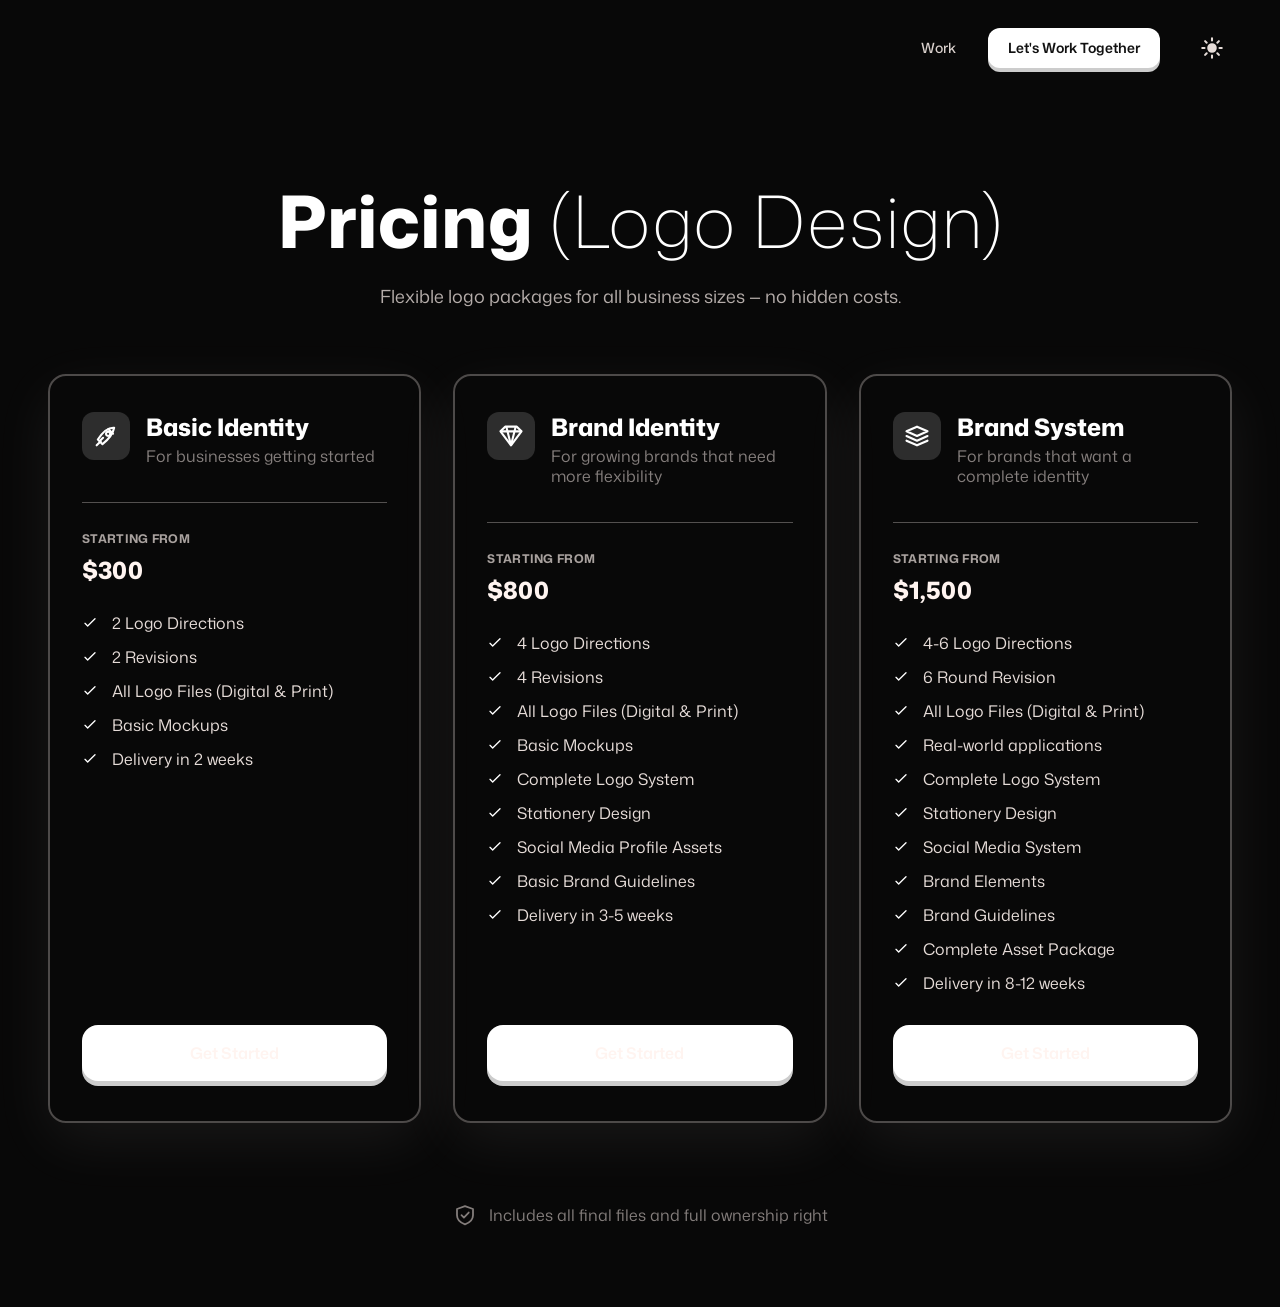
<file: rates/index.html>
<!DOCTYPE html><html lang="en" data-theme="dark" class="poppins_32f0979a-module__Bcd9Ka__variable h-full antialiased"><head><link rel="preload" href="/_next/static/media/mona-sans-latin-wght-normal.woff2" as="font" crossorigin="" type="font/woff2"/><meta charSet="utf-8"/><meta name="viewport" content="width=device-width, initial-scale=1"/><link rel="preload" href="/_next/static/media/043b82ab31bba5a4-s.p.0c6mydv295izq.woff2" as="font" crossorigin="" type="font/woff2"/><link rel="preload" href="/_next/static/media/47fe1b7cd6e6ed85-s.p.3bh2vc0w-r-ll.woff2" as="font" crossorigin="" type="font/woff2"/><link rel="preload" href="/_next/static/media/829ba4228c966254-s.p.2mm3nq9i83l-m.woff2" as="font" crossorigin="" type="font/woff2"/><link rel="preload" href="/_next/static/media/8e6fa89aa22d24ec-s.p.2o7m9ogm38dql.woff2" as="font" crossorigin="" type="font/woff2"/><link rel="preload" href="/_next/static/media/a218039a3287bcfd-s.p.43zbiuwnnoiok.woff2" as="font" crossorigin="" type="font/woff2"/><link rel="preload" href="/_next/static/media/c875c6f5d3e977ac-s.p.1h18_wedhzk4h.woff2" as="font" crossorigin="" type="font/woff2"/><link rel="preload" href="/_next/static/media/e2334d715941921e-s.p.3o_v2fun1jzxk.woff2" as="font" crossorigin="" type="font/woff2"/><link rel="stylesheet" href="/_next/static/chunks/3d_babm_mywol.css" data-precedence="next"/><link rel="stylesheet" href="/_next/static/chunks/00uqv6n6i9rof.css" data-precedence="next"/><link rel="preload" as="script" fetchPriority="low" href="/_next/static/chunks/2iho8jepmwwua.js"/><script src="/_next/static/chunks/3z524g4q0o21c.js" async=""></script><script src="/_next/static/chunks/3j9pm5otqxm82.js" async=""></script><script src="/_next/static/chunks/3_wzzulr35vev.js" async=""></script><script src="/_next/static/chunks/27jktro2p5rq9.js" async=""></script><script src="/_next/static/chunks/turbopack-0gem0s4x8534s.js" async=""></script><script src="/_next/static/chunks/0gnvn3o3om-96.js" async=""></script><script src="/_next/static/chunks/0vc3jbe3p5wmc.js" async=""></script><script src="/_next/static/chunks/2mveks7noepxi.js" async=""></script><script src="/_next/static/chunks/14mrh2-p_w84d.js" async=""></script><script src="/_next/static/chunks/1pswipm-d_-gq.js" async=""></script><script src="/_next/static/chunks/1mo6m3dynl31m.js" async=""></script><link rel="preload" href="https://www.googletagmanager.com/gtag/js?id=G-P5Y8QFQ384" as="script"/><meta name="next-size-adjust" content=""/><title>Bikila Habtamu — Graphic Designer</title><meta name="description" content="Portfolio of Bikila Habtamu, Senior Graphic Designer at TOP Water Ethiopia."/><link rel="shortcut icon" href="/iambikilafavicon.svg"/><link rel="icon" href="/favicon.ico?favicon.1s5e18v7mxae5.ico" sizes="256x256" type="image/x-icon"/><link rel="icon" href="/iambikilafavicon.svg" type="image/svg+xml"/><script>
  try {
    var mobile = window.matchMedia("(max-width: 639px)").matches;
    var t = mobile
      ? (window.matchMedia("(prefers-color-scheme: light)").matches ? "light" : "dark")
      : localStorage.getItem("theme");
    document.documentElement.setAttribute(
      "data-theme",
      t === "light" ? "light" : "dark"
    );
  } catch (e) {}
</script><script src="/_next/static/chunks/0cz1d0mv5g_q7.js" noModule=""></script><style id="theme-icons-fix">
@font-face{font-family:'Mona Sans';font-style:normal;font-display:swap;font-weight:200 900;src:url(/_next/static/media/mona-sans-latin-wght-normal.woff2) format('woff2-variations'),url('https://cdn.jsdelivr.net/npm/@fontsource-variable/mona-sans@latest/files/mona-sans-latin-wght-normal.woff2') format('woff2-variations');unicode-range:U+0000-00FF,U+0131,U+0152-0153,U+02BB-02BC,U+02C6,U+02DA,U+02DC,U+0304,U+0308,U+0329,U+2000-206F,U+20AC,U+2122,U+2191,U+2193,U+2212,U+2215,U+FEFF,U+FFFD}@font-face{font-family:'Mona Sans';font-style:normal;font-display:swap;font-weight:200 900;src:url(/_next/static/media/mona-sans-latin-ext-wght-normal.woff2) format('woff2-variations'),url('https://cdn.jsdelivr.net/npm/@fontsource-variable/mona-sans@latest/files/mona-sans-latin-ext-wght-normal.woff2') format('woff2-variations');unicode-range:U+0100-02BA,U+02BD-02C5,U+02C7-02CC,U+02CE-02D7,U+02DD-02FF,U+0304,U+0308,U+0329,U+1D00-1DBF,U+1E00-1E9F,U+1EF2-1EFF,U+2020,U+20A0-20AB,U+20AD-20C0,U+2113,U+2C60-2C7F,U+A720-A7FF}@font-face{font-family:'Mona Sans';font-style:italic;font-display:swap;font-weight:200 900;src:url(/_next/static/media/mona-sans-latin-wght-italic.woff2) format('woff2-variations'),url('https://cdn.jsdelivr.net/npm/@fontsource-variable/mona-sans@latest/files/mona-sans-latin-wght-italic.woff2') format('woff2-variations');unicode-range:U+0000-00FF,U+0131,U+0152-0153,U+02BB-02BC,U+02C6,U+02DA,U+02DC,U+0304,U+0308,U+0329,U+2000-206F,U+20AC,U+2122,U+2191,U+2193,U+2212,U+2215,U+FEFF,U+FFFD}@font-face{font-family:'Mona Sans Variable';font-style:normal;font-display:swap;font-weight:200 900;src:url(/_next/static/media/mona-sans-latin-wght-normal.woff2) format('woff2-variations'),url('https://cdn.jsdelivr.net/npm/@fontsource-variable/mona-sans@latest/files/mona-sans-latin-wght-normal.woff2') format('woff2-variations')}
:root,:host{--font-mona:"Mona Sans", "Mona Sans Variable", -apple-system, BlinkMacSystemFont, "Segoe UI", Roboto, sans-serif;--font-poppins:var(--font-mona)!important;--font-display:var(--font-mona)!important;--font-body:var(--font-mona)!important}html,body,button,input,select,textarea,.font-display,.font-body,.poppins_32f0979a-module__Bcd9Ka__className{font-family:var(--font-mona)!important}
img[src*="sm-icons"] {
  transition: filter 0.2s ease, opacity 0.2s ease;
}
:root[data-theme="light"] img[src*="sm-icons"],
html[data-theme="light"] img[src*="sm-icons"] {
  filter: brightness(0);
}
:root[data-theme="light"] a:hover > img[src*="sm-icons"],
:root[data-theme="light"] a:hover img[src*="sm-icons"],
html[data-theme="light"] a:hover > img[src*="sm-icons"],
html[data-theme="light"] a:hover img[src*="sm-icons"] {
  opacity: 0.6;
}
:root[data-theme="dark"] a:hover > img[src*="sm-icons"],
:root[data-theme="dark"] a:hover img[src*="sm-icons"],
html[data-theme="dark"] a:hover > img[src*="sm-icons"],
html[data-theme="dark"] a:hover img[src*="sm-icons"] {
  opacity: 0.7;
}
@media (prefers-color-scheme: light) {
  :root:not([data-theme="dark"]) img[src*="sm-icons"],
  html:not([data-theme="dark"]) img[src*="sm-icons"] {
    filter: brightness(0);
  }
}
</style></head><body class="min-h-full flex flex-col"><div hidden=""><!--$--><!--/$--></div><main data-pricing-page="true" class="min-h-screen overflow-x-clip bg-background text-foreground"><nav data-pricing-nav="true" class="mx-auto flex h-24 w-full max-w-7xl items-center justify-end gap-3 px-4 text-sm font-medium text-foreground/85 sm:gap-8 sm:px-6 lg:px-12"><a class="transition-colors hover:text-brand" href="/#work">Work</a><a class="page-module__zhYoBW__navCta rounded-xl bg-brand px-3 py-2.5 font-semibold shadow-[0_4px_0_#cccccc] transition-transform hover:-translate-y-0.5 focus-visible:outline-2 focus-visible:outline-offset-2 focus-visible:outline-brand sm:px-5" href="/#contact">Let&#x27;s Work Together</a><button type="button" aria-label="Switch to light mode" class="hidden h-10 w-10 shrink-0 items-center justify-center rounded-full text-foreground/90 transition-colors hover:bg-foreground/8 hover:text-brand focus-visible:outline-2 focus-visible:outline-offset-2 focus-visible:outline-brand sm:flex"><svg stroke="currentColor" fill="currentColor" stroke-width="0" viewBox="0 0 512 512" class="h-6 w-6" height="1em" width="1em" xmlns="http://www.w3.org/2000/svg"><path d="M256 118a22 22 0 0 1-22-22V48a22 22 0 0 1 44 0v48a22 22 0 0 1-22 22m0 368a22 22 0 0 1-22-22v-48a22 22 0 0 1 44 0v48a22 22 0 0 1-22 22m113.14-321.14a22 22 0 0 1-15.56-37.55l33.94-33.94a22 22 0 0 1 31.11 31.11l-33.94 33.94a21.93 21.93 0 0 1-15.55 6.44M108.92 425.08a22 22 0 0 1-15.55-37.56l33.94-33.94a22 22 0 1 1 31.11 31.11l-33.94 33.94a21.94 21.94 0 0 1-15.56 6.45M464 278h-48a22 22 0 0 1 0-44h48a22 22 0 0 1 0 44m-368 0H48a22 22 0 0 1 0-44h48a22 22 0 0 1 0 44m307.08 147.08a21.94 21.94 0 0 1-15.56-6.45l-33.94-33.94a22 22 0 0 1 31.11-31.11l33.94 33.94a22 22 0 0 1-15.55 37.56M142.86 164.86a21.9 21.9 0 0 1-15.55-6.44l-33.94-33.94a22 22 0 0 1 31.11-31.11l33.94 33.94a22 22 0 0 1-15.56 37.55M256 358a102 102 0 1 1 102-102 102.12 102.12 0 0 1-102 102"></path></svg></button></nav><section class="mx-auto w-full max-w-7xl px-6 pb-20 pt-20 lg:px-12"><div class="text-center"><h1 data-pricing-title="true" class="font-display text-5xl leading-tight text-brand sm:text-6xl lg:text-7xl"><span class="font-extrabold">Pricing</span> <span class="font-thin">(Logo Design)</span></h1><p data-pricing-subtitle="true" class="mx-auto mt-4 max-w-4xl text-lg text-muted">Flexible logo packages for all business sizes — no hidden costs.</p></div><div data-pricing-grid="true" class="mt-16 grid items-stretch gap-8 lg:grid-cols-3"><article data-pricing-card="true" class="page-module__zhYoBW__card relative flex h-full min-h-[45rem] flex-col rounded-[18px] border-2 px-8 pb-10 pt-9"><div class="flex items-start gap-4"><div class="flex h-12 w-12 shrink-0 items-center justify-center rounded-xl bg-brand/15 text-brand"><svg viewBox="0 0 24 24" fill="none" class="h-7 w-7"><path d="M5 15c4.7-7.1 9.1-10.4 14-10-1 4.9-4.1 9.4-10 14l-4-4Z" stroke="currentColor" stroke-width="1.8" stroke-linejoin="round"></path><path d="M7.5 16.5 4 20M14 6l4 4M9.5 13.5l-2.2 2.2M12 10.2a1.8 1.8 0 1 0 0-.1Z" stroke="currentColor" stroke-width="1.8" stroke-linecap="round"></path></svg></div><div><h2 class="font-display text-2xl font-extrabold leading-tight text-brand">Basic Identity</h2><p class="mt-1 max-w-[15rem] text-base leading-tight text-foreground/50">For businesses getting started</p></div></div><div class="mt-9 h-px w-full bg-foreground/30"></div><div class="mt-7"><p class="text-xs font-bold uppercase tracking-wide text-foreground/65">Starting from</p><p class="mt-2 text-2xl font-extrabold leading-tight text-foreground">$300</p></div><ul class="mt-7 space-y-3.5 text-base leading-tight text-foreground/90"><li data-pricing-feature="true" class="flex gap-3.5"><svg viewBox="0 0 24 24" fill="none" class="mt-0.5 h-4 w-4 shrink-0 text-brand"><path d="m4.5 12.5 4 4 11-11" stroke="currentColor" stroke-width="2" stroke-linecap="round" stroke-linejoin="round"></path></svg><span>2 Logo Directions</span></li><li data-pricing-feature="true" class="flex gap-3.5"><svg viewBox="0 0 24 24" fill="none" class="mt-0.5 h-4 w-4 shrink-0 text-brand"><path d="m4.5 12.5 4 4 11-11" stroke="currentColor" stroke-width="2" stroke-linecap="round" stroke-linejoin="round"></path></svg><span>2 Revisions</span></li><li data-pricing-feature="true" class="flex gap-3.5"><svg viewBox="0 0 24 24" fill="none" class="mt-0.5 h-4 w-4 shrink-0 text-brand"><path d="m4.5 12.5 4 4 11-11" stroke="currentColor" stroke-width="2" stroke-linecap="round" stroke-linejoin="round"></path></svg><span>All Logo Files (Digital &amp; Print)</span></li><li data-pricing-feature="true" class="flex gap-3.5"><svg viewBox="0 0 24 24" fill="none" class="mt-0.5 h-4 w-4 shrink-0 text-brand"><path d="m4.5 12.5 4 4 11-11" stroke="currentColor" stroke-width="2" stroke-linecap="round" stroke-linejoin="round"></path></svg><span>Basic Mockups</span></li><li data-pricing-feature="true" class="flex gap-3.5"><svg viewBox="0 0 24 24" fill="none" class="mt-0.5 h-4 w-4 shrink-0 text-brand"><path d="m4.5 12.5 4 4 11-11" stroke="currentColor" stroke-width="2" stroke-linecap="round" stroke-linejoin="round"></path></svg><span>Delivery in 2 weeks</span></li></ul><div class="mt-auto pt-8"><a data-cursor-magnetic="true" class="inline-flex h-14 w-full items-center justify-center rounded-2xl bg-brand text-base font-semibold text-foreground shadow-[0_5px_0_#cccccc] transition-transform hover:-translate-y-0.5 focus-visible:outline-2 focus-visible:outline-offset-2 focus-visible:outline-brand" href="/#contact">Get Started</a></div></article><article data-pricing-card="true" class="page-module__zhYoBW__card relative flex h-full min-h-[45rem] flex-col rounded-[18px] border-2 px-8 pb-10 pt-9"><div class="flex items-start gap-4"><div class="flex h-12 w-12 shrink-0 items-center justify-center rounded-xl bg-brand/15 text-brand"><svg viewBox="0 0 24 24" fill="none" class="h-7 w-7"><path d="m3 8 4-4h10l4 4-9 12L3 8Z" stroke="currentColor" stroke-width="1.8" stroke-linejoin="round"></path><path d="M3 8h18M8 4l4 16 4-16" stroke="currentColor" stroke-width="1.8"></path></svg></div><div><h2 class="font-display text-2xl font-extrabold leading-tight text-brand">Brand Identity</h2><p class="mt-1 max-w-[15rem] text-base leading-tight text-foreground/50">For growing brands that need more flexibility</p></div></div><div class="mt-9 h-px w-full bg-foreground/30"></div><div class="mt-7"><p class="text-xs font-bold uppercase tracking-wide text-foreground/65">Starting from</p><p class="mt-2 text-2xl font-extrabold leading-tight text-foreground">$800</p></div><ul class="mt-7 space-y-3.5 text-base leading-tight text-foreground/90"><li data-pricing-feature="true" class="flex gap-3.5"><svg viewBox="0 0 24 24" fill="none" class="mt-0.5 h-4 w-4 shrink-0 text-brand"><path d="m4.5 12.5 4 4 11-11" stroke="currentColor" stroke-width="2" stroke-linecap="round" stroke-linejoin="round"></path></svg><span>4 Logo Directions</span></li><li data-pricing-feature="true" class="flex gap-3.5"><svg viewBox="0 0 24 24" fill="none" class="mt-0.5 h-4 w-4 shrink-0 text-brand"><path d="m4.5 12.5 4 4 11-11" stroke="currentColor" stroke-width="2" stroke-linecap="round" stroke-linejoin="round"></path></svg><span>4 Revisions</span></li><li data-pricing-feature="true" class="flex gap-3.5"><svg viewBox="0 0 24 24" fill="none" class="mt-0.5 h-4 w-4 shrink-0 text-brand"><path d="m4.5 12.5 4 4 11-11" stroke="currentColor" stroke-width="2" stroke-linecap="round" stroke-linejoin="round"></path></svg><span>All Logo Files (Digital &amp; Print)</span></li><li data-pricing-feature="true" class="flex gap-3.5"><svg viewBox="0 0 24 24" fill="none" class="mt-0.5 h-4 w-4 shrink-0 text-brand"><path d="m4.5 12.5 4 4 11-11" stroke="currentColor" stroke-width="2" stroke-linecap="round" stroke-linejoin="round"></path></svg><span>Basic Mockups</span></li><li data-pricing-feature="true" class="flex gap-3.5"><svg viewBox="0 0 24 24" fill="none" class="mt-0.5 h-4 w-4 shrink-0 text-brand"><path d="m4.5 12.5 4 4 11-11" stroke="currentColor" stroke-width="2" stroke-linecap="round" stroke-linejoin="round"></path></svg><span>Complete Logo System</span></li><li data-pricing-feature="true" class="flex gap-3.5"><svg viewBox="0 0 24 24" fill="none" class="mt-0.5 h-4 w-4 shrink-0 text-brand"><path d="m4.5 12.5 4 4 11-11" stroke="currentColor" stroke-width="2" stroke-linecap="round" stroke-linejoin="round"></path></svg><span>Stationery Design</span></li><li data-pricing-feature="true" class="flex gap-3.5"><svg viewBox="0 0 24 24" fill="none" class="mt-0.5 h-4 w-4 shrink-0 text-brand"><path d="m4.5 12.5 4 4 11-11" stroke="currentColor" stroke-width="2" stroke-linecap="round" stroke-linejoin="round"></path></svg><span>Social Media Profile Assets</span></li><li data-pricing-feature="true" class="flex gap-3.5"><svg viewBox="0 0 24 24" fill="none" class="mt-0.5 h-4 w-4 shrink-0 text-brand"><path d="m4.5 12.5 4 4 11-11" stroke="currentColor" stroke-width="2" stroke-linecap="round" stroke-linejoin="round"></path></svg><span>Basic Brand Guidelines</span></li><li data-pricing-feature="true" class="flex gap-3.5"><svg viewBox="0 0 24 24" fill="none" class="mt-0.5 h-4 w-4 shrink-0 text-brand"><path d="m4.5 12.5 4 4 11-11" stroke="currentColor" stroke-width="2" stroke-linecap="round" stroke-linejoin="round"></path></svg><span>Delivery in 3-5 weeks</span></li></ul><div class="mt-auto pt-8"><a data-cursor-magnetic="true" class="inline-flex h-14 w-full items-center justify-center rounded-2xl bg-brand text-base font-semibold text-foreground shadow-[0_5px_0_#cccccc] transition-transform hover:-translate-y-0.5 focus-visible:outline-2 focus-visible:outline-offset-2 focus-visible:outline-brand" href="/#contact">Get Started</a></div></article><article data-pricing-card="true" class="page-module__zhYoBW__card relative flex h-full min-h-[45rem] flex-col rounded-[18px] border-2 px-8 pb-10 pt-9"><div class="flex items-start gap-4"><div class="flex h-12 w-12 shrink-0 items-center justify-center rounded-xl bg-brand/15 text-brand"><svg viewBox="0 0 24 24" fill="none" class="h-7 w-7"><path d="m12 4 9 4-9 4-9-4 9-4ZM3 12l9 4 9-4M3 16l9 4 9-4" stroke="currentColor" stroke-width="1.8" stroke-linecap="round" stroke-linejoin="round"></path></svg></div><div><h2 class="font-display text-2xl font-extrabold leading-tight text-brand">Brand System</h2><p class="mt-1 max-w-[15rem] text-base leading-tight text-foreground/50">For brands that want a complete identity</p></div></div><div class="mt-9 h-px w-full bg-foreground/30"></div><div class="mt-7"><p class="text-xs font-bold uppercase tracking-wide text-foreground/65">Starting from</p><p class="mt-2 text-2xl font-extrabold leading-tight text-foreground">$1,500</p></div><ul class="mt-7 space-y-3.5 text-base leading-tight text-foreground/90"><li data-pricing-feature="true" class="flex gap-3.5"><svg viewBox="0 0 24 24" fill="none" class="mt-0.5 h-4 w-4 shrink-0 text-brand"><path d="m4.5 12.5 4 4 11-11" stroke="currentColor" stroke-width="2" stroke-linecap="round" stroke-linejoin="round"></path></svg><span>4-6 Logo Directions</span></li><li data-pricing-feature="true" class="flex gap-3.5"><svg viewBox="0 0 24 24" fill="none" class="mt-0.5 h-4 w-4 shrink-0 text-brand"><path d="m4.5 12.5 4 4 11-11" stroke="currentColor" stroke-width="2" stroke-linecap="round" stroke-linejoin="round"></path></svg><span>6 Round Revision</span></li><li data-pricing-feature="true" class="flex gap-3.5"><svg viewBox="0 0 24 24" fill="none" class="mt-0.5 h-4 w-4 shrink-0 text-brand"><path d="m4.5 12.5 4 4 11-11" stroke="currentColor" stroke-width="2" stroke-linecap="round" stroke-linejoin="round"></path></svg><span>All Logo Files (Digital &amp; Print)</span></li><li data-pricing-feature="true" class="flex gap-3.5"><svg viewBox="0 0 24 24" fill="none" class="mt-0.5 h-4 w-4 shrink-0 text-brand"><path d="m4.5 12.5 4 4 11-11" stroke="currentColor" stroke-width="2" stroke-linecap="round" stroke-linejoin="round"></path></svg><span>Real-world applications</span></li><li data-pricing-feature="true" class="flex gap-3.5"><svg viewBox="0 0 24 24" fill="none" class="mt-0.5 h-4 w-4 shrink-0 text-brand"><path d="m4.5 12.5 4 4 11-11" stroke="currentColor" stroke-width="2" stroke-linecap="round" stroke-linejoin="round"></path></svg><span>Complete Logo System</span></li><li data-pricing-feature="true" class="flex gap-3.5"><svg viewBox="0 0 24 24" fill="none" class="mt-0.5 h-4 w-4 shrink-0 text-brand"><path d="m4.5 12.5 4 4 11-11" stroke="currentColor" stroke-width="2" stroke-linecap="round" stroke-linejoin="round"></path></svg><span>Stationery Design</span></li><li data-pricing-feature="true" class="flex gap-3.5"><svg viewBox="0 0 24 24" fill="none" class="mt-0.5 h-4 w-4 shrink-0 text-brand"><path d="m4.5 12.5 4 4 11-11" stroke="currentColor" stroke-width="2" stroke-linecap="round" stroke-linejoin="round"></path></svg><span>Social Media System</span></li><li data-pricing-feature="true" class="flex gap-3.5"><svg viewBox="0 0 24 24" fill="none" class="mt-0.5 h-4 w-4 shrink-0 text-brand"><path d="m4.5 12.5 4 4 11-11" stroke="currentColor" stroke-width="2" stroke-linecap="round" stroke-linejoin="round"></path></svg><span>Brand Elements</span></li><li data-pricing-feature="true" class="flex gap-3.5"><svg viewBox="0 0 24 24" fill="none" class="mt-0.5 h-4 w-4 shrink-0 text-brand"><path d="m4.5 12.5 4 4 11-11" stroke="currentColor" stroke-width="2" stroke-linecap="round" stroke-linejoin="round"></path></svg><span>Brand Guidelines</span></li><li data-pricing-feature="true" class="flex gap-3.5"><svg viewBox="0 0 24 24" fill="none" class="mt-0.5 h-4 w-4 shrink-0 text-brand"><path d="m4.5 12.5 4 4 11-11" stroke="currentColor" stroke-width="2" stroke-linecap="round" stroke-linejoin="round"></path></svg><span>Complete Asset Package</span></li><li data-pricing-feature="true" class="flex gap-3.5"><svg viewBox="0 0 24 24" fill="none" class="mt-0.5 h-4 w-4 shrink-0 text-brand"><path d="m4.5 12.5 4 4 11-11" stroke="currentColor" stroke-width="2" stroke-linecap="round" stroke-linejoin="round"></path></svg><span>Delivery in 8-12 weeks</span></li></ul><div class="mt-auto pt-8"><a data-cursor-magnetic="true" class="inline-flex h-14 w-full items-center justify-center rounded-2xl bg-brand text-base font-semibold text-foreground shadow-[0_5px_0_#cccccc] transition-transform hover:-translate-y-0.5 focus-visible:outline-2 focus-visible:outline-offset-2 focus-visible:outline-brand" href="/#contact">Get Started</a></div></article></div><div data-pricing-assurance="true" class="mt-20 flex items-center justify-center gap-3 text-center text-base text-foreground/50"><svg viewBox="0 0 24 24" fill="none" class="h-6 w-6 shrink-0"><path d="M12 3.2 20 6v6.3c0 4.5-3.2 7.4-8 9-4.8-1.6-8-4.5-8-9V6l8-2.8Z" stroke="currentColor" stroke-width="1.8" stroke-linejoin="round"></path><path d="m8.5 12.1 2.4 2.4 4.8-5" stroke="currentColor" stroke-width="1.8" stroke-linecap="round" stroke-linejoin="round"></path></svg><p>Includes all final files and full ownership right</p></div></section></main><!--$--><!--/$--><div class="CustomCursor-module__sVm76G__glow" aria-hidden="true"></div><div class="CustomCursor-module__sVm76G__dot" aria-hidden="true"></div><script src="/_next/static/chunks/2iho8jepmwwua.js" id="_R_" async=""></script><script>(self.__next_f=self.__next_f||[]).push([0])</script><script>self.__next_f.push([1,"1:\"$Sreact.fragment\"\n2:I[39756,[\"/_next/static/chunks/0gnvn3o3om-96.js\",\"/_next/static/chunks/0vc3jbe3p5wmc.js\",\"/_next/static/chunks/2mveks7noepxi.js\",\"/_next/static/chunks/14mrh2-p_w84d.js\"],\"default\"]\n3:I[37457,[\"/_next/static/chunks/0gnvn3o3om-96.js\",\"/_next/static/chunks/0vc3jbe3p5wmc.js\",\"/_next/static/chunks/2mveks7noepxi.js\",\"/_next/static/chunks/14mrh2-p_w84d.js\"],\"default\"]\n4:I[51461,[\"/_next/static/chunks/0gnvn3o3om-96.js\",\"/_next/static/chunks/0vc3jbe3p5wmc.js\",\"/_next/static/chunks/2mveks7noepxi.js\",\"/_next/static/chunks/14mrh2-p_w84d.js\"],\"SmoothScroll\"]\n5:I[38100,[\"/_next/static/chunks/0gnvn3o3om-96.js\",\"/_next/static/chunks/0vc3jbe3p5wmc.js\",\"/_next/static/chunks/2mveks7noepxi.js\",\"/_next/static/chunks/14mrh2-p_w84d.js\"],\"CustomCursor\"]\n6:I[54576,[\"/_next/static/chunks/0gnvn3o3om-96.js\",\"/_next/static/chunks/0vc3jbe3p5wmc.js\",\"/_next/static/chunks/2mveks7noepxi.js\",\"/_next/static/chunks/14mrh2-p_w84d.js\"],\"GoogleAnalytics\"]\n7:I[45513,[\"/_next/static/chunks/0gnvn3o3om-96.js\",\"/_next/static/chunks/0vc3jbe3p5wmc.js\",\"/_next/static/chunks/2mveks7noepxi.js\",\"/_next/static/chunks/14mrh2-p_w84d.js\",\"/_next/static/chunks/1pswipm-d_-gq.js\",\"/_next/static/chunks/1mo6m3dynl31m.js\"],\"PricingMotion\"]\n8:I[22016,[\"/_next/static/chunks/0gnvn3o3om-96.js\",\"/_next/static/chunks/0vc3jbe3p5wmc.js\",\"/_next/static/chunks/2mveks7noepxi.js\",\"/_next/static/chunks/14mrh2-p_w84d.js\",\"/_next/static/chunks/1pswipm-d_-gq.js\",\"/_next/static/chunks/1mo6m3dynl31m.js\"],\"\"]\n9:I[81929,[\"/_next/static/chunks/0gnvn3o3om-96.js\",\"/_next/static/chunks/0vc3jbe3p5wmc.js\",\"/_next/static/chunks/2mveks7noepxi.js\",\"/_next/static/chunks/14mrh2-p_w84d.js\",\"/_next/static/chunks/1pswipm-d_-gq.js\",\"/_next/static/chunks/1mo6m3dynl31m.js\"],\"PricingThemeToggle\"]\n12:I[68027,[\"/_next/static/chunks/0gnvn3o3om-96.js\",\"/_next/static/chunks/0vc3jbe3p5wmc.js\",\"/_next/static/chunks/2mveks7noepxi.js\",\"/_next/static/chunks/14mrh2-p_w84d.js\"],\"default\",1]\n:HL[\"/_next/static/chunks/3d_babm_mywol.css\",\"style\"]\n:HL[\"/_next/static/media/043b82ab31bba5a4-s.p.0c6mydv295izq.woff2\",\"font\",{\"crossOrigin\":\"\",\"type\":\"font/woff2\"}]\n:HL[\"/_next/static/media/47fe1b7cd6e6ed85-s.p.3bh2vc0w-r-ll.woff2\",\"font\",{\"crossOrigin\":\"\",\"type\":\"font/woff2\"}]\n:HL[\"/_next/static/media/829ba4228c966254-s.p.2mm3nq9i83l-m.woff2\",\"font\",{\"crossOrigin\":\"\",\"type\":\"font/woff2\"}]\n:HL[\"/_next/static/media/8e6fa89aa22d24ec-s.p.2o7m9ogm38dql.woff2\",\"font\",{\"crossOrigin\":\"\",\"type\":\"font/woff2\"}]\n:HL[\"/_next/static/media/a218039a3287bcfd-s.p.43zbiuwnnoiok.woff2\",\"font\",{\"crossOrigin\":\"\",\"type\":\"font/woff2\"}]\n:HL[\"/_next/static/media/c875c6f5d3e977ac-s.p.1h18_wedhzk4h.woff2\",\"font\",{\"crossOrigin\":\"\",\"type\":\"font/woff2\"}]\n:HL[\"/_next/static/media/e2334d715941921e-s.p.3o_v2fun1jzxk.woff2\",\"font\",{\"crossOrigin\":\"\",\"type\":\"font/woff2\"}]\n:HL[\"/_next/static/chunks/00uqv6n6i9rof.css\",\"style\"]\n"])</script><script>self.__next_f.push([1,"0:{\"P\":null,\"c\":[\"\",\"rates\",\"\"],\"q\":\"\",\"i\":false,\"f\":[[[\"\",{\"children\":[\"rates\",{\"children\":[\"__PAGE__\",{}]}]},\"$undefined\",\"$undefined\",16],[[\"$\",\"$1\",\"c\",{\"children\":[[[\"$\",\"link\",\"0\",{\"rel\":\"stylesheet\",\"href\":\"/_next/static/chunks/3d_babm_mywol.css\",\"precedence\":\"next\",\"crossOrigin\":\"$undefined\",\"nonce\":\"$undefined\"}],[\"$\",\"script\",\"script-0\",{\"src\":\"/_next/static/chunks/0gnvn3o3om-96.js\",\"async\":true,\"nonce\":\"$undefined\"}],[\"$\",\"script\",\"script-1\",{\"src\":\"/_next/static/chunks/0vc3jbe3p5wmc.js\",\"async\":true,\"nonce\":\"$undefined\"}],[\"$\",\"script\",\"script-2\",{\"src\":\"/_next/static/chunks/2mveks7noepxi.js\",\"async\":true,\"nonce\":\"$undefined\"}],[\"$\",\"script\",\"script-3\",{\"src\":\"/_next/static/chunks/14mrh2-p_w84d.js\",\"async\":true,\"nonce\":\"$undefined\"}]],[\"$\",\"html\",null,{\"lang\":\"en\",\"data-theme\":\"dark\",\"suppressHydrationWarning\":true,\"className\":\"poppins_32f0979a-module__Bcd9Ka__variable h-full antialiased\",\"children\":[[\"$\",\"head\",null,{\"children\":[\"$\",\"script\",null,{\"dangerouslySetInnerHTML\":{\"__html\":\"\\n  try {\\n    var mobile = window.matchMedia(\\\"(max-width: 639px)\\\").matches;\\n    var t = mobile\\n      ? (window.matchMedia(\\\"(prefers-color-scheme: light)\\\").matches ? \\\"light\\\" : \\\"dark\\\")\\n      : localStorage.getItem(\\\"theme\\\");\\n    document.documentElement.setAttribute(\\n      \\\"data-theme\\\",\\n      t === \\\"light\\\" ? \\\"light\\\" : \\\"dark\\\"\\n    );\\n  } catch (e) {}\\n\"}}]}],[\"$\",\"body\",null,{\"className\":\"min-h-full flex flex-col\",\"children\":[[\"$\",\"$L2\",null,{\"parallelRouterKey\":\"children\",\"error\":\"$undefined\",\"errorStyles\":\"$undefined\",\"errorScripts\":\"$undefined\",\"template\":[\"$\",\"$L3\",null,{}],\"templateStyles\":\"$undefined\",\"templateScripts\":\"$undefined\",\"notFound\":[[[\"$\",\"title\",null,{\"children\":\"404: This page could not be found.\"}],[\"$\",\"div\",null,{\"style\":{\"fontFamily\":\"system-ui,\\\"Segoe UI\\\",Roboto,Helvetica,Arial,sans-serif,\\\"Apple Color Emoji\\\",\\\"Segoe UI Emoji\\\"\",\"height\":\"100vh\",\"textAlign\":\"center\",\"display\":\"flex\",\"flexDirection\":\"column\",\"alignItems\":\"center\",\"justifyContent\":\"center\"},\"children\":[\"$\",\"div\",null,{\"children\":[[\"$\",\"style\",null,{\"dangerouslySetInnerHTML\":{\"__html\":\"body{color:#000;background:#fff;margin:0}.next-error-h1{border-right:1px solid rgba(0,0,0,.3)}@media (prefers-color-scheme:dark){body{color:#fff;background:#000}.next-error-h1{border-right:1px solid rgba(255,255,255,.3)}}\"}}],[\"$\",\"h1\",null,{\"className\":\"next-error-h1\",\"style\":{\"display\":\"inline-block\",\"margin\":\"0 20px 0 0\",\"padding\":\"0 23px 0 0\",\"fontSize\":24,\"fontWeight\":500,\"verticalAlign\":\"top\",\"lineHeight\":\"49px\"},\"children\":404}],[\"$\",\"div\",null,{\"style\":{\"display\":\"inline-block\"},\"children\":[\"$\",\"h2\",null,{\"style\":{\"fontSize\":14,\"fontWeight\":400,\"lineHeight\":\"49px\",\"margin\":0},\"children\":\"This page could not be found.\"}]}]]}]}]],[]],\"forbidden\":\"$undefined\",\"unauthorized\":\"$undefined\"}],[\"$\",\"$L4\",null,{}],[\"$\",\"$L5\",null,{}]]}],[\"$\",\"$L6\",null,{\"gaId\":\"G-P5Y8QFQ384\"}]]}]]}],{\"children\":[[\"$\",\"$1\",\"c\",{\"children\":[null,[\"$\",\"$L2\",null,{\"parallelRouterKey\":\"children\",\"error\":\"$undefined\",\"errorStyles\":\"$undefined\",\"errorScripts\":\"$undefined\",\"template\":[\"$\",\"$L3\",null,{}],\"templateStyles\":\"$undefined\",\"templateScripts\":\"$undefined\",\"notFound\":\"$undefined\",\"forbidden\":\"$undefined\",\"unauthorized\":\"$undefined\"}]]}],{\"children\":[[\"$\",\"$1\",\"c\",{\"children\":[[\"$\",\"main\",null,{\"data-pricing-page\":true,\"className\":\"min-h-screen overflow-x-clip bg-background text-foreground\",\"children\":[[\"$\",\"$L7\",null,{}],[\"$\",\"nav\",null,{\"data-pricing-nav\":true,\"className\":\"mx-auto flex h-24 w-full max-w-7xl items-center justify-end gap-3 px-4 text-sm font-medium text-foreground/85 sm:gap-8 sm:px-6 lg:px-12\",\"children\":[[\"$\",\"$L8\",null,{\"href\":\"/#work\",\"className\":\"transition-colors hover:text-brand\",\"children\":\"Work\"}],[\"$\",\"$L8\",null,{\"href\":\"/#contact\",\"className\":\"page-module__zhYoBW__navCta rounded-xl bg-brand px-3 py-2.5 font-semibold shadow-[0_4px_0_#cccccc] transition-transform hover:-translate-y-0.5 focus-visible:outline-2 focus-visible:outline-offset-2 focus-visible:outline-brand sm:px-5\",\"children\":\"Let's Work Together\"}],[\"$\",\"$L9\",null,{}]]}],[\"$\",\"section\",null,{\"className\":\"mx-auto w-full max-w-7xl px-6 pb-20 pt-20 lg:px-12\",\"children\":[[\"$\",\"div\",null,{\"className\":\"text-center\",\"children\":[[\"$\",\"h1\",null,{\"data-pricing-title\":true,\"className\":\"font-display text-5xl leading-tight text-brand sm:text-6xl lg:text-7xl\",\"children\":[[\"$\",\"span\",null,{\"className\":\"font-extrabold\",\"children\":\"Pricing\"}],\" \",[\"$\",\"span\",null,{\"className\":\"font-thin\",\"children\":\"(Logo Design)\"}]]}],[\"$\",\"p\",null,{\"data-pricing-subtitle\":true,\"className\":\"mx-auto mt-4 max-w-4xl text-lg text-muted\",\"children\":\"Flexible logo packages for all business sizes — no hidden costs.\"}]]}],\"$La\",\"$Lb\"]}]]}],[\"$Lc\",\"$Ld\",\"$Le\"],\"$Lf\"]}],{},null,false,null]},null,false,\"$@10\"]},null,false,null],\"$L11\",false]],\"m\":\"$undefined\",\"G\":[\"$12\",[\"$L13\"]],\"S\":true,\"h\":null,\"s\":\"$undefined\",\"l\":\"$undefined\",\"p\":\"$undefined\",\"d\":\"$undefined\",\"b\":\"g0EtiDdQk9BMBOyPlcu3T\"}\n"])</script><script>self.__next_f.push([1,"1a:I[97367,[\"/_next/static/chunks/0gnvn3o3om-96.js\",\"/_next/static/chunks/0vc3jbe3p5wmc.js\",\"/_next/static/chunks/2mveks7noepxi.js\",\"/_next/static/chunks/14mrh2-p_w84d.js\"],\"OutletBoundary\"]\n1b:\"$Sreact.suspense\"\n1e:I[97367,[\"/_next/static/chunks/0gnvn3o3om-96.js\",\"/_next/static/chunks/0vc3jbe3p5wmc.js\",\"/_next/static/chunks/2mveks7noepxi.js\",\"/_next/static/chunks/14mrh2-p_w84d.js\"],\"ViewportBoundary\"]\n20:I[97367,[\"/_next/static/chunks/0gnvn3o3om-96.js\",\"/_next/static/chunks/0vc3jbe3p5wmc.js\",\"/_next/static/chunks/2mveks7noepxi.js\",\"/_next/static/chunks/14mrh2-p_w84d.js\"],\"MetadataBoundary\"]\n"])</script><script>self.__next_f.push([1,"a:[\"$\",\"div\",null,{\"data-pricing-grid\":true,\"className\":\"mt-16 grid items-stretch gap-8 lg:grid-cols-3\",\"children\":[[\"$\",\"article\",\"Basic Identity\",{\"data-pricing-card\":true,\"className\":\"page-module__zhYoBW__card relative flex h-full min-h-[45rem] flex-col rounded-[18px] border-2 px-8 pb-10 pt-9\",\"children\":[[\"$\",\"div\",null,{\"className\":\"flex items-start gap-4\",\"children\":[[\"$\",\"div\",null,{\"className\":\"flex h-12 w-12 shrink-0 items-center justify-center rounded-xl bg-brand/15 text-brand\",\"children\":[\"$\",\"svg\",null,{\"viewBox\":\"0 0 24 24\",\"fill\":\"none\",\"className\":\"h-7 w-7\",\"children\":[[\"$\",\"path\",null,{\"d\":\"M5 15c4.7-7.1 9.1-10.4 14-10-1 4.9-4.1 9.4-10 14l-4-4Z\",\"stroke\":\"currentColor\",\"strokeWidth\":\"1.8\",\"strokeLinejoin\":\"round\"}],[\"$\",\"path\",null,{\"d\":\"M7.5 16.5 4 20M14 6l4 4M9.5 13.5l-2.2 2.2M12 10.2a1.8 1.8 0 1 0 0-.1Z\",\"stroke\":\"currentColor\",\"strokeWidth\":\"1.8\",\"strokeLinecap\":\"round\"}]]}]}],[\"$\",\"div\",null,{\"children\":[[\"$\",\"h2\",null,{\"className\":\"font-display text-2xl font-extrabold leading-tight text-brand\",\"children\":\"Basic Identity\"}],[\"$\",\"p\",null,{\"className\":\"mt-1 max-w-[15rem] text-base leading-tight text-foreground/50\",\"children\":\"For businesses getting started\"}]]}]]}],[\"$\",\"div\",null,{\"className\":\"mt-9 h-px w-full bg-foreground/30\"}],[\"$\",\"div\",null,{\"className\":\"mt-7\",\"children\":[[\"$\",\"p\",null,{\"className\":\"text-xs font-bold uppercase tracking-wide text-foreground/65\",\"children\":\"Starting from\"}],[\"$\",\"p\",null,{\"className\":\"mt-2 text-2xl font-extrabold leading-tight text-foreground\",\"children\":\"$$300\"}]]}],[\"$\",\"ul\",null,{\"className\":\"mt-7 space-y-3.5 text-base leading-tight text-foreground/90\",\"children\":[[\"$\",\"li\",\"2 Logo Directions\",{\"data-pricing-feature\":true,\"className\":\"flex gap-3.5\",\"children\":[[\"$\",\"svg\",null,{\"viewBox\":\"0 0 24 24\",\"fill\":\"none\",\"className\":\"mt-0.5 h-4 w-4 shrink-0 text-brand\",\"children\":[\"$\",\"path\",null,{\"d\":\"m4.5 12.5 4 4 11-11\",\"stroke\":\"currentColor\",\"strokeWidth\":\"2\",\"strokeLinecap\":\"round\",\"strokeLinejoin\":\"round\"}]}],[\"$\",\"span\",null,{\"children\":\"2 Logo Directions\"}]]}],[\"$\",\"li\",\"2 Revisions\",{\"data-pricing-feature\":true,\"className\":\"flex gap-3.5\",\"children\":[[\"$\",\"svg\",null,{\"viewBox\":\"0 0 24 24\",\"fill\":\"none\",\"className\":\"mt-0.5 h-4 w-4 shrink-0 text-brand\",\"children\":[\"$\",\"path\",null,{\"d\":\"m4.5 12.5 4 4 11-11\",\"stroke\":\"currentColor\",\"strokeWidth\":\"2\",\"strokeLinecap\":\"round\",\"strokeLinejoin\":\"round\"}]}],[\"$\",\"span\",null,{\"children\":\"2 Revisions\"}]]}],[\"$\",\"li\",\"All Logo Files (Digital \u0026 Print)\",{\"data-pricing-feature\":true,\"className\":\"flex gap-3.5\",\"children\":[[\"$\",\"svg\",null,{\"viewBox\":\"0 0 24 24\",\"fill\":\"none\",\"className\":\"mt-0.5 h-4 w-4 shrink-0 text-brand\",\"children\":[\"$\",\"path\",null,{\"d\":\"m4.5 12.5 4 4 11-11\",\"stroke\":\"currentColor\",\"strokeWidth\":\"2\",\"strokeLinecap\":\"round\",\"strokeLinejoin\":\"round\"}]}],[\"$\",\"span\",null,{\"children\":\"All Logo Files (Digital \u0026 Print)\"}]]}],[\"$\",\"li\",\"Basic Mockups\",{\"data-pricing-feature\":true,\"className\":\"flex gap-3.5\",\"children\":[[\"$\",\"svg\",null,{\"viewBox\":\"0 0 24 24\",\"fill\":\"none\",\"className\":\"mt-0.5 h-4 w-4 shrink-0 text-brand\",\"children\":[\"$\",\"path\",null,{\"d\":\"m4.5 12.5 4 4 11-11\",\"stroke\":\"currentColor\",\"strokeWidth\":\"2\",\"strokeLinecap\":\"round\",\"strokeLinejoin\":\"round\"}]}],[\"$\",\"span\",null,{\"children\":\"Basic Mockups\"}]]}],[\"$\",\"li\",\"Delivery in 2 weeks\",{\"data-pricing-feature\":true,\"className\":\"flex gap-3.5\",\"children\":[[\"$\",\"svg\",null,{\"viewBox\":\"0 0 24 24\",\"fill\":\"none\",\"className\":\"mt-0.5 h-4 w-4 shrink-0 text-brand\",\"children\":[\"$\",\"path\",null,{\"d\":\"m4.5 12.5 4 4 11-11\",\"stroke\":\"currentColor\",\"strokeWidth\":\"2\",\"strokeLinecap\":\"round\",\"strokeLinejoin\":\"round\"}]}],[\"$\",\"span\",null,{\"children\":\"Delivery in 2 weeks\"}]]}]]}],[\"$\",\"div\",null,{\"className\":\"mt-auto pt-8\",\"children\":[\"$\",\"$L8\",null,{\"href\":\"/#contact\",\"data-cursor-magnetic\":\"true\",\"className\":\"inline-flex h-14 w-full items-center justify-center rounded-2xl bg-brand text-base font-semibold text-foreground shadow-[0_5px_0_#cccccc] transition-transform hover:-translate-y-0.5 focus-visible:outline-2 focus-visible:outline-offset-2 focus-visible:outline-brand\",\"children\":\"Get Started\"}]}]]}],[\"$\",\"article\",\"Brand Identity\",{\"data-pricing-card\":true,\"className\":\"page-module__zhYoBW__card relative flex h-full min-h-[45rem] flex-col rounded-[18px] border-2 px-8 pb-10 pt-9\",\"children\":[\"$L14\",\"$L15\",\"$L16\",\"$L17\",\"$L18\"]}],\"$L19\"]}]\n"])</script><script>self.__next_f.push([1,"b:[\"$\",\"div\",null,{\"data-pricing-assurance\":true,\"className\":\"mt-20 flex items-center justify-center gap-3 text-center text-base text-foreground/50\",\"children\":[[\"$\",\"svg\",null,{\"viewBox\":\"0 0 24 24\",\"fill\":\"none\",\"className\":\"h-6 w-6 shrink-0\",\"children\":[[\"$\",\"path\",null,{\"d\":\"M12 3.2 20 6v6.3c0 4.5-3.2 7.4-8 9-4.8-1.6-8-4.5-8-9V6l8-2.8Z\",\"stroke\":\"currentColor\",\"strokeWidth\":\"1.8\",\"strokeLinejoin\":\"round\"}],[\"$\",\"path\",null,{\"d\":\"m8.5 12.1 2.4 2.4 4.8-5\",\"stroke\":\"currentColor\",\"strokeWidth\":\"1.8\",\"strokeLinecap\":\"round\",\"strokeLinejoin\":\"round\"}]]}],[\"$\",\"p\",null,{\"children\":\"Includes all final files and full ownership right\"}]]}]\nc:[\"$\",\"link\",\"0\",{\"rel\":\"stylesheet\",\"href\":\"/_next/static/chunks/00uqv6n6i9rof.css\",\"precedence\":\"next\",\"crossOrigin\":\"$undefined\",\"nonce\":\"$undefined\"}]\nd:[\"$\",\"script\",\"script-0\",{\"src\":\"/_next/static/chunks/1pswipm-d_-gq.js\",\"async\":true,\"nonce\":\"$undefined\"}]\ne:[\"$\",\"script\",\"script-1\",{\"src\":\"/_next/static/chunks/1mo6m3dynl31m.js\",\"async\":true,\"nonce\":\"$undefined\"}]\nf:[\"$\",\"$L1a\",null,{\"children\":[\"$\",\"$1b\",null,{\"name\":\"Next.MetadataOutlet\",\"children\":\"$@1c\"}]}]\n1d:[]\n10:\"$W1d\"\n11:[\"$\",\"$1\",\"h\",{\"children\":[null,[\"$\",\"$L1e\",null,{\"children\":\"$L1f\"}],[\"$\",\"div\",null,{\"hidden\":true,\"children\":[\"$\",\"$L20\",null,{\"children\":[\"$\",\"$1b\",null,{\"name\":\"Next.Metadata\",\"children\":\"$L21\"}]}]}],[\"$\",\"meta\",null,{\"name\":\"next-size-adjust\",\"content\":\"\"}]]}]\n13:[\"$\",\"link\",\"0\",{\"rel\":\"stylesheet\",\"href\":\"/_next/static/chunks/3d_babm_mywol.css\",\"precedence\":\"next\",\"crossOrigin\":\"$undefined\",\"nonce\":\"$undefined\"}]\n"])</script><script>self.__next_f.push([1,"14:[\"$\",\"div\",null,{\"className\":\"flex items-start gap-4\",\"children\":[[\"$\",\"div\",null,{\"className\":\"flex h-12 w-12 shrink-0 items-center justify-center rounded-xl bg-brand/15 text-brand\",\"children\":[\"$\",\"svg\",null,{\"viewBox\":\"0 0 24 24\",\"fill\":\"none\",\"className\":\"h-7 w-7\",\"children\":[[\"$\",\"path\",null,{\"d\":\"m3 8 4-4h10l4 4-9 12L3 8Z\",\"stroke\":\"currentColor\",\"strokeWidth\":\"1.8\",\"strokeLinejoin\":\"round\"}],[\"$\",\"path\",null,{\"d\":\"M3 8h18M8 4l4 16 4-16\",\"stroke\":\"currentColor\",\"strokeWidth\":\"1.8\"}]]}]}],[\"$\",\"div\",null,{\"children\":[[\"$\",\"h2\",null,{\"className\":\"font-display text-2xl font-extrabold leading-tight text-brand\",\"children\":\"Brand Identity\"}],[\"$\",\"p\",null,{\"className\":\"mt-1 max-w-[15rem] text-base leading-tight text-foreground/50\",\"children\":\"For growing brands that need more flexibility\"}]]}]]}]\n15:[\"$\",\"div\",null,{\"className\":\"mt-9 h-px w-full bg-foreground/30\"}]\n16:[\"$\",\"div\",null,{\"className\":\"mt-7\",\"children\":[[\"$\",\"p\",null,{\"className\":\"text-xs font-bold uppercase tracking-wide text-foreground/65\",\"children\":\"Starting from\"}],[\"$\",\"p\",null,{\"className\":\"mt-2 text-2xl font-extrabold leading-tight text-foreground\",\"children\":\"$$800\"}]]}]\n"])</script><script>self.__next_f.push([1,"17:[\"$\",\"ul\",null,{\"className\":\"mt-7 space-y-3.5 text-base leading-tight text-foreground/90\",\"children\":[[\"$\",\"li\",\"4 Logo Directions\",{\"data-pricing-feature\":true,\"className\":\"flex gap-3.5\",\"children\":[[\"$\",\"svg\",null,{\"viewBox\":\"0 0 24 24\",\"fill\":\"none\",\"className\":\"mt-0.5 h-4 w-4 shrink-0 text-brand\",\"children\":[\"$\",\"path\",null,{\"d\":\"m4.5 12.5 4 4 11-11\",\"stroke\":\"currentColor\",\"strokeWidth\":\"2\",\"strokeLinecap\":\"round\",\"strokeLinejoin\":\"round\"}]}],[\"$\",\"span\",null,{\"children\":\"4 Logo Directions\"}]]}],[\"$\",\"li\",\"4 Revisions\",{\"data-pricing-feature\":true,\"className\":\"flex gap-3.5\",\"children\":[[\"$\",\"svg\",null,{\"viewBox\":\"0 0 24 24\",\"fill\":\"none\",\"className\":\"mt-0.5 h-4 w-4 shrink-0 text-brand\",\"children\":[\"$\",\"path\",null,{\"d\":\"m4.5 12.5 4 4 11-11\",\"stroke\":\"currentColor\",\"strokeWidth\":\"2\",\"strokeLinecap\":\"round\",\"strokeLinejoin\":\"round\"}]}],[\"$\",\"span\",null,{\"children\":\"4 Revisions\"}]]}],[\"$\",\"li\",\"All Logo Files (Digital \u0026 Print)\",{\"data-pricing-feature\":true,\"className\":\"flex gap-3.5\",\"children\":[[\"$\",\"svg\",null,{\"viewBox\":\"0 0 24 24\",\"fill\":\"none\",\"className\":\"mt-0.5 h-4 w-4 shrink-0 text-brand\",\"children\":[\"$\",\"path\",null,{\"d\":\"m4.5 12.5 4 4 11-11\",\"stroke\":\"currentColor\",\"strokeWidth\":\"2\",\"strokeLinecap\":\"round\",\"strokeLinejoin\":\"round\"}]}],[\"$\",\"span\",null,{\"children\":\"All Logo Files (Digital \u0026 Print)\"}]]}],[\"$\",\"li\",\"Basic Mockups\",{\"data-pricing-feature\":true,\"className\":\"flex gap-3.5\",\"children\":[[\"$\",\"svg\",null,{\"viewBox\":\"0 0 24 24\",\"fill\":\"none\",\"className\":\"mt-0.5 h-4 w-4 shrink-0 text-brand\",\"children\":[\"$\",\"path\",null,{\"d\":\"m4.5 12.5 4 4 11-11\",\"stroke\":\"currentColor\",\"strokeWidth\":\"2\",\"strokeLinecap\":\"round\",\"strokeLinejoin\":\"round\"}]}],[\"$\",\"span\",null,{\"children\":\"Basic Mockups\"}]]}],[\"$\",\"li\",\"Complete Logo System\",{\"data-pricing-feature\":true,\"className\":\"flex gap-3.5\",\"children\":[[\"$\",\"svg\",null,{\"viewBox\":\"0 0 24 24\",\"fill\":\"none\",\"className\":\"mt-0.5 h-4 w-4 shrink-0 text-brand\",\"children\":[\"$\",\"path\",null,{\"d\":\"m4.5 12.5 4 4 11-11\",\"stroke\":\"currentColor\",\"strokeWidth\":\"2\",\"strokeLinecap\":\"round\",\"strokeLinejoin\":\"round\"}]}],[\"$\",\"span\",null,{\"children\":\"Complete Logo System\"}]]}],[\"$\",\"li\",\"Stationery Design\",{\"data-pricing-feature\":true,\"className\":\"flex gap-3.5\",\"children\":[[\"$\",\"svg\",null,{\"viewBox\":\"0 0 24 24\",\"fill\":\"none\",\"className\":\"mt-0.5 h-4 w-4 shrink-0 text-brand\",\"children\":[\"$\",\"path\",null,{\"d\":\"m4.5 12.5 4 4 11-11\",\"stroke\":\"currentColor\",\"strokeWidth\":\"2\",\"strokeLinecap\":\"round\",\"strokeLinejoin\":\"round\"}]}],[\"$\",\"span\",null,{\"children\":\"Stationery Design\"}]]}],[\"$\",\"li\",\"Social Media Profile Assets\",{\"data-pricing-feature\":true,\"className\":\"flex gap-3.5\",\"children\":[[\"$\",\"svg\",null,{\"viewBox\":\"0 0 24 24\",\"fill\":\"none\",\"className\":\"mt-0.5 h-4 w-4 shrink-0 text-brand\",\"children\":[\"$\",\"path\",null,{\"d\":\"m4.5 12.5 4 4 11-11\",\"stroke\":\"currentColor\",\"strokeWidth\":\"2\",\"strokeLinecap\":\"round\",\"strokeLinejoin\":\"round\"}]}],[\"$\",\"span\",null,{\"children\":\"Social Media Profile Assets\"}]]}],[\"$\",\"li\",\"Basic Brand Guidelines\",{\"data-pricing-feature\":true,\"className\":\"flex gap-3.5\",\"children\":[[\"$\",\"svg\",null,{\"viewBox\":\"0 0 24 24\",\"fill\":\"none\",\"className\":\"mt-0.5 h-4 w-4 shrink-0 text-brand\",\"children\":[\"$\",\"path\",null,{\"d\":\"m4.5 12.5 4 4 11-11\",\"stroke\":\"currentColor\",\"strokeWidth\":\"2\",\"strokeLinecap\":\"round\",\"strokeLinejoin\":\"round\"}]}],[\"$\",\"span\",null,{\"children\":\"Basic Brand Guidelines\"}]]}],[\"$\",\"li\",\"Delivery in 3-5 weeks\",{\"data-pricing-feature\":true,\"className\":\"flex gap-3.5\",\"children\":[[\"$\",\"svg\",null,{\"viewBox\":\"0 0 24 24\",\"fill\":\"none\",\"className\":\"mt-0.5 h-4 w-4 shrink-0 text-brand\",\"children\":[\"$\",\"path\",null,{\"d\":\"m4.5 12.5 4 4 11-11\",\"stroke\":\"currentColor\",\"strokeWidth\":\"2\",\"strokeLinecap\":\"round\",\"strokeLinejoin\":\"round\"}]}],[\"$\",\"span\",null,{\"children\":\"Delivery in 3-5 weeks\"}]]}]]}]\n"])</script><script>self.__next_f.push([1,"18:[\"$\",\"div\",null,{\"className\":\"mt-auto pt-8\",\"children\":[\"$\",\"$L8\",null,{\"href\":\"/#contact\",\"data-cursor-magnetic\":\"true\",\"className\":\"inline-flex h-14 w-full items-center justify-center rounded-2xl bg-brand text-base font-semibold text-foreground shadow-[0_5px_0_#cccccc] transition-transform hover:-translate-y-0.5 focus-visible:outline-2 focus-visible:outline-offset-2 focus-visible:outline-brand\",\"children\":\"Get Started\"}]}]\n"])</script><script>self.__next_f.push([1,"19:[\"$\",\"article\",\"Brand System\",{\"data-pricing-card\":true,\"className\":\"page-module__zhYoBW__card relative flex h-full min-h-[45rem] flex-col rounded-[18px] border-2 px-8 pb-10 pt-9\",\"children\":[[\"$\",\"div\",null,{\"className\":\"flex items-start gap-4\",\"children\":[[\"$\",\"div\",null,{\"className\":\"flex h-12 w-12 shrink-0 items-center justify-center rounded-xl bg-brand/15 text-brand\",\"children\":[\"$\",\"svg\",null,{\"viewBox\":\"0 0 24 24\",\"fill\":\"none\",\"className\":\"h-7 w-7\",\"children\":[\"$\",\"path\",null,{\"d\":\"m12 4 9 4-9 4-9-4 9-4ZM3 12l9 4 9-4M3 16l9 4 9-4\",\"stroke\":\"currentColor\",\"strokeWidth\":\"1.8\",\"strokeLinecap\":\"round\",\"strokeLinejoin\":\"round\"}]}]}],[\"$\",\"div\",null,{\"children\":[[\"$\",\"h2\",null,{\"className\":\"font-display text-2xl font-extrabold leading-tight text-brand\",\"children\":\"Brand System\"}],[\"$\",\"p\",null,{\"className\":\"mt-1 max-w-[15rem] text-base leading-tight text-foreground/50\",\"children\":\"For brands that want a complete identity\"}]]}]]}],[\"$\",\"div\",null,{\"className\":\"mt-9 h-px w-full bg-foreground/30\"}],[\"$\",\"div\",null,{\"className\":\"mt-7\",\"children\":[[\"$\",\"p\",null,{\"className\":\"text-xs font-bold uppercase tracking-wide text-foreground/65\",\"children\":\"Starting from\"}],[\"$\",\"p\",null,{\"className\":\"mt-2 text-2xl font-extrabold leading-tight text-foreground\",\"children\":\"$$1,500\"}]]}],[\"$\",\"ul\",null,{\"className\":\"mt-7 space-y-3.5 text-base leading-tight text-foreground/90\",\"children\":[[\"$\",\"li\",\"4-6 Logo Directions\",{\"data-pricing-feature\":true,\"className\":\"flex gap-3.5\",\"children\":[[\"$\",\"svg\",null,{\"viewBox\":\"0 0 24 24\",\"fill\":\"none\",\"className\":\"mt-0.5 h-4 w-4 shrink-0 text-brand\",\"children\":[\"$\",\"path\",null,{\"d\":\"m4.5 12.5 4 4 11-11\",\"stroke\":\"currentColor\",\"strokeWidth\":\"2\",\"strokeLinecap\":\"round\",\"strokeLinejoin\":\"round\"}]}],[\"$\",\"span\",null,{\"children\":\"4-6 Logo Directions\"}]]}],[\"$\",\"li\",\"6 Round Revision\",{\"data-pricing-feature\":true,\"className\":\"flex gap-3.5\",\"children\":[[\"$\",\"svg\",null,{\"viewBox\":\"0 0 24 24\",\"fill\":\"none\",\"className\":\"mt-0.5 h-4 w-4 shrink-0 text-brand\",\"children\":[\"$\",\"path\",null,{\"d\":\"m4.5 12.5 4 4 11-11\",\"stroke\":\"currentColor\",\"strokeWidth\":\"2\",\"strokeLinecap\":\"round\",\"strokeLinejoin\":\"round\"}]}],[\"$\",\"span\",null,{\"children\":\"6 Round Revision\"}]]}],[\"$\",\"li\",\"All Logo Files (Digital \u0026 Print)\",{\"data-pricing-feature\":true,\"className\":\"flex gap-3.5\",\"children\":[[\"$\",\"svg\",null,{\"viewBox\":\"0 0 24 24\",\"fill\":\"none\",\"className\":\"mt-0.5 h-4 w-4 shrink-0 text-brand\",\"children\":[\"$\",\"path\",null,{\"d\":\"m4.5 12.5 4 4 11-11\",\"stroke\":\"currentColor\",\"strokeWidth\":\"2\",\"strokeLinecap\":\"round\",\"strokeLinejoin\":\"round\"}]}],[\"$\",\"span\",null,{\"children\":\"All Logo Files (Digital \u0026 Print)\"}]]}],[\"$\",\"li\",\"Real-world applications\",{\"data-pricing-feature\":true,\"className\":\"flex gap-3.5\",\"children\":[[\"$\",\"svg\",null,{\"viewBox\":\"0 0 24 24\",\"fill\":\"none\",\"className\":\"mt-0.5 h-4 w-4 shrink-0 text-brand\",\"children\":[\"$\",\"path\",null,{\"d\":\"m4.5 12.5 4 4 11-11\",\"stroke\":\"currentColor\",\"strokeWidth\":\"2\",\"strokeLinecap\":\"round\",\"strokeLinejoin\":\"round\"}]}],[\"$\",\"span\",null,{\"children\":\"Real-world applications\"}]]}],[\"$\",\"li\",\"Complete Logo System\",{\"data-pricing-feature\":true,\"className\":\"flex gap-3.5\",\"children\":[[\"$\",\"svg\",null,{\"viewBox\":\"0 0 24 24\",\"fill\":\"none\",\"className\":\"mt-0.5 h-4 w-4 shrink-0 text-brand\",\"children\":[\"$\",\"path\",null,{\"d\":\"m4.5 12.5 4 4 11-11\",\"stroke\":\"currentColor\",\"strokeWidth\":\"2\",\"strokeLinecap\":\"round\",\"strokeLinejoin\":\"round\"}]}],[\"$\",\"span\",null,{\"children\":\"Complete Logo System\"}]]}],[\"$\",\"li\",\"Stationery Design\",{\"data-pricing-feature\":true,\"className\":\"flex gap-3.5\",\"children\":[[\"$\",\"svg\",null,{\"viewBox\":\"0 0 24 24\",\"fill\":\"none\",\"className\":\"mt-0.5 h-4 w-4 shrink-0 text-brand\",\"children\":[\"$\",\"path\",null,{\"d\":\"m4.5 12.5 4 4 11-11\",\"stroke\":\"currentColor\",\"strokeWidth\":\"2\",\"strokeLinecap\":\"round\",\"strokeLinejoin\":\"round\"}]}],[\"$\",\"span\",null,{\"children\":\"Stationery Design\"}]]}],[\"$\",\"li\",\"Social Media System\",{\"data-pricing-feature\":true,\"className\":\"flex gap-3.5\",\"children\":[[\"$\",\"svg\",null,{\"viewBox\":\"0 0 24 24\",\"fill\":\"none\",\"className\":\"mt-0.5 h-4 w-4 shrink-0 text-brand\",\"children\":[\"$\",\"path\",null,{\"d\":\"m4.5 12.5 4 4 11-11\",\"stroke\":\"currentColor\",\"strokeWidth\":\"2\",\"strokeLinecap\":\"round\",\"strokeLinejoin\":\"round\"}]}],[\"$\",\"span\",null,{\"children\":\"Social Media System\"}]]}],[\"$\",\"li\",\"Brand Elements\",{\"data-pricing-feature\":true,\"className\":\"flex gap-3.5\",\"children\":[\"$L22\",\"$L23\"]}],\"$L24\",\"$L25\",\"$L26\"]}],\"$L27\"]}]\n"])</script><script>self.__next_f.push([1,"22:[\"$\",\"svg\",null,{\"viewBox\":\"0 0 24 24\",\"fill\":\"none\",\"className\":\"mt-0.5 h-4 w-4 shrink-0 text-brand\",\"children\":[\"$\",\"path\",null,{\"d\":\"m4.5 12.5 4 4 11-11\",\"stroke\":\"currentColor\",\"strokeWidth\":\"2\",\"strokeLinecap\":\"round\",\"strokeLinejoin\":\"round\"}]}]\n23:[\"$\",\"span\",null,{\"children\":\"Brand Elements\"}]\n24:[\"$\",\"li\",\"Brand Guidelines\",{\"data-pricing-feature\":true,\"className\":\"flex gap-3.5\",\"children\":[[\"$\",\"svg\",null,{\"viewBox\":\"0 0 24 24\",\"fill\":\"none\",\"className\":\"mt-0.5 h-4 w-4 shrink-0 text-brand\",\"children\":[\"$\",\"path\",null,{\"d\":\"m4.5 12.5 4 4 11-11\",\"stroke\":\"currentColor\",\"strokeWidth\":\"2\",\"strokeLinecap\":\"round\",\"strokeLinejoin\":\"round\"}]}],[\"$\",\"span\",null,{\"children\":\"Brand Guidelines\"}]]}]\n25:[\"$\",\"li\",\"Complete Asset Package\",{\"data-pricing-feature\":true,\"className\":\"flex gap-3.5\",\"children\":[[\"$\",\"svg\",null,{\"viewBox\":\"0 0 24 24\",\"fill\":\"none\",\"className\":\"mt-0.5 h-4 w-4 shrink-0 text-brand\",\"children\":[\"$\",\"path\",null,{\"d\":\"m4.5 12.5 4 4 11-11\",\"stroke\":\"currentColor\",\"strokeWidth\":\"2\",\"strokeLinecap\":\"round\",\"strokeLinejoin\":\"round\"}]}],[\"$\",\"span\",null,{\"children\":\"Complete Asset Package\"}]]}]\n26:[\"$\",\"li\",\"Delivery in 8-12 weeks\",{\"data-pricing-feature\":true,\"className\":\"flex gap-3.5\",\"children\":[[\"$\",\"svg\",null,{\"viewBox\":\"0 0 24 24\",\"fill\":\"none\",\"className\":\"mt-0.5 h-4 w-4 shrink-0 text-brand\",\"children\":[\"$\",\"path\",null,{\"d\":\"m4.5 12.5 4 4 11-11\",\"stroke\":\"currentColor\",\"strokeWidth\":\"2\",\"strokeLinecap\":\"round\",\"strokeLinejoin\":\"round\"}]}],[\"$\",\"span\",null,{\"children\":\"Delivery in 8-12 weeks\"}]]}]\n27:[\"$\",\"div\",null,{\"className\":\"mt-auto pt-8\",\"children\":[\"$\",\"$L8\",null,{\"href\":\"/#contact\",\"data-cursor-magnetic\":\"true\",\"className\":\"inline-flex h-14 w-full items-center justify-center rounded-2xl bg-brand text-base font-semibold text-foreground shadow-[0_5px_0_#cccccc] transition-transform hover:-translate-y-0.5 focus-visible:outline-2 focus-visible:outline-offset-2 focus-visible:outline-brand\",\"children\":\"Get Started\"}]}]\n"])</script><script>self.__next_f.push([1,"1f:[[\"$\",\"meta\",\"0\",{\"charSet\":\"utf-8\"}],[\"$\",\"meta\",\"1\",{\"name\":\"viewport\",\"content\":\"width=device-width, initial-scale=1\"}]]\n"])</script><script>self.__next_f.push([1,"28:I[27201,[\"/_next/static/chunks/0gnvn3o3om-96.js\",\"/_next/static/chunks/0vc3jbe3p5wmc.js\",\"/_next/static/chunks/2mveks7noepxi.js\",\"/_next/static/chunks/14mrh2-p_w84d.js\"],\"IconMark\"]\n1c:null\n21:[[\"$\",\"title\",\"0\",{\"children\":\"Bikila Habtamu — Graphic Designer\"}],[\"$\",\"meta\",\"1\",{\"name\":\"description\",\"content\":\"Portfolio of Bikila Habtamu, Senior Graphic Designer at TOP Water Ethiopia.\"}],[\"$\",\"link\",\"2\",{\"rel\":\"shortcut icon\",\"href\":\"/iambikilafavicon.svg\"}],[\"$\",\"link\",\"3\",{\"rel\":\"icon\",\"href\":\"/favicon.ico?favicon.1s5e18v7mxae5.ico\",\"sizes\":\"256x256\",\"type\":\"image/x-icon\"}],[\"$\",\"link\",\"4\",{\"rel\":\"icon\",\"href\":\"/iambikilafavicon.svg\",\"type\":\"image/svg+xml\"}],[\"$\",\"$L28\",\"5\",{}]]\n"])</script></body></html>
</file>
<file: _next/static/chunks/3d_babm_mywol.css>
@font-face{font-family:'Mona Sans';font-style:normal;font-display:swap;font-weight:200 900;src:url(../media/mona-sans-latin-wght-normal.woff2) format('woff2-variations'),url('https://cdn.jsdelivr.net/npm/@fontsource-variable/mona-sans@latest/files/mona-sans-latin-wght-normal.woff2') format('woff2-variations');unicode-range:U+0000-00FF,U+0131,U+0152-0153,U+02BB-02BC,U+02C6,U+02DA,U+02DC,U+0304,U+0308,U+0329,U+2000-206F,U+20AC,U+2122,U+2191,U+2193,U+2212,U+2215,U+FEFF,U+FFFD}@font-face{font-family:'Mona Sans';font-style:normal;font-display:swap;font-weight:200 900;src:url(../media/mona-sans-latin-ext-wght-normal.woff2) format('woff2-variations'),url('https://cdn.jsdelivr.net/npm/@fontsource-variable/mona-sans@latest/files/mona-sans-latin-ext-wght-normal.woff2') format('woff2-variations');unicode-range:U+0100-02BA,U+02BD-02C5,U+02C7-02CC,U+02CE-02D7,U+02DD-02FF,U+0304,U+0308,U+0329,U+1D00-1DBF,U+1E00-1E9F,U+1EF2-1EFF,U+2020,U+20A0-20AB,U+20AD-20C0,U+2113,U+2C60-2C7F,U+A720-A7FF}@font-face{font-family:'Mona Sans';font-style:italic;font-display:swap;font-weight:200 900;src:url(../media/mona-sans-latin-wght-italic.woff2) format('woff2-variations'),url('https://cdn.jsdelivr.net/npm/@fontsource-variable/mona-sans@latest/files/mona-sans-latin-wght-italic.woff2') format('woff2-variations');unicode-range:U+0000-00FF,U+0131,U+0152-0153,U+02BB-02BC,U+02C6,U+02DA,U+02DC,U+0304,U+0308,U+0329,U+2000-206F,U+20AC,U+2122,U+2191,U+2193,U+2212,U+2215,U+FEFF,U+FFFD}@font-face{font-family:'Mona Sans Variable';font-style:normal;font-display:swap;font-weight:200 900;src:url(../media/mona-sans-latin-wght-normal.woff2) format('woff2-variations'),url('https://cdn.jsdelivr.net/npm/@fontsource-variable/mona-sans@latest/files/mona-sans-latin-wght-normal.woff2') format('woff2-variations')}
@font-face{font-family:Poppins;font-style:normal;font-weight:100;font-display:swap;src:url(../media/1e589d51b18335ae-s.0jbyjvirgi_is.woff2)format("woff2");unicode-range:U+900-97F,U+1CD0-1CF9,U+200C-200D,U+20A8,U+20B9,U+20F0,U+25CC,U+A830-A839,U+A8E0-A8FF,U+11B00-11B09}@font-face{font-family:Poppins;font-style:normal;font-weight:100;font-display:swap;src:url(../media/274673a632e02dc6-s.21o-yi5uux27e.woff2)format("woff2");unicode-range:U+100-2BA,U+2BD-2C5,U+2C7-2CC,U+2CE-2D7,U+2DD-2FF,U+304,U+308,U+329,U+1D00-1DBF,U+1E00-1E9F,U+1EF2-1EFF,U+2020,U+20A0-20AB,U+20AD-20C0,U+2113,U+2C60-2C7F,U+A720-A7FF}@font-face{font-family:Poppins;font-style:normal;font-weight:100;font-display:swap;src:url(../media/043b82ab31bba5a4-s.p.0c6mydv295izq.woff2)format("woff2");unicode-range:U+??,U+131,U+152-153,U+2BB-2BC,U+2C6,U+2DA,U+2DC,U+304,U+308,U+329,U+2000-206F,U+20AC,U+2122,U+2191,U+2193,U+2212,U+2215,U+FEFF,U+FFFD}@font-face{font-family:Poppins;font-style:normal;font-weight:300;font-display:swap;src:url(../media/7e832ad540183e91-s.280oih_b74u9j.woff2)format("woff2");unicode-range:U+900-97F,U+1CD0-1CF9,U+200C-200D,U+20A8,U+20B9,U+20F0,U+25CC,U+A830-A839,U+A8E0-A8FF,U+11B00-11B09}@font-face{font-family:Poppins;font-style:normal;font-weight:300;font-display:swap;src:url(../media/2094fb60fd9c8287-s.3qxy1tqak831c.woff2)format("woff2");unicode-range:U+100-2BA,U+2BD-2C5,U+2C7-2CC,U+2CE-2D7,U+2DD-2FF,U+304,U+308,U+329,U+1D00-1DBF,U+1E00-1E9F,U+1EF2-1EFF,U+2020,U+20A0-20AB,U+20AD-20C0,U+2113,U+2C60-2C7F,U+A720-A7FF}@font-face{font-family:Poppins;font-style:normal;font-weight:300;font-display:swap;src:url(../media/c875c6f5d3e977ac-s.p.1h18_wedhzk4h.woff2)format("woff2");unicode-range:U+??,U+131,U+152-153,U+2BB-2BC,U+2C6,U+2DA,U+2DC,U+304,U+308,U+329,U+2000-206F,U+20AC,U+2122,U+2191,U+2193,U+2212,U+2215,U+FEFF,U+FFFD}@font-face{font-family:Poppins;font-style:normal;font-weight:400;font-display:swap;src:url(../media/41e95f694c5c4549-s.2b_sldcwg6mn_.woff2)format("woff2");unicode-range:U+900-97F,U+1CD0-1CF9,U+200C-200D,U+20A8,U+20B9,U+20F0,U+25CC,U+A830-A839,U+A8E0-A8FF,U+11B00-11B09}@font-face{font-family:Poppins;font-style:normal;font-weight:400;font-display:swap;src:url(../media/6c55a692938ebbbc-s.1emuuracu50qd.woff2)format("woff2");unicode-range:U+100-2BA,U+2BD-2C5,U+2C7-2CC,U+2CE-2D7,U+2DD-2FF,U+304,U+308,U+329,U+1D00-1DBF,U+1E00-1E9F,U+1EF2-1EFF,U+2020,U+20A0-20AB,U+20AD-20C0,U+2113,U+2C60-2C7F,U+A720-A7FF}@font-face{font-family:Poppins;font-style:normal;font-weight:400;font-display:swap;src:url(../media/a218039a3287bcfd-s.p.43zbiuwnnoiok.woff2)format("woff2");unicode-range:U+??,U+131,U+152-153,U+2BB-2BC,U+2C6,U+2DA,U+2DC,U+304,U+308,U+329,U+2000-206F,U+20AC,U+2122,U+2191,U+2193,U+2212,U+2215,U+FEFF,U+FFFD}@font-face{font-family:Poppins;font-style:normal;font-weight:500;font-display:swap;src:url(../media/bdc7e24a509eb931-s.0ynx40_3oa9rk.woff2)format("woff2");unicode-range:U+900-97F,U+1CD0-1CF9,U+200C-200D,U+20A8,U+20B9,U+20F0,U+25CC,U+A830-A839,U+A8E0-A8FF,U+11B00-11B09}@font-face{font-family:Poppins;font-style:normal;font-weight:500;font-display:swap;src:url(../media/0da9c7f357bd9d4d-s.1975l3y3401x_.woff2)format("woff2");unicode-range:U+100-2BA,U+2BD-2C5,U+2C7-2CC,U+2CE-2D7,U+2DD-2FF,U+304,U+308,U+329,U+1D00-1DBF,U+1E00-1E9F,U+1EF2-1EFF,U+2020,U+20A0-20AB,U+20AD-20C0,U+2113,U+2C60-2C7F,U+A720-A7FF}@font-face{font-family:Poppins;font-style:normal;font-weight:500;font-display:swap;src:url(../media/8e6fa89aa22d24ec-s.p.2o7m9ogm38dql.woff2)format("woff2");unicode-range:U+??,U+131,U+152-153,U+2BB-2BC,U+2C6,U+2DA,U+2DC,U+304,U+308,U+329,U+2000-206F,U+20AC,U+2122,U+2191,U+2193,U+2212,U+2215,U+FEFF,U+FFFD}@font-face{font-family:Poppins;font-style:normal;font-weight:600;font-display:swap;src:url(../media/0a7740363b4d4863-s.3ji57o093q1kd.woff2)format("woff2");unicode-range:U+900-97F,U+1CD0-1CF9,U+200C-200D,U+20A8,U+20B9,U+20F0,U+25CC,U+A830-A839,U+A8E0-A8FF,U+11B00-11B09}@font-face{font-family:Poppins;font-style:normal;font-weight:600;font-display:swap;src:url(../media/5f9d24ebef5d5292-s.19xuq3td7fwu_.woff2)format("woff2");unicode-range:U+100-2BA,U+2BD-2C5,U+2C7-2CC,U+2CE-2D7,U+2DD-2FF,U+304,U+308,U+329,U+1D00-1DBF,U+1E00-1E9F,U+1EF2-1EFF,U+2020,U+20A0-20AB,U+20AD-20C0,U+2113,U+2C60-2C7F,U+A720-A7FF}@font-face{font-family:Poppins;font-style:normal;font-weight:600;font-display:swap;src:url(../media/e2334d715941921e-s.p.3o_v2fun1jzxk.woff2)format("woff2");unicode-range:U+??,U+131,U+152-153,U+2BB-2BC,U+2C6,U+2DA,U+2DC,U+304,U+308,U+329,U+2000-206F,U+20AC,U+2122,U+2191,U+2193,U+2212,U+2215,U+FEFF,U+FFFD}@font-face{font-family:Poppins;font-style:normal;font-weight:700;font-display:swap;src:url(../media/b53057dbf91a7acf-s.11ypmpdlzqdb_.woff2)format("woff2");unicode-range:U+900-97F,U+1CD0-1CF9,U+200C-200D,U+20A8,U+20B9,U+20F0,U+25CC,U+A830-A839,U+A8E0-A8FF,U+11B00-11B09}@font-face{font-family:Poppins;font-style:normal;font-weight:700;font-display:swap;src:url(../media/798ea22d9983e047-s.3go-kn2r40gie.woff2)format("woff2");unicode-range:U+100-2BA,U+2BD-2C5,U+2C7-2CC,U+2CE-2D7,U+2DD-2FF,U+304,U+308,U+329,U+1D00-1DBF,U+1E00-1E9F,U+1EF2-1EFF,U+2020,U+20A0-20AB,U+20AD-20C0,U+2113,U+2C60-2C7F,U+A720-A7FF}@font-face{font-family:Poppins;font-style:normal;font-weight:700;font-display:swap;src:url(../media/47fe1b7cd6e6ed85-s.p.3bh2vc0w-r-ll.woff2)format("woff2");unicode-range:U+??,U+131,U+152-153,U+2BB-2BC,U+2C6,U+2DA,U+2DC,U+304,U+308,U+329,U+2000-206F,U+20AC,U+2122,U+2191,U+2193,U+2212,U+2215,U+FEFF,U+FFFD}@font-face{font-family:Poppins;font-style:normal;font-weight:800;font-display:swap;src:url(../media/99ce71e74c11bc20-s.1jc1xb-qv_87z.woff2)format("woff2");unicode-range:U+900-97F,U+1CD0-1CF9,U+200C-200D,U+20A8,U+20B9,U+20F0,U+25CC,U+A830-A839,U+A8E0-A8FF,U+11B00-11B09}@font-face{font-family:Poppins;font-style:normal;font-weight:800;font-display:swap;src:url(../media/8cf1ea7b03cdeb83-s.3dbq0oou7i_24.woff2)format("woff2");unicode-range:U+100-2BA,U+2BD-2C5,U+2C7-2CC,U+2CE-2D7,U+2DD-2FF,U+304,U+308,U+329,U+1D00-1DBF,U+1E00-1E9F,U+1EF2-1EFF,U+2020,U+20A0-20AB,U+20AD-20C0,U+2113,U+2C60-2C7F,U+A720-A7FF}@font-face{font-family:Poppins;font-style:normal;font-weight:800;font-display:swap;src:url(../media/829ba4228c966254-s.p.2mm3nq9i83l-m.woff2)format("woff2");unicode-range:U+??,U+131,U+152-153,U+2BB-2BC,U+2C6,U+2DA,U+2DC,U+304,U+308,U+329,U+2000-206F,U+20AC,U+2122,U+2191,U+2193,U+2212,U+2215,U+FEFF,U+FFFD}@font-face{font-family:Poppins Fallback;src:local(Arial);ascent-override:93.62%;descent-override:31.21%;line-gap-override:8.92%;size-adjust:112.16%}.poppins_32f0979a-module__Bcd9Ka__className{font-family:Poppins,Poppins Fallback;font-style:normal}.poppins_32f0979a-module__Bcd9Ka__variable{--font-poppins:"Poppins", "Poppins Fallback"}
.CustomCursor-module__sVm76G__dot,.CustomCursor-module__sVm76G__glow{z-index:9999;background:var(--brand);opacity:0;pointer-events:none;will-change:transform, opacity;border-radius:999px;display:none;position:fixed;top:0;left:0}.CustomCursor-module__sVm76G__dot{width:6px;height:6px}.CustomCursor-module__sVm76G__glow{filter:blur(14px);width:54px;height:54px}@media (min-width:1024px) and (hover:hover) and (pointer:fine) and (prefers-reduced-motion:no-preference){.CustomCursor-module__sVm76G__dot,.CustomCursor-module__sVm76G__glow{display:block}.CustomCursor-module__sVm76G__active,.CustomCursor-module__sVm76G__active *{cursor:none!important}}
html.lenis,html.lenis body{height:auto}.lenis:not(.lenis-autoToggle).lenis-stopped{overflow:clip}.lenis [data-lenis-prevent],.lenis [data-lenis-prevent-wheel],.lenis [data-lenis-prevent-touch],.lenis [data-lenis-prevent-vertical],.lenis [data-lenis-prevent-horizontal]{overscroll-behavior:contain}.lenis.lenis-smooth iframe{pointer-events:none}.lenis.lenis-autoToggle{transition-behavior:allow-discrete;transition-property:overflow;transition-duration:1ms}
@layer properties{@supports (((-webkit-hyphens:none)) and (not (margin-trim:inline))) or ((-moz-orient:inline) and (not (color:rgb(from red r g b)))){*,:before,:after,::backdrop{--tw-translate-x:0;--tw-translate-y:0;--tw-translate-z:0;--tw-rotate-x:initial;--tw-rotate-y:initial;--tw-rotate-z:initial;--tw-skew-x:initial;--tw-skew-y:initial;--tw-space-y-reverse:0;--tw-border-style:solid;--tw-gradient-position:initial;--tw-gradient-from:#0000;--tw-gradient-via:#0000;--tw-gradient-to:#0000;--tw-gradient-stops:initial;--tw-gradient-via-stops:initial;--tw-gradient-from-position:0%;--tw-gradient-via-position:50%;--tw-gradient-to-position:100%;--tw-leading:initial;--tw-font-weight:initial;--tw-tracking:initial;--tw-shadow:0 0 #0000;--tw-shadow-color:initial;--tw-shadow-alpha:100%;--tw-inset-shadow:0 0 #0000;--tw-inset-shadow-color:initial;--tw-inset-shadow-alpha:100%;--tw-ring-color:initial;--tw-ring-shadow:0 0 #0000;--tw-inset-ring-color:initial;--tw-inset-ring-shadow:0 0 #0000;--tw-ring-inset:initial;--tw-ring-offset-width:0px;--tw-ring-offset-color:#fff;--tw-ring-offset-shadow:0 0 #0000;--tw-blur:initial;--tw-brightness:initial;--tw-contrast:initial;--tw-grayscale:initial;--tw-hue-rotate:initial;--tw-invert:initial;--tw-opacity:initial;--tw-saturate:initial;--tw-sepia:initial;--tw-drop-shadow:initial;--tw-drop-shadow-color:initial;--tw-drop-shadow-alpha:100%;--tw-drop-shadow-size:initial;--tw-backdrop-blur:initial;--tw-backdrop-brightness:initial;--tw-backdrop-contrast:initial;--tw-backdrop-grayscale:initial;--tw-backdrop-hue-rotate:initial;--tw-backdrop-invert:initial;--tw-backdrop-opacity:initial;--tw-backdrop-saturate:initial;--tw-backdrop-sepia:initial;--tw-duration:initial;--tw-ease:initial;--tw-scale-x:1;--tw-scale-y:1;--tw-scale-z:1;--tw-outline-style:solid}}}@layer theme{:root,:host{--font-sans:ui-sans-serif, system-ui, sans-serif, "Apple Color Emoji", "Segoe UI Emoji", "Segoe UI Symbol", "Noto Color Emoji";--font-mono:ui-monospace, SFMono-Regular, Menlo, Monaco, Consolas, "Liberation Mono", "Courier New", monospace;--color-black:#000;--color-white:#fff;--spacing:.25rem;--container-md:28rem;--container-4xl:56rem;--container-7xl:80rem;--text-xs:.75rem;--text-xs--line-height:calc(1 / .75);--text-sm:.875rem;--text-sm--line-height:calc(1.25 / .875);--text-base:1rem;--text-base--line-height:calc(1.5 / 1);--text-lg:1.125rem;--text-lg--line-height:calc(1.75 / 1.125);--text-xl:1.25rem;--text-xl--line-height:calc(1.75 / 1.25);--text-2xl:1.5rem;--text-2xl--line-height:calc(2 / 1.5);--text-5xl:3rem;--text-5xl--line-height:1;--text-6xl:3.75rem;--text-6xl--line-height:1;--text-7xl:4.5rem;--text-7xl--line-height:1;--text-8xl:6rem;--text-8xl--line-height:1;--font-weight-thin:100;--font-weight-normal:400;--font-weight-medium:500;--font-weight-semibold:600;--font-weight-bold:700;--font-weight-extrabold:800;--tracking-wide:.025em;--leading-tight:1.25;--leading-relaxed:1.625;--radius-lg:.5rem;--radius-xl:.75rem;--radius-2xl:1rem;--drop-shadow-xl:0 9px 7px #0000001a;--drop-shadow-2xl:0 25px 25px #00000026;--ease-out:cubic-bezier(0, 0, .2, 1);--blur-md:12px;--blur-3xl:64px;--default-transition-duration:.15s;--default-transition-timing-function:cubic-bezier(.4, 0, .2, 1);--default-font-family:var(--font-sans);--default-mono-font-family:var(--font-mono);--font-display:var(--font-poppins);--font-body:var(--font-poppins)}}@layer base{*,:after,:before,::backdrop{box-sizing:border-box;border:0 solid;margin:0;padding:0}::file-selector-button{box-sizing:border-box;border:0 solid;margin:0;padding:0}html,:host{-webkit-text-size-adjust:100%;tab-size:4;line-height:1.5;font-family:var(--default-font-family,ui-sans-serif, system-ui, sans-serif, "Apple Color Emoji", "Segoe UI Emoji", "Segoe UI Symbol", "Noto Color Emoji");font-feature-settings:var(--default-font-feature-settings,normal);font-variation-settings:var(--default-font-variation-settings,normal);-webkit-tap-highlight-color:transparent}hr{height:0;color:inherit;border-top-width:1px}abbr:where([title]){-webkit-text-decoration:underline dotted;text-decoration:underline dotted}h1,h2,h3,h4,h5,h6{font-size:inherit;font-weight:inherit}a{color:inherit;-webkit-text-decoration:inherit;-webkit-text-decoration:inherit;-webkit-text-decoration:inherit;-webkit-text-decoration:inherit;text-decoration:inherit}b,strong{font-weight:bolder}code,kbd,samp,pre{font-family:var(--default-mono-font-family,ui-monospace, SFMono-Regular, Menlo, Monaco, Consolas, "Liberation Mono", "Courier New", monospace);font-feature-settings:var(--default-mono-font-feature-settings,normal);font-variation-settings:var(--default-mono-font-variation-settings,normal);font-size:1em}small{font-size:80%}sub,sup{vertical-align:baseline;font-size:75%;line-height:0;position:relative}sub{bottom:-.25em}sup{top:-.5em}table{text-indent:0;border-color:inherit;border-collapse:collapse}:-moz-focusring{outline:auto}progress{vertical-align:baseline}summary{display:list-item}ol,ul,menu{list-style:none}img,svg,video,canvas,audio,iframe,embed,object{vertical-align:middle;display:block}img,video{max-width:100%;height:auto}button,input,select,optgroup,textarea{font:inherit;font-feature-settings:inherit;font-variation-settings:inherit;letter-spacing:inherit;color:inherit;opacity:1;background-color:#0000;border-radius:0}::file-selector-button{font:inherit;font-feature-settings:inherit;font-variation-settings:inherit;letter-spacing:inherit;color:inherit;opacity:1;background-color:#0000;border-radius:0}:where(select:is([multiple],[size])) optgroup{font-weight:bolder}:where(select:is([multiple],[size])) optgroup option{padding-inline-start:20px}::file-selector-button{margin-inline-end:4px}::placeholder{opacity:1}@supports (not ((-webkit-appearance:-apple-pay-button))) or (contain-intrinsic-size:1px){::placeholder{color:currentColor}@supports (color:color-mix(in lab, red, red)){::placeholder{color:color-mix(in oklab, currentcolor 50%, transparent)}}}textarea{resize:vertical}::-webkit-search-decoration{-webkit-appearance:none}::-webkit-date-and-time-value{min-height:1lh;text-align:inherit}::-webkit-datetime-edit{display:inline-flex}::-webkit-datetime-edit-fields-wrapper{padding:0}::-webkit-datetime-edit{padding-block:0}::-webkit-datetime-edit-year-field{padding-block:0}::-webkit-datetime-edit-month-field{padding-block:0}::-webkit-datetime-edit-day-field{padding-block:0}::-webkit-datetime-edit-hour-field{padding-block:0}::-webkit-datetime-edit-minute-field{padding-block:0}::-webkit-datetime-edit-second-field{padding-block:0}::-webkit-datetime-edit-millisecond-field{padding-block:0}::-webkit-datetime-edit-meridiem-field{padding-block:0}::-webkit-calendar-picker-indicator{line-height:1}:-moz-ui-invalid{box-shadow:none}button,input:where([type=button],[type=reset],[type=submit]){appearance:button}::file-selector-button{appearance:button}::-webkit-inner-spin-button{height:auto}::-webkit-outer-spin-button{height:auto}[hidden]:where(:not([hidden=until-found])){display:none!important}}@layer components;@layer utilities{.pointer-events-none{pointer-events:none}.absolute{position:absolute}.relative{position:relative}.sticky{position:sticky}.inset-0{inset:0}.inset-x-0{inset-inline:0}.top-0{top:0}.top-1\/2{top:50%}.top-1\/3{top:33.3333%}.top-\[20\%\]{top:20%}.top-\[30\%\]{top:30%}.top-\[38\%\]{top:38%}.-right-14{right:calc(var(--spacing) * -14)}.right-\[10\%\]{right:10%}.-bottom-12{bottom:calc(var(--spacing) * -12)}.bottom-0{bottom:0}.-left-12{left:calc(var(--spacing) * -12)}.left-1\/2{left:50%}.left-\[8\%\]{left:8%}.-z-10{z-index:calc(10 * -1)}.z-10{z-index:10}.z-50{z-index:50}.mx-auto{margin-inline:auto}.mt-0\.5{margin-top:calc(var(--spacing) * .5)}.mt-1{margin-top:var(--spacing)}.mt-2{margin-top:calc(var(--spacing) * 2)}.mt-4{margin-top:calc(var(--spacing) * 4)}.mt-5{margin-top:calc(var(--spacing) * 5)}.mt-6{margin-top:calc(var(--spacing) * 6)}.mt-7{margin-top:calc(var(--spacing) * 7)}.mt-8{margin-top:calc(var(--spacing) * 8)}.mt-9{margin-top:calc(var(--spacing) * 9)}.mt-10{margin-top:calc(var(--spacing) * 10)}.mt-12{margin-top:calc(var(--spacing) * 12)}.mt-14{margin-top:calc(var(--spacing) * 14)}.mt-16{margin-top:calc(var(--spacing) * 16)}.mt-20{margin-top:calc(var(--spacing) * 20)}.mt-\[5\.1rem\]{margin-top:5.1rem}.mt-auto{margin-top:auto}.-ml-2{margin-left:calc(var(--spacing) * -2)}.\!grid{display:grid!important}.block{display:block}.flex{display:flex}.grid{display:grid}.hidden{display:none}.inline{display:inline}.inline-flex{display:inline-flex}.aspect-\[4\/3\]{aspect-ratio:4/3}.aspect-\[4500\/4625\]{aspect-ratio:4500/4625}.h-0\.5{height:calc(var(--spacing) * .5)}.h-2{height:calc(var(--spacing) * 2)}.h-3\.5{height:calc(var(--spacing) * 3.5)}.h-4{height:calc(var(--spacing) * 4)}.h-5{height:calc(var(--spacing) * 5)}.h-6{height:calc(var(--spacing) * 6)}.h-7{height:calc(var(--spacing) * 7)}.h-9{height:calc(var(--spacing) * 9)}.h-10{height:calc(var(--spacing) * 10)}.h-12{height:calc(var(--spacing) * 12)}.h-14{height:calc(var(--spacing) * 14)}.h-16{height:calc(var(--spacing) * 16)}.h-24{height:calc(var(--spacing) * 24)}.h-40{height:calc(var(--spacing) * 40)}.h-\[23px\]{height:23px}.h-\[28rem\]{height:28rem}.h-\[36rem\]{height:36rem}.h-\[320px\]{height:320px}.h-\[400px\]{height:400px}.h-auto{height:auto}.h-full{height:100%}.h-px{height:1px}.min-h-\[45rem\]{min-height:45rem}.min-h-full{min-height:100%}.min-h-screen{min-height:100vh}.w-0\.5{width:calc(var(--spacing) * .5)}.w-2{width:calc(var(--spacing) * 2)}.w-3\.5{width:calc(var(--spacing) * 3.5)}.w-4{width:calc(var(--spacing) * 4)}.w-5{width:calc(var(--spacing) * 5)}.w-6{width:calc(var(--spacing) * 6)}.w-7{width:calc(var(--spacing) * 7)}.w-9{width:calc(var(--spacing) * 9)}.w-10{width:calc(var(--spacing) * 10)}.w-12{width:calc(var(--spacing) * 12)}.w-14{width:calc(var(--spacing) * 14)}.w-16{width:calc(var(--spacing) * 16)}.w-44{width:calc(var(--spacing) * 44)}.w-56{width:calc(var(--spacing) * 56)}.w-\[6\.5rem\]{width:6.5rem}.w-\[23px\]{width:23px}.w-\[40rem\]{width:40rem}.w-\[56rem\]{width:56rem}.w-\[300px\]{width:300px}.w-\[320px\]{width:320px}.w-\[400px\]{width:400px}.w-\[var\(--logo-width-mobile\)\]{width:var(--logo-width-mobile)}.w-full{width:100%}.max-w-4xl{max-width:var(--container-4xl)}.max-w-7xl{max-width:var(--container-7xl)}.max-w-\[15rem\]{max-width:15rem}.max-w-\[27rem\]{max-width:27rem}.max-w-\[78rem\]{max-width:78rem}.max-w-\[90rem\]\!{max-width:90rem!important}.max-w-md{max-width:var(--container-md)}.max-w-none{max-width:none}.shrink-0{flex-shrink:0}.-translate-x-1\/2{--tw-translate-x:calc(calc(1 / 2 * 100%) * -1);translate:var(--tw-translate-x) var(--tw-translate-y)}.-translate-y-1\/2{--tw-translate-y:calc(calc(1 / 2 * 100%) * -1);translate:var(--tw-translate-x) var(--tw-translate-y)}.-translate-y-1\/3{--tw-translate-y:calc(calc(1 / 3 * 100%) * -1);translate:var(--tw-translate-x) var(--tw-translate-y)}.translate-y-2{--tw-translate-y:calc(var(--spacing) * 2);translate:var(--tw-translate-x) var(--tw-translate-y)}.transform{transform:var(--tw-rotate-x,) var(--tw-rotate-y,) var(--tw-rotate-z,) var(--tw-skew-x,) var(--tw-skew-y,)}.cursor-pointer{cursor:pointer}.resize{resize:both}.resize-none{resize:none}.grid-cols-1{grid-template-columns:repeat(1,minmax(0,1fr))}.grid-cols-2{grid-template-columns:repeat(2,minmax(0,1fr))}.flex-col{flex-direction:column}.flex-wrap{flex-wrap:wrap}.content-start{align-content:flex-start}.items-center{align-items:center}.items-start{align-items:flex-start}.items-stretch{align-items:stretch}.justify-between{justify-content:space-between}.justify-center{justify-content:center}.justify-end{justify-content:flex-end}.justify-items-center{justify-items:center}.gap-0\.5{gap:calc(var(--spacing) * .5)}.gap-2{gap:calc(var(--spacing) * 2)}.gap-2\.5{gap:calc(var(--spacing) * 2.5)}.gap-3{gap:calc(var(--spacing) * 3)}.gap-3\.5{gap:calc(var(--spacing) * 3.5)}.gap-4{gap:calc(var(--spacing) * 4)}.gap-5{gap:calc(var(--spacing) * 5)}.gap-8{gap:calc(var(--spacing) * 8)}.gap-12{gap:calc(var(--spacing) * 12)}.gap-16{gap:calc(var(--spacing) * 16)}.gap-\[8\.5px\]{gap:8.5px}.gap-\[17px\]{gap:17px}:where(.space-y-3\.5>:not(:last-child)){--tw-space-y-reverse:0;margin-block-start:calc(calc(var(--spacing) * 3.5) * var(--tw-space-y-reverse));margin-block-end:calc(calc(var(--spacing) * 3.5) * calc(1 - var(--tw-space-y-reverse)))}.gap-x-10{column-gap:calc(var(--spacing) * 10)}.gap-y-10{row-gap:calc(var(--spacing) * 10)}.gap-y-\[3\.7rem\]{row-gap:3.7rem}.overflow-hidden{overflow:hidden}.overflow-x-clip{overflow-x:clip}.rounded{border-radius:.25rem}.rounded-2xl{border-radius:var(--radius-2xl)}.rounded-\[18px\]{border-radius:18px}.rounded-full{border-radius:3.40282e38px}.rounded-lg{border-radius:var(--radius-lg)}.rounded-xl{border-radius:var(--radius-xl)}.border{border-style:var(--tw-border-style);border-width:1px}.border-2{border-style:var(--tw-border-style);border-width:2px}.border-y{border-block-style:var(--tw-border-style);border-block-width:1px}.border-b{border-bottom-style:var(--tw-border-style);border-bottom-width:1px}.border-black\/10{border-color:#0000001a}@supports (color:color-mix(in lab, red, red)){.border-black\/10{border-color:color-mix(in oklab, var(--color-black) 10%, transparent)}}.border-brand{border-color:var(--brand)}.border-foreground\/20{border-color:var(--foreground)}@supports (color:color-mix(in lab, red, red)){.border-foreground\/20{border-color:color-mix(in oklab, var(--foreground) 20%, transparent)}}.border-foreground\/30{border-color:var(--foreground)}@supports (color:color-mix(in lab, red, red)){.border-foreground\/30{border-color:color-mix(in oklab, var(--foreground) 30%, transparent)}}.border-white\/5{border-color:#ffffff0d}@supports (color:color-mix(in lab, red, red)){.border-white\/5{border-color:color-mix(in oklab, var(--color-white) 5%, transparent)}}.border-white\/10{border-color:#ffffff1a}@supports (color:color-mix(in lab, red, red)){.border-white\/10{border-color:color-mix(in oklab, var(--color-white) 10%, transparent)}}.border-white\/15{border-color:#ffffff26}@supports (color:color-mix(in lab, red, red)){.border-white\/15{border-color:color-mix(in oklab, var(--color-white) 15%, transparent)}}.bg-\[\#1a1a1a\]{background-color:#1a1a1a}.bg-\[\#3a3a3a\]{background-color:#3a3a3a}.bg-\[\#1560A8\]{background-color:#1560a8}.bg-\[\#111111\]{background-color:#111}.bg-\[\#151515\]{background-color:#151515}.bg-\[\#C1440E\]{background-color:#c1440e}.bg-\[\#FFF4F0\]{background-color:#fff4f0}.bg-\[\#f4eee8\]{background-color:#f4eee8}.bg-background,.bg-background\/80{background-color:var(--background)}@supports (color:color-mix(in lab, red, red)){.bg-background\/80{background-color:color-mix(in oklab, var(--background) 80%, transparent)}}.bg-brand,.bg-brand\/5{background-color:var(--brand)}@supports (color:color-mix(in lab, red, red)){.bg-brand\/5{background-color:color-mix(in oklab, var(--brand) 5%, transparent)}}.bg-brand\/10{background-color:var(--brand)}@supports (color:color-mix(in lab, red, red)){.bg-brand\/10{background-color:color-mix(in oklab, var(--brand) 10%, transparent)}}.bg-brand\/15{background-color:var(--brand)}@supports (color:color-mix(in lab, red, red)){.bg-brand\/15{background-color:color-mix(in oklab, var(--brand) 15%, transparent)}}.bg-brand\/\[0\.075\]{background-color:var(--brand)}@supports (color:color-mix(in lab, red, red)){.bg-brand\/\[0\.075\]{background-color:color-mix(in oklab, var(--brand) 7.5%, transparent)}}.bg-foreground,.bg-foreground\/30{background-color:var(--foreground)}@supports (color:color-mix(in lab, red, red)){.bg-foreground\/30{background-color:color-mix(in oklab, var(--foreground) 30%, transparent)}}.bg-foreground\/80{background-color:var(--foreground)}@supports (color:color-mix(in lab, red, red)){.bg-foreground\/80{background-color:color-mix(in oklab, var(--foreground) 80%, transparent)}}.bg-white\/10{background-color:#ffffff1a}@supports (color:color-mix(in lab, red, red)){.bg-white\/10{background-color:color-mix(in oklab, var(--color-white) 10%, transparent)}}.bg-white\/\[0\.03\]{background-color:#ffffff08}@supports (color:color-mix(in lab, red, red)){.bg-white\/\[0\.03\]{background-color:color-mix(in oklab, var(--color-white) 3%, transparent)}}.bg-white\/\[0\.05\]{background-color:#ffffff0d}@supports (color:color-mix(in lab, red, red)){.bg-white\/\[0\.05\]{background-color:color-mix(in oklab, var(--color-white) 5%, transparent)}}.bg-white\/\[0\.06\]{background-color:#ffffff0f}@supports (color:color-mix(in lab, red, red)){.bg-white\/\[0\.06\]{background-color:color-mix(in oklab, var(--color-white) 6%, transparent)}}.bg-white\/\[0\.08\]{background-color:#ffffff14}@supports (color:color-mix(in lab, red, red)){.bg-white\/\[0\.08\]{background-color:color-mix(in oklab, var(--color-white) 8%, transparent)}}.bg-gradient-to-r{--tw-gradient-position:to right in oklab;background-image:linear-gradient(var(--tw-gradient-stops))}.bg-gradient-to-t{--tw-gradient-position:to top in oklab;background-image:linear-gradient(var(--tw-gradient-stops))}.from-black\/85{--tw-gradient-from:#000000d9}@supports (color:color-mix(in lab, red, red)){.from-black\/85{--tw-gradient-from:color-mix(in oklab, var(--color-black) 85%, transparent)}}.from-black\/85{--tw-gradient-stops:var(--tw-gradient-via-stops,var(--tw-gradient-position), var(--tw-gradient-from) var(--tw-gradient-from-position), var(--tw-gradient-to) var(--tw-gradient-to-position))}.from-transparent{--tw-gradient-from:transparent;--tw-gradient-stops:var(--tw-gradient-via-stops,var(--tw-gradient-position), var(--tw-gradient-from) var(--tw-gradient-from-position), var(--tw-gradient-to) var(--tw-gradient-to-position))}.via-black\/20{--tw-gradient-via:#0003}@supports (color:color-mix(in lab, red, red)){.via-black\/20{--tw-gradient-via:color-mix(in oklab, var(--color-black) 20%, transparent)}}.via-black\/20{--tw-gradient-via-stops:var(--tw-gradient-position), var(--tw-gradient-from) var(--tw-gradient-from-position), var(--tw-gradient-via) var(--tw-gradient-via-position), var(--tw-gradient-to) var(--tw-gradient-to-position);--tw-gradient-stops:var(--tw-gradient-via-stops)}.via-brand\/60{--tw-gradient-via:var(--brand)}@supports (color:color-mix(in lab, red, red)){.via-brand\/60{--tw-gradient-via:color-mix(in oklab, var(--brand) 60%, transparent)}}.via-brand\/60{--tw-gradient-via-stops:var(--tw-gradient-position), var(--tw-gradient-from) var(--tw-gradient-from-position), var(--tw-gradient-via) var(--tw-gradient-via-position), var(--tw-gradient-to) var(--tw-gradient-to-position);--tw-gradient-stops:var(--tw-gradient-via-stops)}.to-transparent{--tw-gradient-to:transparent;--tw-gradient-stops:var(--tw-gradient-via-stops,var(--tw-gradient-position), var(--tw-gradient-from) var(--tw-gradient-from-position), var(--tw-gradient-to) var(--tw-gradient-to-position))}.object-contain{object-fit:contain}.object-cover{object-fit:cover}.p-5{padding:calc(var(--spacing) * 5)}.p-8{padding:calc(var(--spacing) * 8)}.px-3{padding-inline:calc(var(--spacing) * 3)}.px-4{padding-inline:calc(var(--spacing) * 4)}.px-6{padding-inline:calc(var(--spacing) * 6)}.px-7{padding-inline:calc(var(--spacing) * 7)}.px-8{padding-inline:calc(var(--spacing) * 8)}.py-2\.5{padding-block:calc(var(--spacing) * 2.5)}.py-3{padding-block:calc(var(--spacing) * 3)}.py-3\.5{padding-block:calc(var(--spacing) * 3.5)}.py-5{padding-block:calc(var(--spacing) * 5)}.py-20{padding-block:calc(var(--spacing) * 20)}.py-24{padding-block:calc(var(--spacing) * 24)}.pt-8{padding-top:calc(var(--spacing) * 8)}.pt-9{padding-top:calc(var(--spacing) * 9)}.pt-16{padding-top:calc(var(--spacing) * 16)}.pt-20{padding-top:calc(var(--spacing) * 20)}.pb-6{padding-bottom:calc(var(--spacing) * 6)}.pb-10{padding-bottom:calc(var(--spacing) * 10)}.pb-20{padding-bottom:calc(var(--spacing) * 20)}.pb-28{padding-bottom:calc(var(--spacing) * 28)}.text-center{text-align:center}.text-left{text-align:left}.font-body,.font-display{font-family:var(--font-poppins)}.text-2xl{font-size:var(--text-2xl);line-height:var(--tw-leading,var(--text-2xl--line-height))}.text-5xl{font-size:var(--text-5xl);line-height:var(--tw-leading,var(--text-5xl--line-height))}.text-6xl{font-size:var(--text-6xl);line-height:var(--tw-leading,var(--text-6xl--line-height))}.text-base{font-size:var(--text-base);line-height:var(--tw-leading,var(--text-base--line-height))}.text-lg{font-size:var(--text-lg);line-height:var(--tw-leading,var(--text-lg--line-height))}.text-sm{font-size:var(--text-sm);line-height:var(--tw-leading,var(--text-sm--line-height))}.text-xs{font-size:var(--text-xs);line-height:var(--tw-leading,var(--text-xs--line-height))}.leading-\[0\.95\]{--tw-leading:.95;line-height:.95}.leading-relaxed{--tw-leading:var(--leading-relaxed);line-height:var(--leading-relaxed)}.leading-tight{--tw-leading:var(--leading-tight);line-height:var(--leading-tight)}.font-bold{--tw-font-weight:var(--font-weight-bold);font-weight:var(--font-weight-bold)}.font-extrabold{--tw-font-weight:var(--font-weight-extrabold);font-weight:var(--font-weight-extrabold)}.font-medium{--tw-font-weight:var(--font-weight-medium);font-weight:var(--font-weight-medium)}.font-normal{--tw-font-weight:var(--font-weight-normal);font-weight:var(--font-weight-normal)}.font-semibold{--tw-font-weight:var(--font-weight-semibold);font-weight:var(--font-weight-semibold)}.font-thin{--tw-font-weight:var(--font-weight-thin);font-weight:var(--font-weight-thin)}.tracking-wide{--tw-tracking:var(--tracking-wide);letter-spacing:var(--tracking-wide)}.text-\[\#111111\]{color:#111}.text-\[\#171310\]{color:#171310}.text-\[\#171310b3\]{color:#171310b3}.text-\[\#FFF4F0\]{color:#fff4f0}.text-\[\#FFF4F0\]\/70{color:#fff4f0b3;color:lab(96.9777% 3.31211 3.31728/.7)}.text-\[\#f0d8cf\]{color:#f0d8cf}.text-\[\#fff4f0\]{color:#fff4f0}.text-background{color:var(--background)}.text-brand{color:var(--brand)}.text-foreground,.text-foreground\/50{color:var(--foreground)}@supports (color:color-mix(in lab, red, red)){.text-foreground\/50{color:color-mix(in oklab, var(--foreground) 50%, transparent)}}.text-foreground\/60{color:var(--foreground)}@supports (color:color-mix(in lab, red, red)){.text-foreground\/60{color:color-mix(in oklab, var(--foreground) 60%, transparent)}}.text-foreground\/65{color:var(--foreground)}@supports (color:color-mix(in lab, red, red)){.text-foreground\/65{color:color-mix(in oklab, var(--foreground) 65%, transparent)}}.text-foreground\/80{color:var(--foreground)}@supports (color:color-mix(in lab, red, red)){.text-foreground\/80{color:color-mix(in oklab, var(--foreground) 80%, transparent)}}.text-foreground\/85{color:var(--foreground)}@supports (color:color-mix(in lab, red, red)){.text-foreground\/85{color:color-mix(in oklab, var(--foreground) 85%, transparent)}}.text-foreground\/90{color:var(--foreground)}@supports (color:color-mix(in lab, red, red)){.text-foreground\/90{color:color-mix(in oklab, var(--foreground) 90%, transparent)}}.text-muted{color:var(--muted)}.text-white{color:var(--color-white)}.uppercase{text-transform:uppercase}.italic{font-style:italic}.underline{text-decoration-line:underline}.antialiased{-webkit-font-smoothing:antialiased;-moz-osx-font-smoothing:grayscale}.placeholder-foreground\/40::placeholder{color:var(--foreground)}@supports (color:color-mix(in lab, red, red)){.placeholder-foreground\/40::placeholder{color:color-mix(in oklab, var(--foreground) 40%, transparent)}}.opacity-0{opacity:0}.opacity-100{opacity:1}.shadow-\[0_0_0_1px_rgba\(255\,136\,0\,0\.4\)\]{--tw-shadow:0 0 0 1px var(--tw-shadow-color,#ffffff66);box-shadow:var(--tw-inset-shadow), var(--tw-inset-ring-shadow), var(--tw-ring-offset-shadow), var(--tw-ring-shadow), var(--tw-shadow)}.shadow-\[0_4px_0_\#cccccc\]{--tw-shadow:0 4px 0 var(--tw-shadow-color,#cccccc);box-shadow:var(--tw-inset-shadow), var(--tw-inset-ring-shadow), var(--tw-ring-offset-shadow), var(--tw-ring-shadow), var(--tw-shadow)}.shadow-\[0_5px_0_\#cccccc\]{--tw-shadow:0 5px 0 var(--tw-shadow-color,#cccccc);box-shadow:var(--tw-inset-shadow), var(--tw-inset-ring-shadow), var(--tw-ring-offset-shadow), var(--tw-ring-shadow), var(--tw-shadow)}.outline-brand{outline-color:var(--brand)}.outline-muted{outline-color:var(--muted)}.blur{--tw-blur:blur(8px);filter:var(--tw-blur,) var(--tw-brightness,) var(--tw-contrast,) var(--tw-grayscale,) var(--tw-hue-rotate,) var(--tw-invert,) var(--tw-saturate,) var(--tw-sepia,) var(--tw-drop-shadow,)}.blur-3xl{--tw-blur:blur(var(--blur-3xl));filter:var(--tw-blur,) var(--tw-brightness,) var(--tw-contrast,) var(--tw-grayscale,) var(--tw-hue-rotate,) var(--tw-invert,) var(--tw-saturate,) var(--tw-sepia,) var(--tw-drop-shadow,)}.blur-\[105px\]{--tw-blur:blur(105px);filter:var(--tw-blur,) var(--tw-brightness,) var(--tw-contrast,) var(--tw-grayscale,) var(--tw-hue-rotate,) var(--tw-invert,) var(--tw-saturate,) var(--tw-sepia,) var(--tw-drop-shadow,)}.blur-\[120px\]{--tw-blur:blur(120px);filter:var(--tw-blur,) var(--tw-brightness,) var(--tw-contrast,) var(--tw-grayscale,) var(--tw-hue-rotate,) var(--tw-invert,) var(--tw-saturate,) var(--tw-sepia,) var(--tw-drop-shadow,)}.drop-shadow-2xl{--tw-drop-shadow-size:drop-shadow(0 25px 25px var(--tw-drop-shadow-color,#00000026));--tw-drop-shadow:drop-shadow(var(--drop-shadow-2xl));filter:var(--tw-blur,) var(--tw-brightness,) var(--tw-contrast,) var(--tw-grayscale,) var(--tw-hue-rotate,) var(--tw-invert,) var(--tw-saturate,) var(--tw-sepia,) var(--tw-drop-shadow,)}.drop-shadow-xl{--tw-drop-shadow-size:drop-shadow(0 9px 7px var(--tw-drop-shadow-color,#0000001a));--tw-drop-shadow:drop-shadow(var(--drop-shadow-xl));filter:var(--tw-blur,) var(--tw-brightness,) var(--tw-contrast,) var(--tw-grayscale,) var(--tw-hue-rotate,) var(--tw-invert,) var(--tw-saturate,) var(--tw-sepia,) var(--tw-drop-shadow,)}.filter{filter:var(--tw-blur,) var(--tw-brightness,) var(--tw-contrast,) var(--tw-grayscale,) var(--tw-hue-rotate,) var(--tw-invert,) var(--tw-saturate,) var(--tw-sepia,) var(--tw-drop-shadow,)}.backdrop-blur-md{--tw-backdrop-blur:blur(var(--blur-md));-webkit-backdrop-filter:var(--tw-backdrop-blur,) var(--tw-backdrop-brightness,) var(--tw-backdrop-contrast,) var(--tw-backdrop-grayscale,) var(--tw-backdrop-hue-rotate,) var(--tw-backdrop-invert,) var(--tw-backdrop-opacity,) var(--tw-backdrop-saturate,) var(--tw-backdrop-sepia,);backdrop-filter:var(--tw-backdrop-blur,) var(--tw-backdrop-brightness,) var(--tw-backdrop-contrast,) var(--tw-backdrop-grayscale,) var(--tw-backdrop-hue-rotate,) var(--tw-backdrop-invert,) var(--tw-backdrop-opacity,) var(--tw-backdrop-saturate,) var(--tw-backdrop-sepia,)}.transition{transition-property:color,background-color,border-color,outline-color,text-decoration-color,fill,stroke,--tw-gradient-from,--tw-gradient-via,--tw-gradient-to,opacity,box-shadow,transform,translate,scale,rotate,filter,-webkit-backdrop-filter,backdrop-filter,display,content-visibility,overlay,pointer-events;transition-timing-function:var(--tw-ease,var(--default-transition-timing-function));transition-duration:var(--tw-duration,var(--default-transition-duration))}.transition-\[transform\,box-shadow\]{transition-property:transform,box-shadow;transition-timing-function:var(--tw-ease,var(--default-transition-timing-function));transition-duration:var(--tw-duration,var(--default-transition-duration))}.transition-all{transition-property:all;transition-timing-function:var(--tw-ease,var(--default-transition-timing-function));transition-duration:var(--tw-duration,var(--default-transition-duration))}.transition-colors{transition-property:color,background-color,border-color,outline-color,text-decoration-color,fill,stroke,--tw-gradient-from,--tw-gradient-via,--tw-gradient-to;transition-timing-function:var(--tw-ease,var(--default-transition-timing-function));transition-duration:var(--tw-duration,var(--default-transition-duration))}.transition-opacity{transition-property:opacity;transition-timing-function:var(--tw-ease,var(--default-transition-timing-function));transition-duration:var(--tw-duration,var(--default-transition-duration))}.transition-transform{transition-property:transform,translate,scale,rotate;transition-timing-function:var(--tw-ease,var(--default-transition-timing-function));transition-duration:var(--tw-duration,var(--default-transition-duration))}.duration-200{--tw-duration:.2s;transition-duration:.2s}.duration-300{--tw-duration:.3s;transition-duration:.3s}.ease-out{--tw-ease:var(--ease-out);transition-timing-function:var(--ease-out)}.outline-none{--tw-outline-style:none;outline-style:none}@media (hover:hover){.group-hover\:-translate-y-1\.5:is(:where(.group):hover *){--tw-translate-y:calc(var(--spacing) * -1.5);translate:var(--tw-translate-x) var(--tw-translate-y)}.group-hover\:translate-y-0:is(:where(.group):hover *){--tw-translate-y:0;translate:var(--tw-translate-x) var(--tw-translate-y)}.group-hover\:scale-105:is(:where(.group):hover *){--tw-scale-x:105%;--tw-scale-y:105%;--tw-scale-z:105%;scale:var(--tw-scale-x) var(--tw-scale-y)}.group-hover\:scale-\[1\.03\]:is(:where(.group):hover *){scale:1.03}.group-hover\:text-background:is(:where(.group):hover *){color:var(--background)}.group-hover\:opacity-0:is(:where(.group):hover *){opacity:0}.group-hover\:opacity-100:is(:where(.group):hover *){opacity:1}.group-hover\:shadow-2xl:is(:where(.group):hover *){--tw-shadow:0 25px 50px -12px var(--tw-shadow-color,#00000040);box-shadow:var(--tw-inset-shadow), var(--tw-inset-ring-shadow), var(--tw-ring-offset-shadow), var(--tw-ring-shadow), var(--tw-shadow)}.group-hover\:shadow-black\/30:is(:where(.group):hover *){--tw-shadow-color:#0000004d}@supports (color:color-mix(in lab, red, red)){.group-hover\:shadow-black\/30:is(:where(.group):hover *){--tw-shadow-color:color-mix(in oklab, color-mix(in oklab, var(--color-black) 30%, transparent) var(--tw-shadow-alpha), transparent)}}.hover\:-translate-y-0\.5:hover{--tw-translate-y:calc(var(--spacing) * -.5);translate:var(--tw-translate-x) var(--tw-translate-y)}.hover\:border-foreground\/40:hover{border-color:var(--foreground)}@supports (color:color-mix(in lab, red, red)){.hover\:border-foreground\/40:hover{border-color:color-mix(in oklab, var(--foreground) 40%, transparent)}}.hover\:border-foreground\/60:hover{border-color:var(--foreground)}@supports (color:color-mix(in lab, red, red)){.hover\:border-foreground\/60:hover{border-color:color-mix(in oklab, var(--foreground) 60%, transparent)}}.hover\:bg-brand:hover{background-color:var(--brand)}.hover\:bg-brand-dark:hover{background-color:var(--brand-dark)}.hover\:bg-foreground\/5:hover{background-color:var(--foreground)}@supports (color:color-mix(in lab, red, red)){.hover\:bg-foreground\/5:hover{background-color:color-mix(in oklab, var(--foreground) 5%, transparent)}}.hover\:bg-foreground\/8:hover{background-color:var(--foreground)}@supports (color:color-mix(in lab, red, red)){.hover\:bg-foreground\/8:hover{background-color:color-mix(in oklab, var(--foreground) 8%, transparent)}}.hover\:text-brand:hover{color:var(--brand)}.hover\:text-brand-dark:hover{color:var(--brand-dark)}.hover\:text-foreground:hover{color:var(--foreground)}}.focus\:border-brand:focus{border-color:var(--brand)}.focus-visible\:outline-2:focus-visible{outline-style:var(--tw-outline-style);outline-width:2px}.focus-visible\:outline-offset-2:focus-visible{outline-offset:2px}.focus-visible\:outline-brand:focus-visible{outline-color:var(--brand)}@media (min-width:40rem){.sm\:flex{display:flex}.sm\:hidden{display:none}.sm\:h-\[6\.5rem\]{height:6.5rem}.sm\:w-52{width:calc(var(--spacing) * 52)}.sm\:w-64{width:calc(var(--spacing) * 64)}.sm\:w-\[380px\]{width:380px}.sm\:w-\[var\(--logo-width-compact\)\]{width:var(--logo-width-compact)}.sm\:grid-cols-3{grid-template-columns:repeat(3,minmax(0,1fr))}.sm\:grid-cols-4{grid-template-columns:repeat(4,minmax(0,1fr))}.sm\:gap-8{gap:calc(var(--spacing) * 8)}.sm\:gap-12{gap:calc(var(--spacing) * 12)}.sm\:gap-x-8{column-gap:calc(var(--spacing) * 8)}.sm\:px-5{padding-inline:calc(var(--spacing) * 5)}.sm\:px-6{padding-inline:calc(var(--spacing) * 6)}.sm\:py-24{padding-block:calc(var(--spacing) * 24)}.sm\:text-6xl{font-size:var(--text-6xl);line-height:var(--tw-leading,var(--text-6xl--line-height))}.sm\:text-7xl{font-size:var(--text-7xl);line-height:var(--tw-leading,var(--text-7xl--line-height))}.sm\:text-xl{font-size:var(--text-xl);line-height:var(--tw-leading,var(--text-xl--line-height))}}@media (min-width:48rem){.md\:flex{display:flex}}@media (min-width:64rem){.lg\:-right-24{right:calc(var(--spacing) * -24)}.lg\:-bottom-16{bottom:calc(var(--spacing) * -16)}.lg\:-bottom-20{bottom:calc(var(--spacing) * -20)}.lg\:-left-16{left:calc(var(--spacing) * -16)}.lg\:mr-0{margin-right:0}.lg\:ml-auto{margin-left:auto}.lg\:flex{display:flex}.lg\:h-28{height:calc(var(--spacing) * 28)}.lg\:w-60{width:calc(var(--spacing) * 60)}.lg\:w-72{width:calc(var(--spacing) * 72)}.lg\:w-\[32\%\]{width:32%}.lg\:w-\[520px\]{width:520px}.lg\:w-\[var\(--logo-width\)\]{width:var(--logo-width)}.lg\:max-w-\[22rem\]{max-width:22rem}.lg\:shrink-0{flex-shrink:0}.lg\:grid-cols-2{grid-template-columns:repeat(2,minmax(0,1fr))}.lg\:grid-cols-3{grid-template-columns:repeat(3,minmax(0,1fr))}.lg\:grid-cols-\[1fr_1\.15fr\]{grid-template-columns:1fr 1.15fr}.lg\:items-start{align-items:flex-start}.lg\:justify-between{justify-content:space-between}.lg\:gap-10{gap:calc(var(--spacing) * 10)}.lg\:gap-16{gap:calc(var(--spacing) * 16)}.lg\:gap-24{gap:calc(var(--spacing) * 24)}.lg\:gap-x-0{column-gap:0}.lg\:gap-x-\[6\.5rem\]{column-gap:6.5rem}.lg\:gap-y-\[4\.1rem\]{row-gap:4.1rem}.lg\:px-12{padding-inline:calc(var(--spacing) * 12)}.lg\:py-32{padding-block:calc(var(--spacing) * 32)}.lg\:py-\[6\.7rem\]{padding-block:6.7rem}.lg\:pt-32{padding-top:calc(var(--spacing) * 32)}.lg\:pb-40{padding-bottom:calc(var(--spacing) * 40)}.lg\:text-7xl{font-size:var(--text-7xl);line-height:var(--tw-leading,var(--text-7xl--line-height))}.lg\:text-8xl{font-size:var(--text-8xl);line-height:var(--tw-leading,var(--text-8xl--line-height))}.lg\:text-\[1\.375rem\]{font-size:1.375rem}}}:root{--background:#080808;--foreground:#fff4f0;--brand:#ffffff;--brand-dark:#e5e5e5;--muted:#fff4f0b3}:root[data-theme=light]{--background:#fdf8f4;--foreground:#171310;--brand:#111111;--brand-dark:#333333;--muted:#171310b3}body{background:var(--background);color:var(--foreground);font-family:var(--font-body), Arial, Helvetica, sans-serif;transition:background-color .3s,color .3s}.section-description{margin-top:1rem}:root[data-theme=light] [data-home-experience-card]{box-shadow:none;background:#f4ede8;border:0}:root[data-theme=light] [data-home-testimonial-card]{box-shadow:none;background:#f1e9e3;border:0}:root[data-theme=light] [data-home-experience-divider]{background:#1713101a}:root[data-theme=light] [data-home-contact-form]{background:#e9ded6}:root[data-theme=light] [data-home-contact-field]{background:#f9f4f0;border-color:#1713101f}:root[data-theme=light] [data-home-contact-field]:focus{border-color:var(--brand)}@property --tw-translate-x{syntax:"*";inherits:false;initial-value:0}@property --tw-translate-y{syntax:"*";inherits:false;initial-value:0}@property --tw-translate-z{syntax:"*";inherits:false;initial-value:0}@property --tw-rotate-x{syntax:"*";inherits:false}@property --tw-rotate-y{syntax:"*";inherits:false}@property --tw-rotate-z{syntax:"*";inherits:false}@property --tw-skew-x{syntax:"*";inherits:false}@property --tw-skew-y{syntax:"*";inherits:false}@property --tw-space-y-reverse{syntax:"*";inherits:false;initial-value:0}@property --tw-border-style{syntax:"*";inherits:false;initial-value:solid}@property --tw-gradient-position{syntax:"*";inherits:false}@property --tw-gradient-from{syntax:"<color>";inherits:false;initial-value:#0000}@property --tw-gradient-via{syntax:"<color>";inherits:false;initial-value:#0000}@property --tw-gradient-to{syntax:"<color>";inherits:false;initial-value:#0000}@property --tw-gradient-stops{syntax:"*";inherits:false}@property --tw-gradient-via-stops{syntax:"*";inherits:false}@property --tw-gradient-from-position{syntax:"<length-percentage>";inherits:false;initial-value:0%}@property --tw-gradient-via-position{syntax:"<length-percentage>";inherits:false;initial-value:50%}@property --tw-gradient-to-position{syntax:"<length-percentage>";inherits:false;initial-value:100%}@property --tw-leading{syntax:"*";inherits:false}@property --tw-font-weight{syntax:"*";inherits:false}@property --tw-tracking{syntax:"*";inherits:false}@property --tw-shadow{syntax:"*";inherits:false;initial-value:0 0 #0000}@property --tw-shadow-color{syntax:"*";inherits:false}@property --tw-shadow-alpha{syntax:"<percentage>";inherits:false;initial-value:100%}@property --tw-inset-shadow{syntax:"*";inherits:false;initial-value:0 0 #0000}@property --tw-inset-shadow-color{syntax:"*";inherits:false}@property --tw-inset-shadow-alpha{syntax:"<percentage>";inherits:false;initial-value:100%}@property --tw-ring-color{syntax:"*";inherits:false}@property --tw-ring-shadow{syntax:"*";inherits:false;initial-value:0 0 #0000}@property --tw-inset-ring-color{syntax:"*";inherits:false}@property --tw-inset-ring-shadow{syntax:"*";inherits:false;initial-value:0 0 #0000}@property --tw-ring-inset{syntax:"*";inherits:false}@property --tw-ring-offset-width{syntax:"<length>";inherits:false;initial-value:0}@property --tw-ring-offset-color{syntax:"*";inherits:false;initial-value:#fff}@property --tw-ring-offset-shadow{syntax:"*";inherits:false;initial-value:0 0 #0000}@property --tw-blur{syntax:"*";inherits:false}@property --tw-brightness{syntax:"*";inherits:false}@property --tw-contrast{syntax:"*";inherits:false}@property --tw-grayscale{syntax:"*";inherits:false}@property --tw-hue-rotate{syntax:"*";inherits:false}@property --tw-invert{syntax:"*";inherits:false}@property --tw-opacity{syntax:"*";inherits:false}@property --tw-saturate{syntax:"*";inherits:false}@property --tw-sepia{syntax:"*";inherits:false}@property --tw-drop-shadow{syntax:"*";inherits:false}@property --tw-drop-shadow-color{syntax:"*";inherits:false}@property --tw-drop-shadow-alpha{syntax:"<percentage>";inherits:false;initial-value:100%}@property --tw-drop-shadow-size{syntax:"*";inherits:false}@property --tw-backdrop-blur{syntax:"*";inherits:false}@property --tw-backdrop-brightness{syntax:"*";inherits:false}@property --tw-backdrop-contrast{syntax:"*";inherits:false}@property --tw-backdrop-grayscale{syntax:"*";inherits:false}@property --tw-backdrop-hue-rotate{syntax:"*";inherits:false}@property --tw-backdrop-invert{syntax:"*";inherits:false}@property --tw-backdrop-opacity{syntax:"*";inherits:false}@property --tw-backdrop-saturate{syntax:"*";inherits:false}@property --tw-backdrop-sepia{syntax:"*";inherits:false}@property --tw-duration{syntax:"*";inherits:false}@property --tw-ease{syntax:"*";inherits:false}@property --tw-scale-x{syntax:"*";inherits:false;initial-value:1}@property --tw-scale-y{syntax:"*";inherits:false;initial-value:1}@property --tw-scale-z{syntax:"*";inherits:false;initial-value:1}@property --tw-outline-style{syntax:"*";inherits:false;initial-value:solid}

img[src*="sm-icons"]{transition:filter .2s ease,opacity .2s ease}:root[data-theme=light] img[src*="sm-icons"],html[data-theme=light] img[src*="sm-icons"]{filter:brightness(0)}:root[data-theme=light] a:hover>img[src*="sm-icons"],:root[data-theme=light] a:hover img[src*="sm-icons"],html[data-theme=light] a:hover>img[src*="sm-icons"],html[data-theme=light] a:hover img[src*="sm-icons"]{opacity:.6}:root[data-theme=dark] a:hover>img[src*="sm-icons"],:root[data-theme=dark] a:hover img[src*="sm-icons"],html[data-theme=dark] a:hover>img[src*="sm-icons"],html[data-theme=dark] a:hover img[src*="sm-icons"]{opacity:.7}@media (prefers-color-scheme:light){:root:not([data-theme=dark]) img[src*="sm-icons"],html:not([data-theme=dark]) img[src*="sm-icons"]{filter:brightness(0)}}
:root,:host{--font-mona:"Mona Sans", "Mona Sans Variable", -apple-system, BlinkMacSystemFont, "Segoe UI", Roboto, sans-serif;--font-poppins:var(--font-mona)!important;--font-display:var(--font-mona)!important;--font-body:var(--font-mona)!important}html,body,button,input,select,textarea,.font-display,.font-body,.poppins_32f0979a-module__Bcd9Ka__className{font-family:var(--font-mona)!important}
</file>
<file: _next/static/chunks/00uqv6n6i9rof.css>
.page-module__zhYoBW__navCta{color:#111}:root[data-theme=light] .page-module__zhYoBW__navCta{color:#fff}.page-module__zhYoBW__card{border-color:color-mix(in srgb, var(--foreground) 28%, transparent);box-shadow:0 18px 60px color-mix(in srgb, var(--foreground) 7%, transparent);transition:border-color .25s,box-shadow .25s}@media (hover:hover) and (pointer:fine){.page-module__zhYoBW__card:hover{border-color:color-mix(in srgb, var(--brand) 52%, transparent);box-shadow:0 24px 70px color-mix(in srgb, var(--foreground) 10%, transparent)}}@media (prefers-reduced-motion:reduce){.page-module__zhYoBW__card{transition:none}}
</file>
